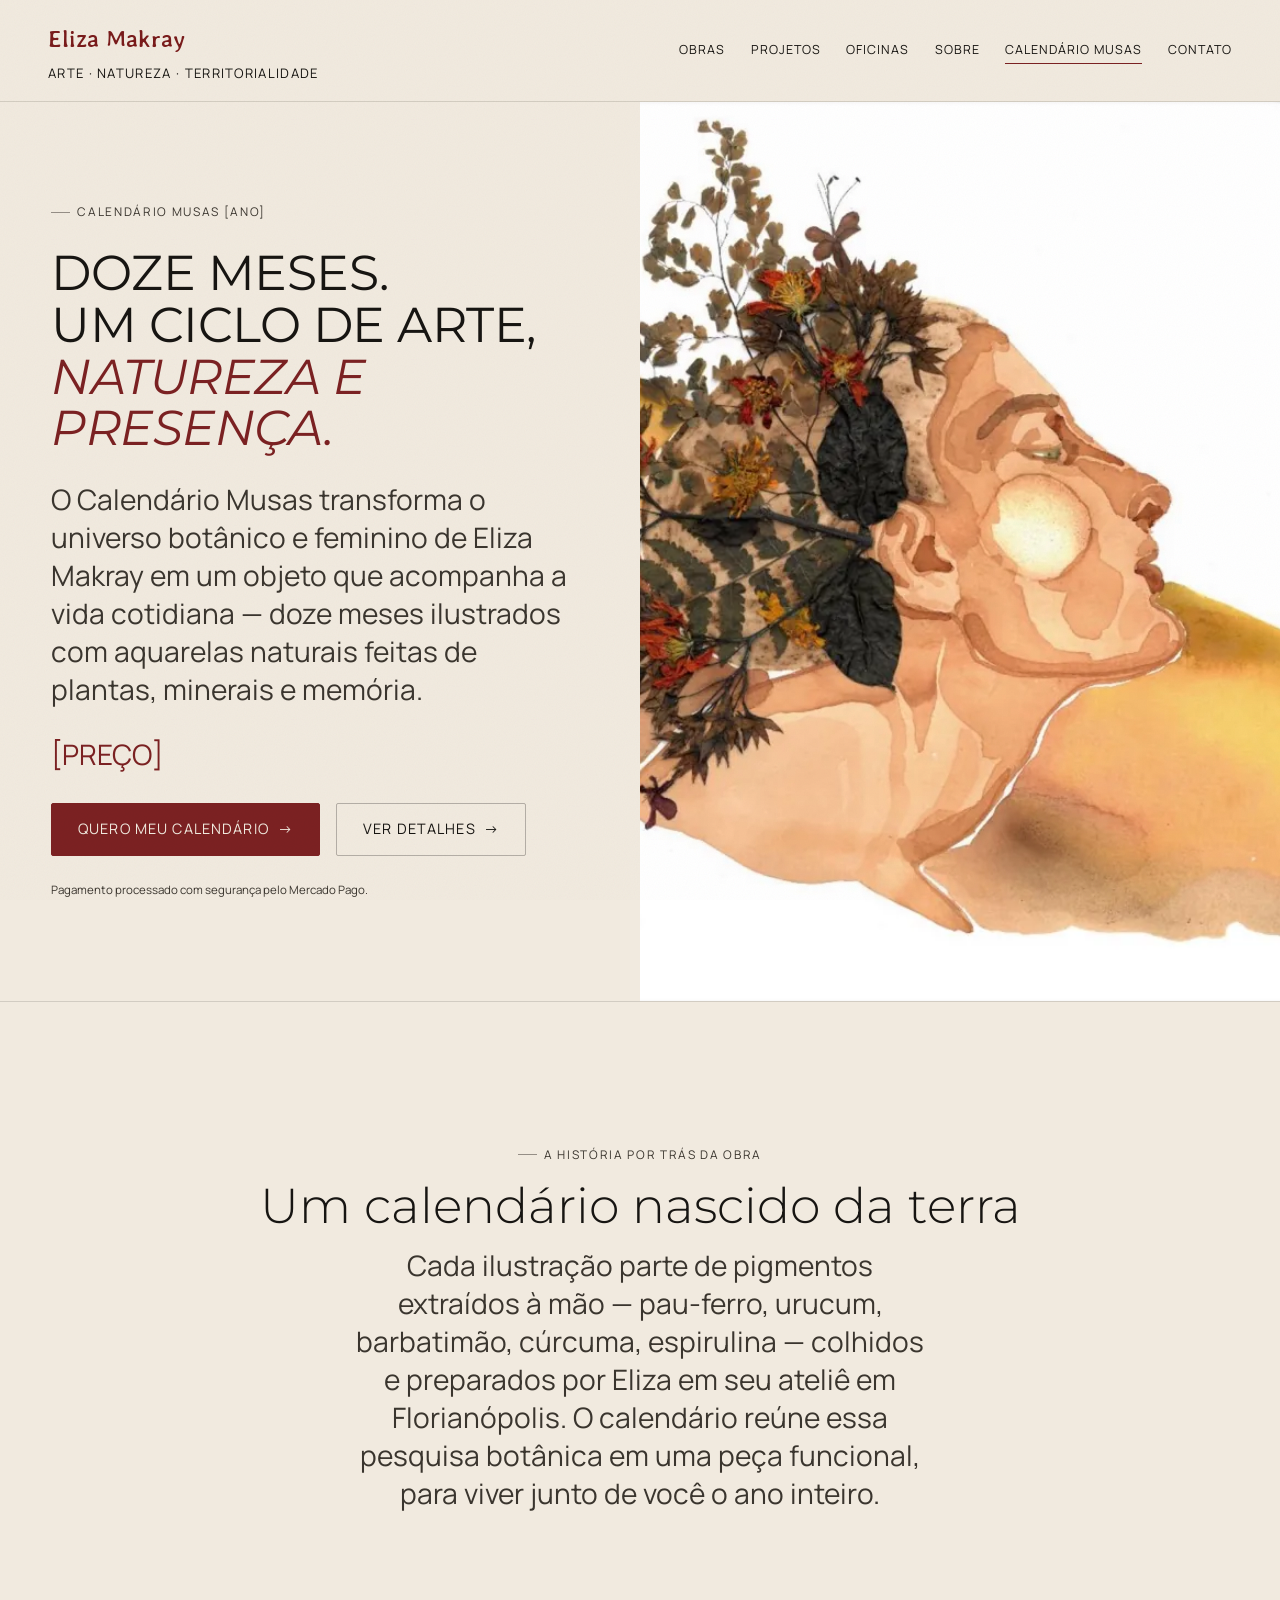
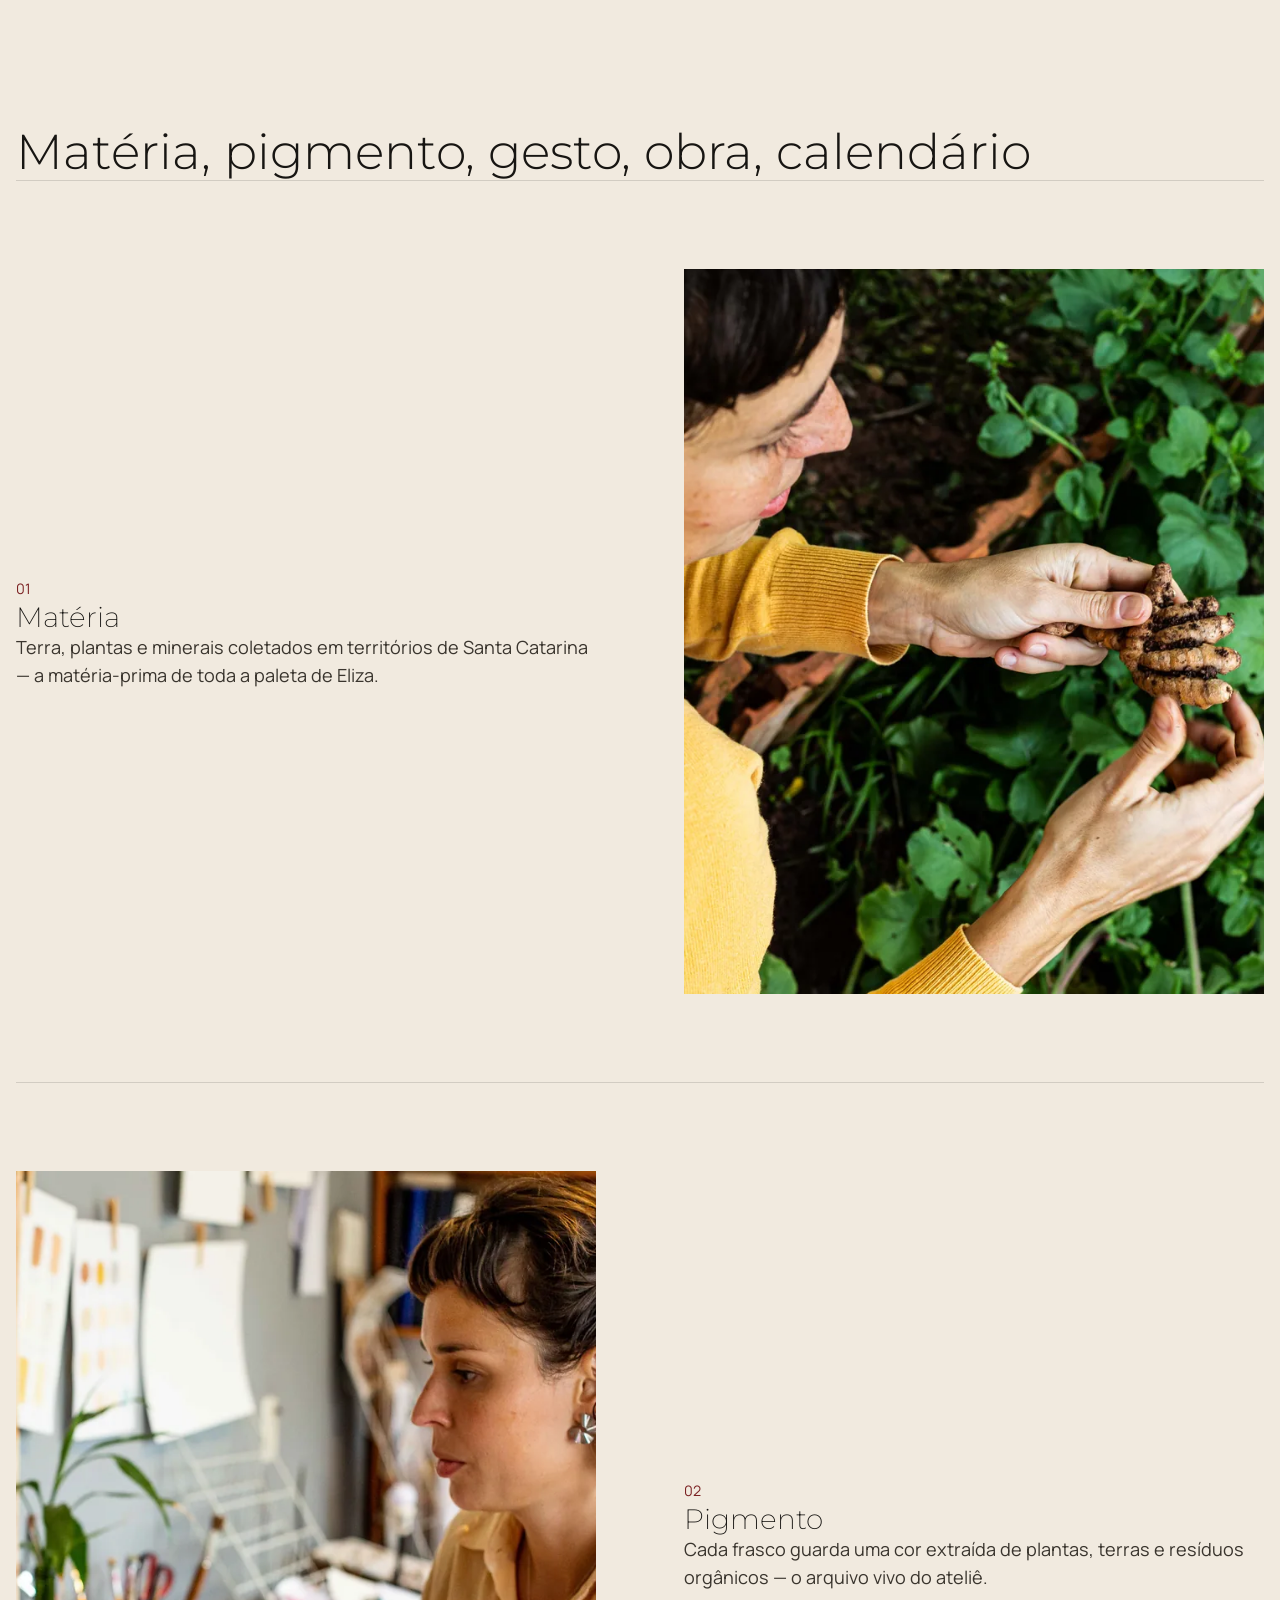
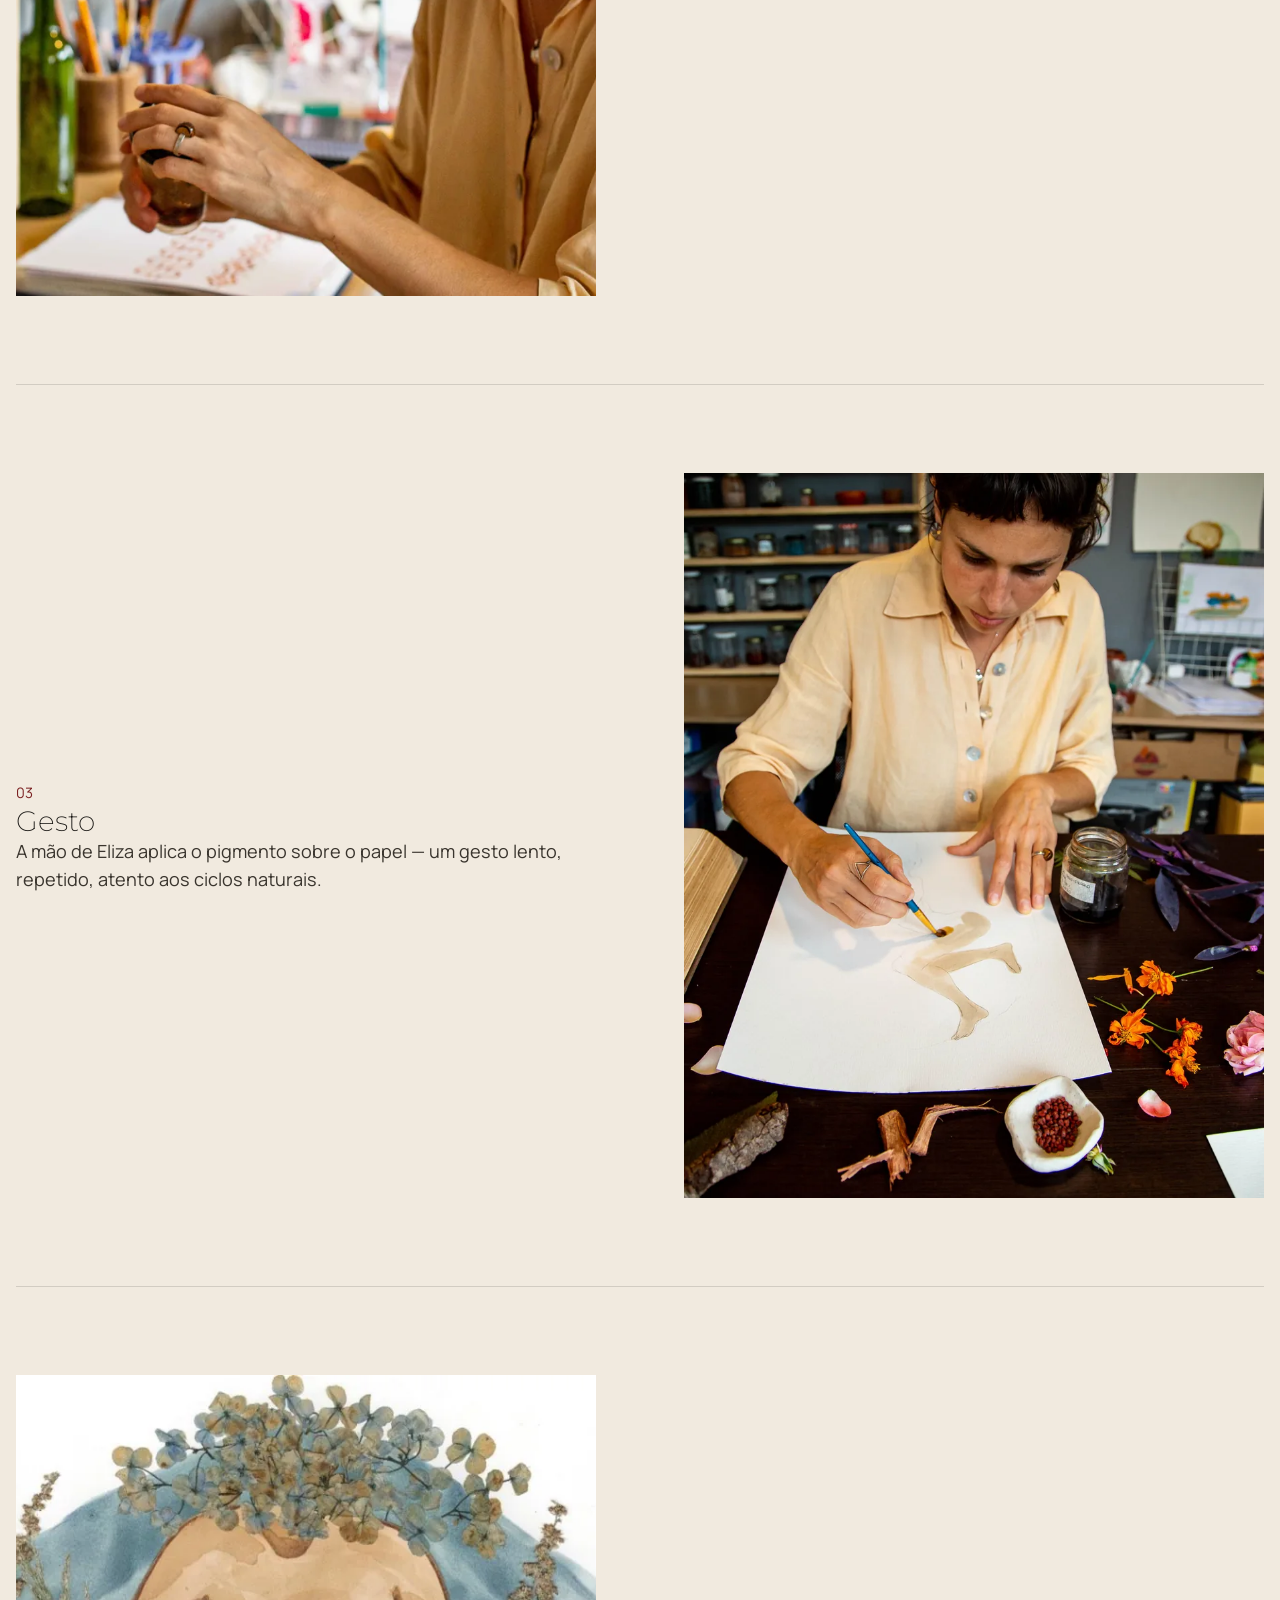
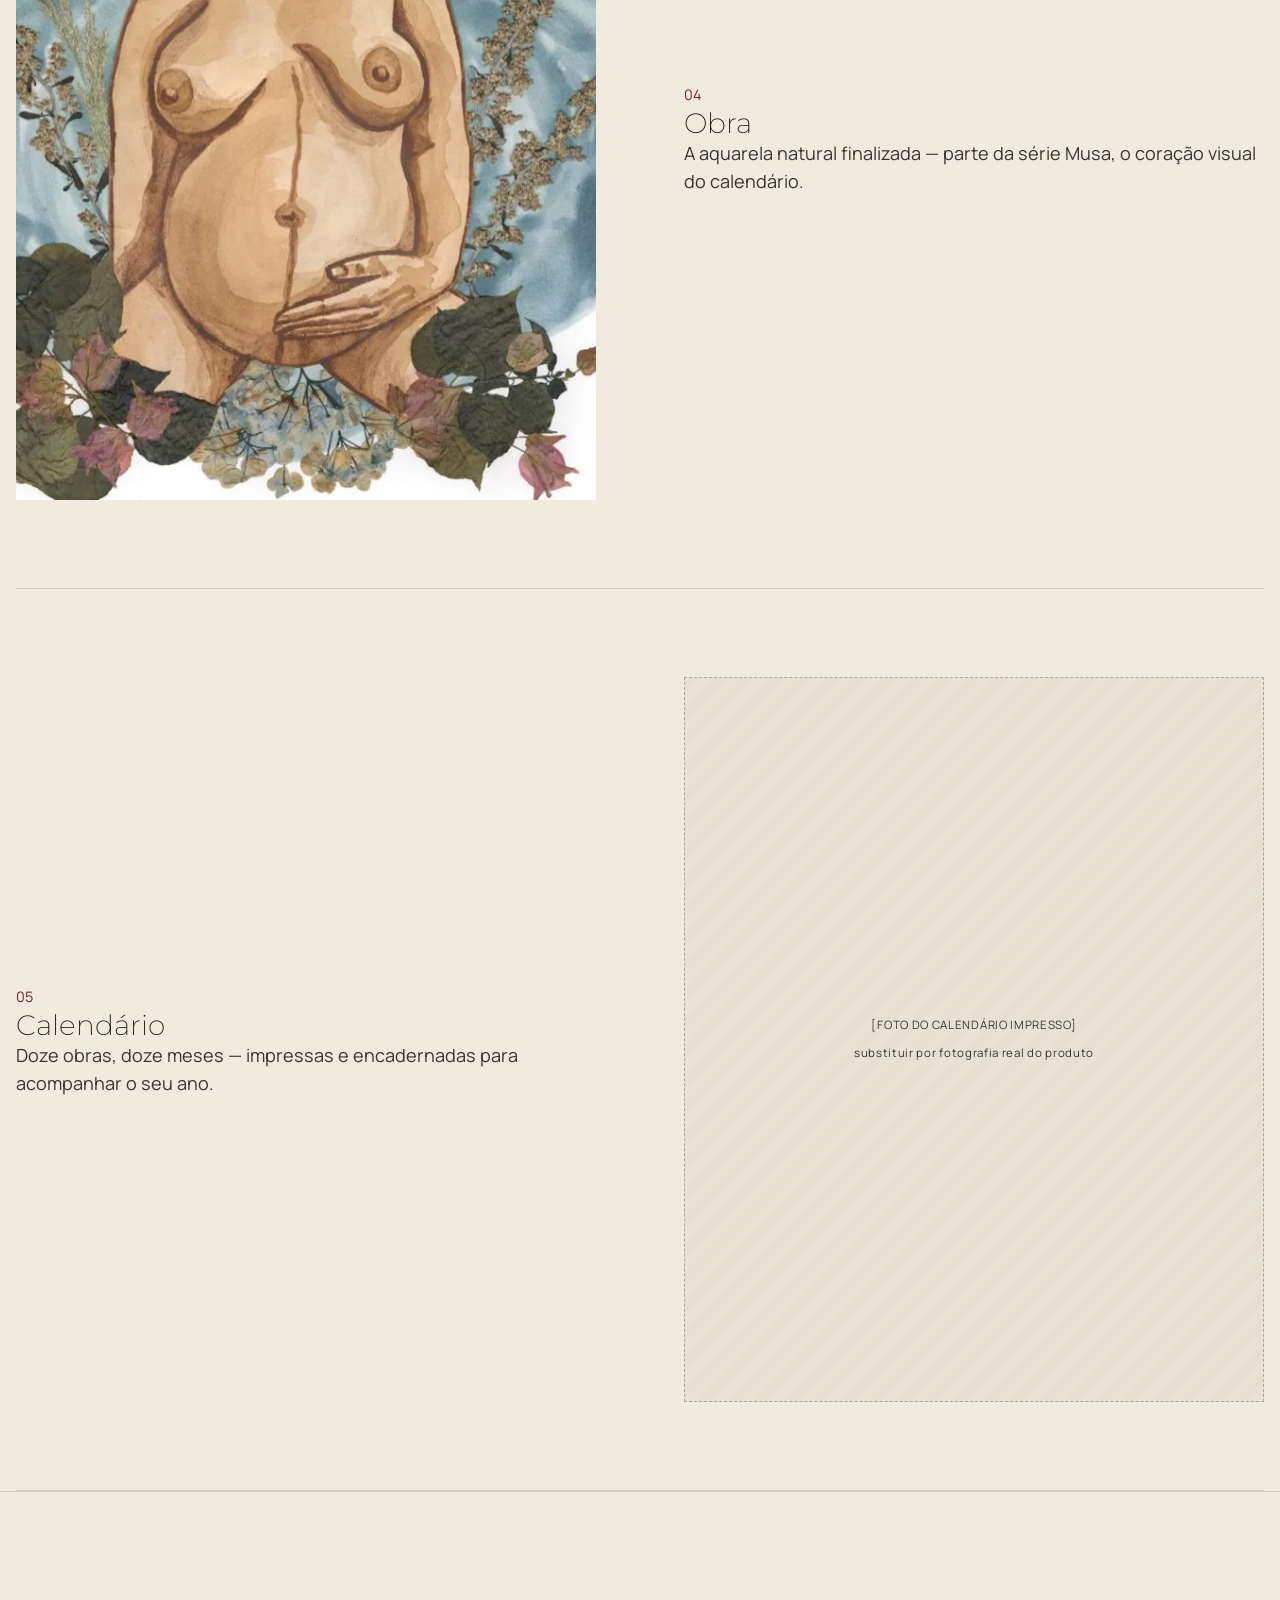
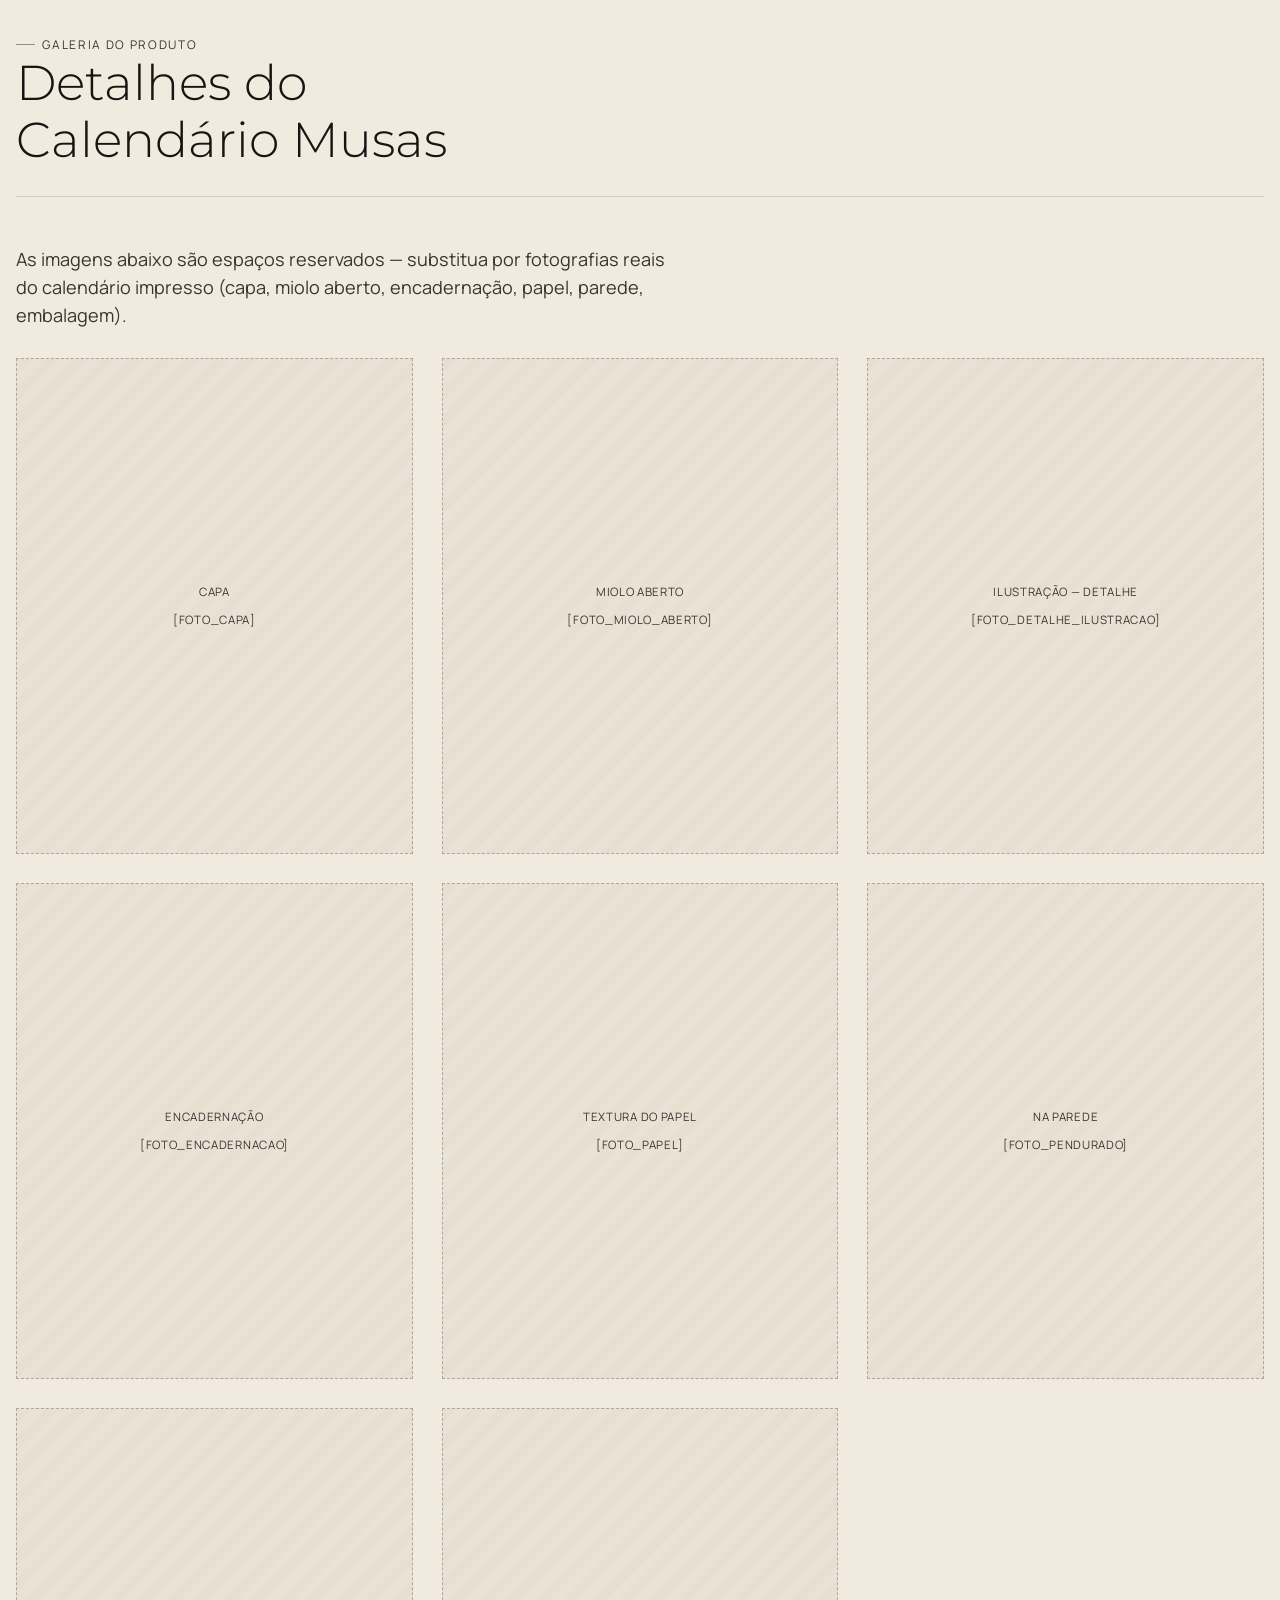
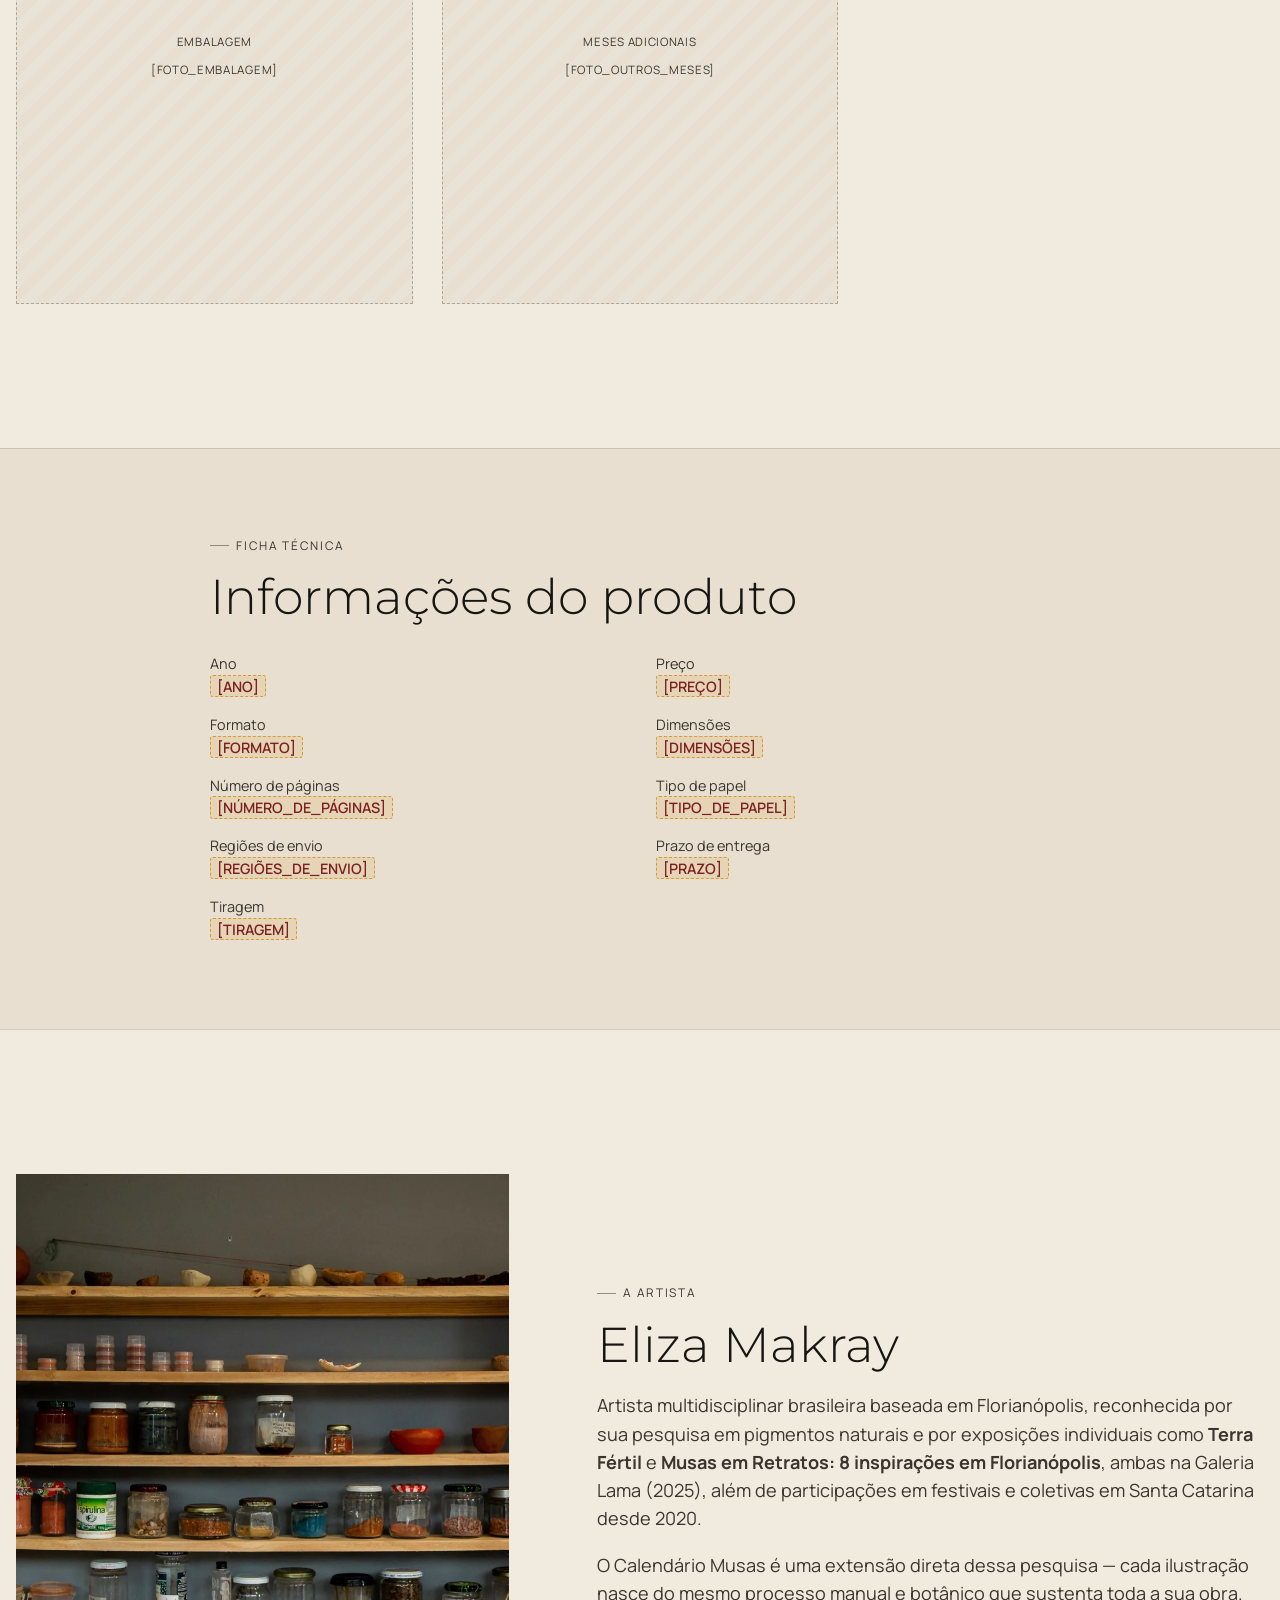
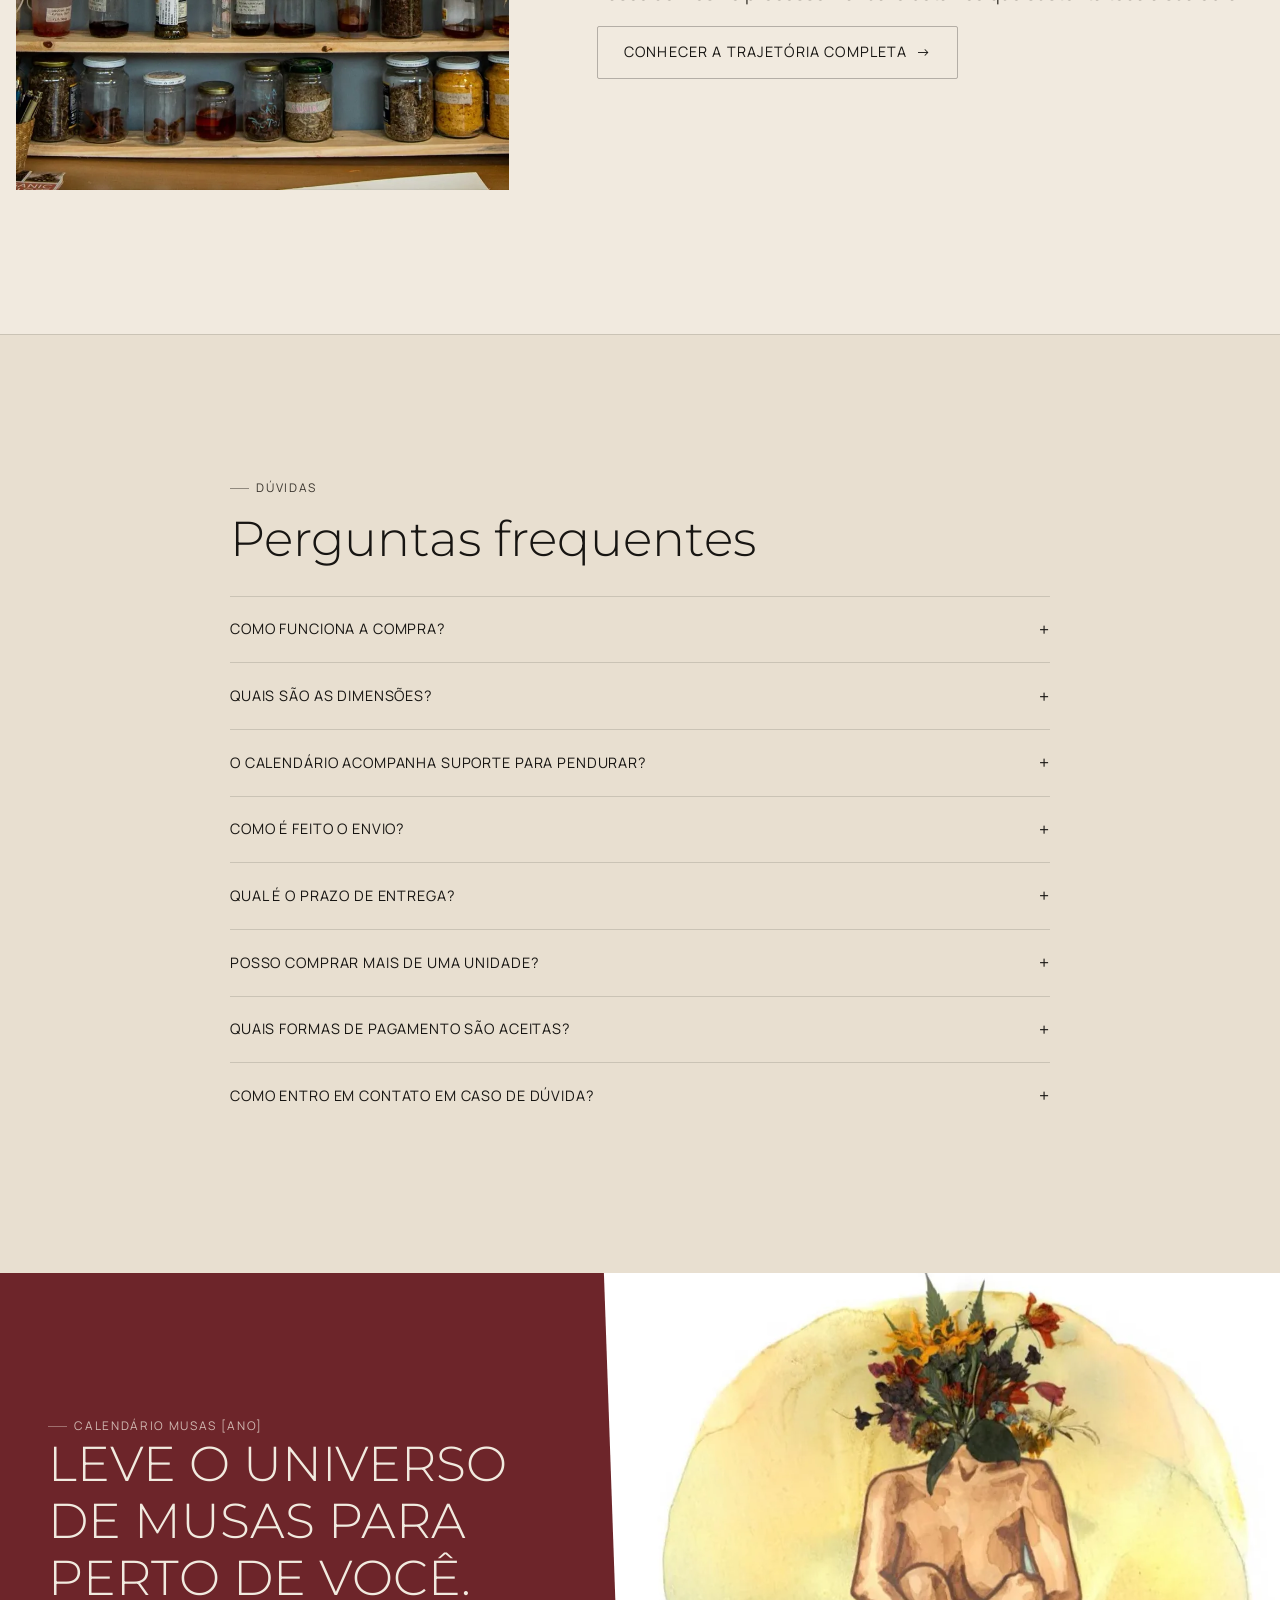
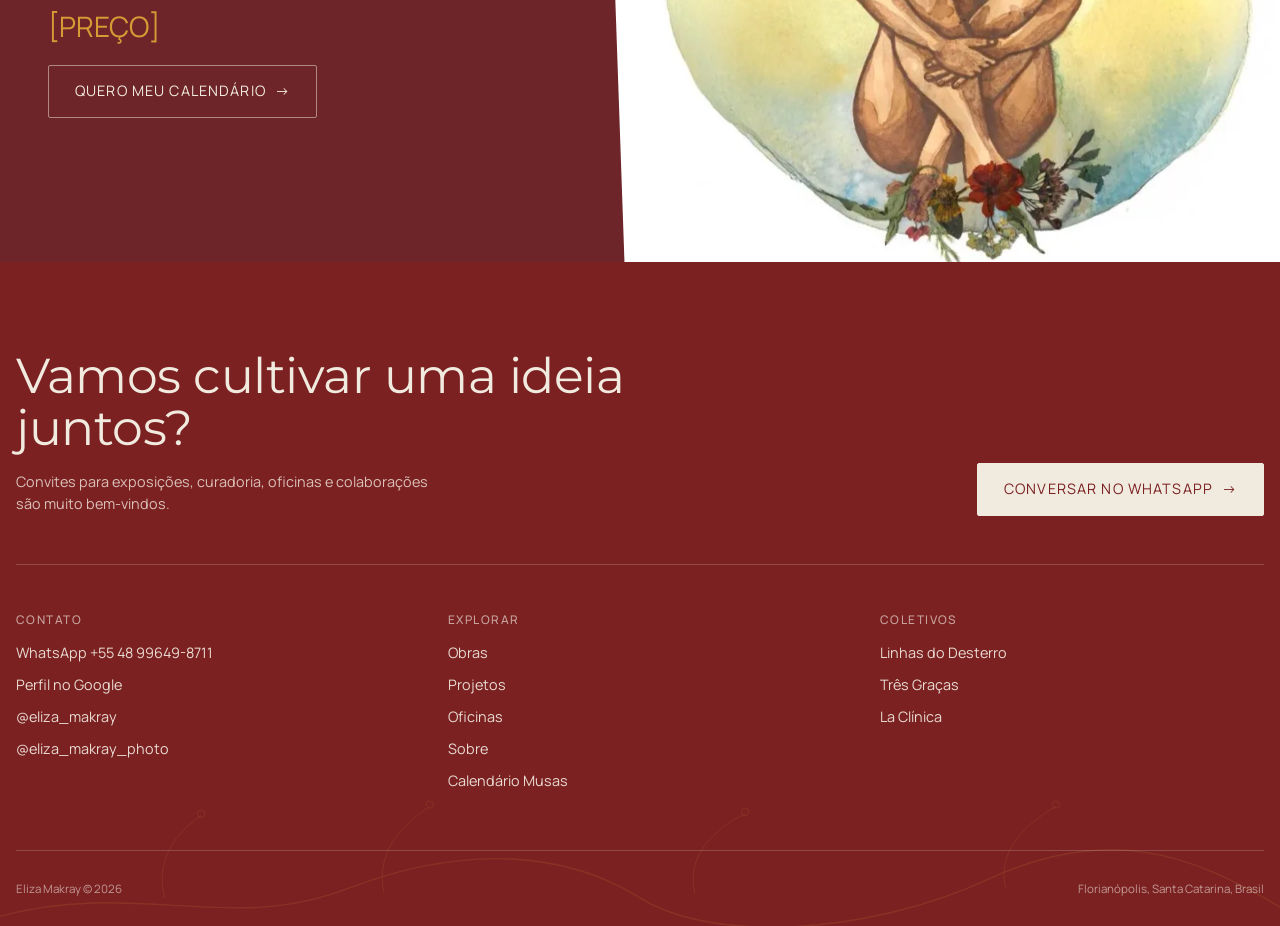
<file: calendario.html>
<!DOCTYPE html>
<html lang="pt-BR">
<head>
<meta charset="UTF-8">
<meta name="viewport" content="width=device-width, initial-scale=1.0">
<title>Calendário Musas [ANO] — Eliza Makray</title>
<meta name="description" content="Calendário Musas: doze meses do universo botânico de Eliza Makray, um ciclo de arte, natureza e presença. Peça colecionável em edição limitada.">
<link rel="canonical" href="https://elizamakray.com/calendario.html">
<meta property="og:type" content="product">
<meta property="og:title" content="Calendário Musas [ANO] — Eliza Makray">
<meta property="og:description" content="Doze meses de arte, natureza e presença. Um objeto colecionável do universo de Eliza Makray.">
<meta property="og:image" content="https://elizamakray.com/assets/social/og-image.jpg">
<meta property="og:image:width" content="1200">
<meta property="og:image:height" content="630">
<meta property="og:url" content="https://elizamakray.com/calendario.html">
<meta property="og:locale" content="pt_BR">
<meta name="twitter:card" content="summary_large_image">
<meta name="twitter:title" content="Calendário Musas [ANO] — Eliza Makray">
<meta name="twitter:description" content="Doze meses de arte, natureza e presença. Um objeto colecionável do universo de Eliza Makray.">
<meta name="twitter:image" content="https://elizamakray.com/assets/social/og-image.jpg">
<link rel="icon" href="assets/icons/favicon.svg" type="image/svg+xml">
<link rel="icon" href="assets/icons/favicon-32.png" sizes="32x32" type="image/png">
<link rel="icon" href="assets/icons/favicon-16.png" sizes="16x16" type="image/png">
<link rel="apple-touch-icon" href="assets/icons/apple-touch-icon.png">
<link rel="preconnect" href="https://fonts.googleapis.com">
<link rel="preconnect" href="https://fonts.gstatic.com" crossorigin>
<link rel="stylesheet" href="styles.css">
<script type="application/ld+json">
{
  "@context": "https://schema.org",
  "@type": "Product",
  "name": "Calendário Musas [ANO]",
  "description": "Calendário anual com aquarelas naturais e fotografias de Eliza Makray, celebrando o universo botânico e feminino da artista.",
  "brand": { "@type": "Person", "name": "Eliza Makray" }
}
</script>
</head>
<body>
<a class="skip-link" href="#conteudo">Pular para o conteúdo</a>

<header class="site-header">
  <nav class="nav" aria-label="Navegação principal">
    <a href="index.html" class="nav-mark">
      <strong>Eliza Makray</strong>
      <span>Arte · Natureza · Territorialidade</span>
    </a>
    <button class="nav-toggle" aria-expanded="false" aria-controls="nav-links" aria-label="Abrir menu">
      <span></span><span></span><span></span>
    </button>
    <div class="nav-links" id="nav-links" data-open="false">
      <a href="obras.html">Obras</a>
      <a href="projetos.html">Projetos</a>
      <a href="oficinas.html">Oficinas</a>
      <a href="sobre.html">Sobre</a>
      <a href="calendario.html" aria-current="page">Calendário Musas</a>
      <a href="#contato">Contato</a>
    </div>
  </nav>
</header>

<main id="conteudo" data-page="calendario">

  <!-- ============ PRODUCT HERO ============ -->
  <section class="product-hero">
    <div class="product-hero-copy">
      <span class="label eyebrow">Calendário Musas [ANO]</span>
      <h1 class="display" style="font-size:var(--fs-xl)">DOZE MESES.<br>UM CICLO DE ARTE,<br><em style="color:var(--terracotta);font-style:italic">NATUREZA E PRESENÇA.</em></h1>
      <p class="lede" style="color:var(--ink-soft)">O Calendário Musas transforma o universo botânico e feminino de Eliza Makray em um objeto que acompanha a vida cotidiana — doze meses ilustrados com aquarelas naturais feitas de plantas, minerais e memória.</p>
      <div class="price-tag mono">[PREÇO]</div>
      <div style="display:flex;gap:1rem;flex-wrap:wrap">
        <a class="btn btn-primary" id="cta-hero" href="[MERCADO_PAGO_CHECKOUT_URL]" target="_blank" rel="noopener" data-track="calendar_checkout_click" data-label="hero">QUERO MEU CALENDÁRIO <span class="btn-arrow" aria-hidden="true">→</span></a>
        <a class="btn btn-outline" href="#detalhes">Ver detalhes <span class="btn-arrow" aria-hidden="true">→</span></a>
      </div>
      <p class="mono" style="font-size:.72rem;color:var(--ink-soft)">Pagamento processado com segurança pelo Mercado Pago.</p>
    </div>
    <div class="product-hero-media">
      <img src="assets/obras/obra-15.webp" width="1100" height="819" loading="eager" fetchpriority="high" alt="Musa, 2024 — aquarela natural que integra o universo ilustrado do Calendário Musas.">
    </div>
  </section>

  <!-- ============ PRODUCT STORY ============ -->
  <section class="section" aria-labelledby="story-heading">
    <div class="container-narrow" style="text-align:center" data-reveal>
      <span class="label eyebrow" style="justify-content:center">A história por trás da obra</span>
      <h2 id="story-heading" style="margin-block:.8rem">Um calendário nascido da terra</h2>
      <p class="lede" style="margin-inline:auto;color:var(--ink-soft)">Cada ilustração parte de pigmentos extraídos à mão — pau-ferro, urucum, barbatimão, cúrcuma, espirulina — colhidos e preparados por Eliza em seu ateliê em Florianópolis. O calendário reúne essa pesquisa botânica em uma peça funcional, para viver junto de você o ano inteiro.</p>
    </div>
  </section>

  <!-- ============ MATÉRIA → CALENDÁRIO sequence ============ -->
  <section class="mtp-sequence" aria-labelledby="mtp-heading">
    <div class="container" style="padding-block:var(--space-md) 0">
      <span class="label eyebrow" data-reveal>Do material à página</span>
      <h2 id="mtp-heading" data-reveal>Matéria, pigmento, gesto, obra, calendário</h2>
    </div>

    <div class="container mtp-stage" data-reveal>
      <div>
        <span class="mtp-index mono">01</span>
        <h3>Matéria</h3>
        <p style="color:var(--ink-soft)">Terra, plantas e minerais coletados em territórios de Santa Catarina — a matéria-prima de toda a paleta de Eliza.</p>
      </div>
      <div class="mtp-media"><img src="assets/calendario/materia-01.webp" width="1300" height="867" loading="lazy" alt="Eliza Makray colhendo cúrcuma na terra, matéria-prima das aquarelas naturais."></div>
    </div>

    <div class="container mtp-stage" data-reveal>
      <div class="mtp-media"><img src="assets/calendario/pigmento-01.webp" width="1300" height="867" loading="lazy" style="object-position:78% center" alt="Eliza Makray observando frascos de pigmentos naturais em prateleira de seu ateliê."></div>
      <div>
        <span class="mtp-index mono">02</span>
        <h3>Pigmento</h3>
        <p style="color:var(--ink-soft)">Cada frasco guarda uma cor extraída de plantas, terras e resíduos orgânicos — o arquivo vivo do ateliê.</p>
      </div>
    </div>

    <div class="container mtp-stage" data-reveal>
      <div>
        <span class="mtp-index mono">03</span>
        <h3>Gesto</h3>
        <p style="color:var(--ink-soft)">A mão de Eliza aplica o pigmento sobre o papel — um gesto lento, repetido, atento aos ciclos naturais.</p>
      </div>
      <div class="mtp-media"><img src="assets/calendario/gesto-01.webp" width="867" height="1300" loading="lazy" alt="Eliza Makray pintando com aquarela natural em seu ateliê, mãos manchadas de pigmento."></div>
    </div>

    <div class="container mtp-stage" data-reveal>
      <div class="mtp-media"><img src="assets/obras/obra-19.webp" width="1100" height="768" loading="lazy" alt="Musa, 2025 — aquarela natural finalizada, parte do universo ilustrado do Calendário Musas."></div>
      <div>
        <span class="mtp-index mono">04</span>
        <h3>Obra</h3>
        <p style="color:var(--ink-soft)">A aquarela natural finalizada — parte da série Musa, o coração visual do calendário.</p>
      </div>
    </div>

    <div class="container mtp-stage" data-reveal style="border-bottom:1px solid var(--line)">
      <div>
        <span class="mtp-index mono">05</span>
        <h3>Calendário</h3>
        <p style="color:var(--ink-soft)">Doze obras, doze meses — impressas e encadernadas para acompanhar o seu ano.</p>
      </div>
      <div class="mtp-media media-placeholder">
        <span class="mono">[FOTO DO CALENDÁRIO IMPRESSO]</span>
        <span class="mono">substituir por fotografia real do produto</span>
      </div>
    </div>
  </section>

  <!-- ============ PRODUCT GALLERY ============ -->
  <section class="section" id="detalhes" aria-labelledby="gallery-heading" style="border-top:1px solid var(--line)">
    <div class="container">
      <div class="section-head" data-reveal>
        <div>
          <span class="label eyebrow">Galeria do produto</span>
          <h2 id="gallery-heading">Detalhes do Calendário Musas</h2>
        </div>
      </div>
      <p class="mono" style="color:var(--ink-soft);margin-bottom:var(--space-sm)" data-reveal>As imagens abaixo são espaços reservados — substitua por fotografias reais do calendário impresso (capa, miolo aberto, encadernação, papel, parede, embalagem).</p>
      <div class="artwork-grid" data-reveal role="region" aria-label="Galeria de fotos do produto, deslize para ver mais" tabindex="0">
        <div class="media-placeholder" style="aspect-ratio:4/5"><span class="mono">CAPA</span><span class="mono">[FOTO_CAPA]</span></div>
        <div class="media-placeholder" style="aspect-ratio:4/5"><span class="mono">MIOLO ABERTO</span><span class="mono">[FOTO_MIOLO_ABERTO]</span></div>
        <div class="media-placeholder" style="aspect-ratio:4/5"><span class="mono">ILUSTRAÇÃO — DETALHE</span><span class="mono">[FOTO_DETALHE_ILUSTRACAO]</span></div>
        <div class="media-placeholder" style="aspect-ratio:4/5"><span class="mono">ENCADERNAÇÃO</span><span class="mono">[FOTO_ENCADERNACAO]</span></div>
        <div class="media-placeholder" style="aspect-ratio:4/5"><span class="mono">TEXTURA DO PAPEL</span><span class="mono">[FOTO_PAPEL]</span></div>
        <div class="media-placeholder" style="aspect-ratio:4/5"><span class="mono">NA PAREDE</span><span class="mono">[FOTO_PENDURADO]</span></div>
        <div class="media-placeholder" style="aspect-ratio:4/5"><span class="mono">EMBALAGEM</span><span class="mono">[FOTO_EMBALAGEM]</span></div>
        <div class="media-placeholder" style="aspect-ratio:4/5"><span class="mono">MESES ADICIONAIS</span><span class="mono">[FOTO_OUTROS_MESES]</span></div>
      </div>
    </div>
  </section>

  <!-- ============ PRODUCT INFORMATION ============ -->
  <section class="section section--tight" aria-labelledby="info-heading" style="border-top:1px solid var(--line);background:var(--bg-alt)">
    <div class="container-narrow" data-reveal>
      <span class="label eyebrow">Ficha técnica</span>
      <h2 id="info-heading" style="margin-block:.8rem var(--space-sm)">Informações do produto</h2>
      <dl style="display:grid;grid-template-columns:1fr 1fr;gap:1rem 2rem;font-size:var(--fs-sm)">
        <div><dt class="mono" style="color:var(--ink-soft)">Ano</dt><dd><span class="placeholder">[ANO]</span></dd></div>
        <div><dt class="mono" style="color:var(--ink-soft)">Preço</dt><dd><span class="placeholder">[PREÇO]</span></dd></div>
        <div><dt class="mono" style="color:var(--ink-soft)">Formato</dt><dd><span class="placeholder">[FORMATO]</span></dd></div>
        <div><dt class="mono" style="color:var(--ink-soft)">Dimensões</dt><dd><span class="placeholder">[DIMENSÕES]</span></dd></div>
        <div><dt class="mono" style="color:var(--ink-soft)">Número de páginas</dt><dd><span class="placeholder">[NÚMERO_DE_PÁGINAS]</span></dd></div>
        <div><dt class="mono" style="color:var(--ink-soft)">Tipo de papel</dt><dd><span class="placeholder">[TIPO_DE_PAPEL]</span></dd></div>
        <div><dt class="mono" style="color:var(--ink-soft)">Regiões de envio</dt><dd><span class="placeholder">[REGIÕES_DE_ENVIO]</span></dd></div>
        <div><dt class="mono" style="color:var(--ink-soft)">Prazo de entrega</dt><dd><span class="placeholder">[PRAZO]</span></dd></div>
        <div><dt class="mono" style="color:var(--ink-soft)">Tiragem</dt><dd><span class="placeholder">[TIRAGEM]</span></dd></div>
      </dl>
    </div>
  </section>

  <!-- ============ ARTIST CREDIBILITY ============ -->
  <section class="section" aria-labelledby="artist-heading" style="border-top:1px solid var(--line)">
    <div class="container manifesto">
      <div data-reveal>
        <img src="assets/portraits/artist-portrait-01.webp" width="1700" height="1133" loading="lazy" alt="Retrato de Eliza Makray em seu ateliê." style="aspect-ratio:4/5;object-fit:cover">
      </div>
      <div data-reveal>
        <span class="label eyebrow">A artista</span>
        <h2 id="artist-heading" style="margin-block:.8rem 1.2rem">Eliza Makray</h2>
        <p style="color:var(--ink-soft);margin-bottom:1.2rem">Artista multidisciplinar brasileira baseada em Florianópolis, reconhecida por sua pesquisa em pigmentos naturais e por exposições individuais como <strong>Terra Fértil</strong> e <strong>Musas em Retratos: 8 inspirações em Florianópolis</strong>, ambas na Galeria Lama (2025), além de participações em festivais e coletivas em Santa Catarina desde 2020.</p>
        <p style="color:var(--ink-soft)">O Calendário Musas é uma extensão direta dessa pesquisa — cada ilustração nasce do mesmo processo manual e botânico que sustenta toda a sua obra.</p>
        <a class="btn btn-outline" href="sobre.html" style="margin-top:1.2rem">Conhecer a trajetória completa <span class="btn-arrow" aria-hidden="true">→</span></a>
      </div>
    </div>
  </section>

  <!-- ============ FAQ ============ -->
  <section class="section" aria-labelledby="faq-heading" style="border-top:1px solid var(--line);background:var(--bg-alt)">
    <div class="container-narrow faq-wrap" data-reveal>
      <span class="label eyebrow">Dúvidas</span>
      <h2 id="faq-heading" style="margin-block:.8rem var(--space-sm)">Perguntas frequentes</h2>

      <button class="accordion-trigger" data-accordion-trigger aria-expanded="false" aria-controls="faq-1">Como funciona a compra?<span class="plus" aria-hidden="true">+</span></button>
      <div class="accordion-panel" id="faq-1" data-accordion-panel><div class="accordion-panel-inner"><p>Ao clicar em "Quero meu calendário", você será direcionado ao checkout seguro do Mercado Pago para concluir o pagamento. Após a confirmação, você receberá as próximas informações por e-mail ou WhatsApp.</p></div></div>

      <button class="accordion-trigger" data-accordion-trigger aria-expanded="false" aria-controls="faq-2">Quais são as dimensões?<span class="plus" aria-hidden="true">+</span></button>
      <div class="accordion-panel" id="faq-2" data-accordion-panel><div class="accordion-panel-inner"><p><span class="placeholder">[DIMENSÕES]</span> — informação a confirmar.</p></div></div>

      <button class="accordion-trigger" data-accordion-trigger aria-expanded="false" aria-controls="faq-3">O calendário acompanha suporte para pendurar?<span class="plus" aria-hidden="true">+</span></button>
      <div class="accordion-panel" id="faq-3" data-accordion-panel><div class="accordion-panel-inner"><p><span class="placeholder">[SUPORTE_PARA_PENDURAR]</span> — informação a confirmar.</p></div></div>

      <button class="accordion-trigger" data-accordion-trigger aria-expanded="false" aria-controls="faq-4">Como é feito o envio?<span class="plus" aria-hidden="true">+</span></button>
      <div class="accordion-panel" id="faq-4" data-accordion-panel><div class="accordion-panel-inner"><p>Envio para <span class="placeholder">[REGIÕES_DE_ENVIO]</span>, com embalagem cuidadosa para preservar a peça em trânsito.</p></div></div>

      <button class="accordion-trigger" data-accordion-trigger aria-expanded="false" aria-controls="faq-5">Qual é o prazo de entrega?<span class="plus" aria-hidden="true">+</span></button>
      <div class="accordion-panel" id="faq-5" data-accordion-panel><div class="accordion-panel-inner"><p>O prazo estimado é de <span class="placeholder">[PRAZO]</span> após a confirmação do pagamento.</p></div></div>

      <button class="accordion-trigger" data-accordion-trigger aria-expanded="false" aria-controls="faq-6">Posso comprar mais de uma unidade?<span class="plus" aria-hidden="true">+</span></button>
      <div class="accordion-panel" id="faq-6" data-accordion-panel><div class="accordion-panel-inner"><p>Sim — a quantidade pode ser ajustada diretamente no checkout do Mercado Pago, sujeita à disponibilidade da tiragem de <span class="placeholder">[TIRAGEM]</span> exemplares.</p></div></div>

      <button class="accordion-trigger" data-accordion-trigger aria-expanded="false" aria-controls="faq-7">Quais formas de pagamento são aceitas?<span class="plus" aria-hidden="true">+</span></button>
      <div class="accordion-panel" id="faq-7" data-accordion-panel><div class="accordion-panel-inner"><p>Todas as formas de pagamento oferecidas pelo Mercado Pago no checkout — cartão de crédito, débito, Pix e boleto, conforme disponibilidade.</p></div></div>

      <button class="accordion-trigger" data-accordion-trigger aria-expanded="false" aria-controls="faq-8">Como entro em contato em caso de dúvida?<span class="plus" aria-hidden="true">+</span></button>
      <div class="accordion-panel" id="faq-8" data-accordion-panel><div class="accordion-panel-inner"><p>Escreva para <span class="placeholder">elizamakrayarte@gmail.com</span> ou pelo <a href="https://wa.me/5548996498711?text=Ol%C3%A1%20Eliza%21%20Vim%20pelo%20seu%20site%20%28elizamakray.com%29%20e%20gostaria%20de%20conversar." data-track="whatsapp_click" style="text-decoration:underline" target="_blank" rel="noopener">WhatsApp</a>.</p></div></div>
    </div>
  </section>

  <!-- ============ FINAL CTA ============ -->
  <section class="calendar-transition" style="background:var(--burgundy)" data-reveal>
    <div class="calendar-transition-copy">
      <span class="label label--on-dark eyebrow">Calendário Musas [ANO]</span>
      <h2>LEVE O UNIVERSO<br>DE MUSAS PARA<br>PERTO DE VOCÊ.</h2>
      <div class="price-tag mono" style="color:var(--pollen)">[PREÇO]</div>
      <a class="btn btn-outline--light" href="[MERCADO_PAGO_CHECKOUT_URL]" target="_blank" rel="noopener" data-track="calendar_checkout_click" data-label="final_cta" style="margin-top:1rem">QUERO MEU CALENDÁRIO <span class="btn-arrow" aria-hidden="true">→</span></a>
    </div>
    <div class="calendar-transition-visual">
      <img src="assets/obras/obra-17.webp" width="1100" height="766" loading="lazy" alt="Musa, 2025 — aquarela natural do universo do Calendário Musas.">
    </div>
  </section>
</main>

<div class="sticky-buy" data-sticky-buy>
  <div class="sticky-buy-info">
    <strong>Calendário Musas [ANO]</strong>
    <span>[PREÇO]</span>
  </div>
  <a class="btn btn-primary" href="[MERCADO_PAGO_CHECKOUT_URL]" target="_blank" rel="noopener" data-track="calendar_checkout_click" data-label="sticky_bar">Comprar</a>
</div>

<footer class="site-footer" id="contato">
  <div class="footer-botanical" aria-hidden="true">
    <svg viewBox="0 0 1400 260" fill="none" xmlns="http://www.w3.org/2000/svg" preserveAspectRatio="xMidYMax slice">
      <path d="M0 220 C 150 180, 250 240, 380 190 S 620 150, 700 200 S 950 240, 1080 180 S 1300 150, 1400 210" stroke="currentColor" stroke-width="1.5"/>
      <path d="M180 200 C 170 160, 190 130, 220 110" stroke="currentColor" stroke-width="1"/>
      <path d="M420 195 C 410 150, 440 120, 470 100" stroke="currentColor" stroke-width="1"/>
      <path d="M760 195 C 750 155, 780 125, 815 108" stroke="currentColor" stroke-width="1"/>
      <path d="M1100 190 C 1090 150, 1120 120, 1155 100" stroke="currentColor" stroke-width="1"/>
      <circle cx="220" cy="108" r="4" stroke="currentColor"/>
      <circle cx="470" cy="98" r="4" stroke="currentColor"/>
      <circle cx="815" cy="106" r="4" stroke="currentColor"/>
      <circle cx="1155" cy="98" r="4" stroke="currentColor"/>
    </svg>
  </div>
  <div class="footer-inner container">
    <div class="footer-top">
      <div>
        <h2 class="footer-cta display">Vamos cultivar uma ideia juntos?</h2>
        <p class="footer-lede">Convites para exposições, curadoria, oficinas e colaborações são muito bem-vindos.</p>
      </div>
      <a class="btn btn-light" href="https://wa.me/5548996498711?text=Ol%C3%A1%20Eliza%21%20Vim%20pelo%20seu%20site%20%28elizamakray.com%29%20e%20gostaria%20de%20conversar." data-track="whatsapp_click" data-label="footer_cta" target="_blank" rel="noopener">Conversar no WhatsApp <span class="btn-arrow" aria-hidden="true">→</span></a>
    </div>
    <div class="footer-grid">
      <div class="footer-col">
        <h4>Contato</h4>
        <a href="https://wa.me/5548996498711?text=Ol%C3%A1%20Eliza%21%20Vim%20pelo%20seu%20site%20%28elizamakray.com%29%20e%20gostaria%20de%20conversar." data-track="whatsapp_click" data-label="footer_number" target="_blank" rel="noopener">WhatsApp +55 48 99649-8711</a>
        <a href="https://maps.app.goo.gl/YirxrHpd8r8B4ydb7" data-track="contact_click" data-label="google_profile" target="_blank" rel="noopener">Perfil no Google</a>
        <a href="https://www.instagram.com/eliza_makray/" target="_blank" rel="noopener">@eliza_makray</a>
        <a href="https://www.instagram.com/eliza_makray_photo/" target="_blank" rel="noopener">@eliza_makray_photo</a>
      </div>
      <div class="footer-col">
        <h4>Explorar</h4>
        <a href="obras.html">Obras</a>
        <a href="projetos.html">Projetos</a>
        <a href="oficinas.html">Oficinas</a>
        <a href="sobre.html">Sobre</a>
        <a href="calendario.html">Calendário Musas</a>
      </div>
      <div class="footer-col">
        <h4>Coletivos</h4>
        <a href="https://instagram.com/linhas_do_desterro" target="_blank" rel="noopener">Linhas do Desterro</a>
        <a href="https://instagram.com/tresgracas" target="_blank" rel="noopener">Três Graças</a>
        <a href="https://instagram.com/laclinicabr" target="_blank" rel="noopener">La Clínica</a>
      </div>
    </div>
    <div class="footer-bottom">
      <span>Eliza Makray © <span data-year></span></span>
      <span>Florianópolis, Santa Catarina, Brasil</span>
    </div>
  </div>
</footer>

<script src="script.js" defer></script>
</body>
</html>
</file>
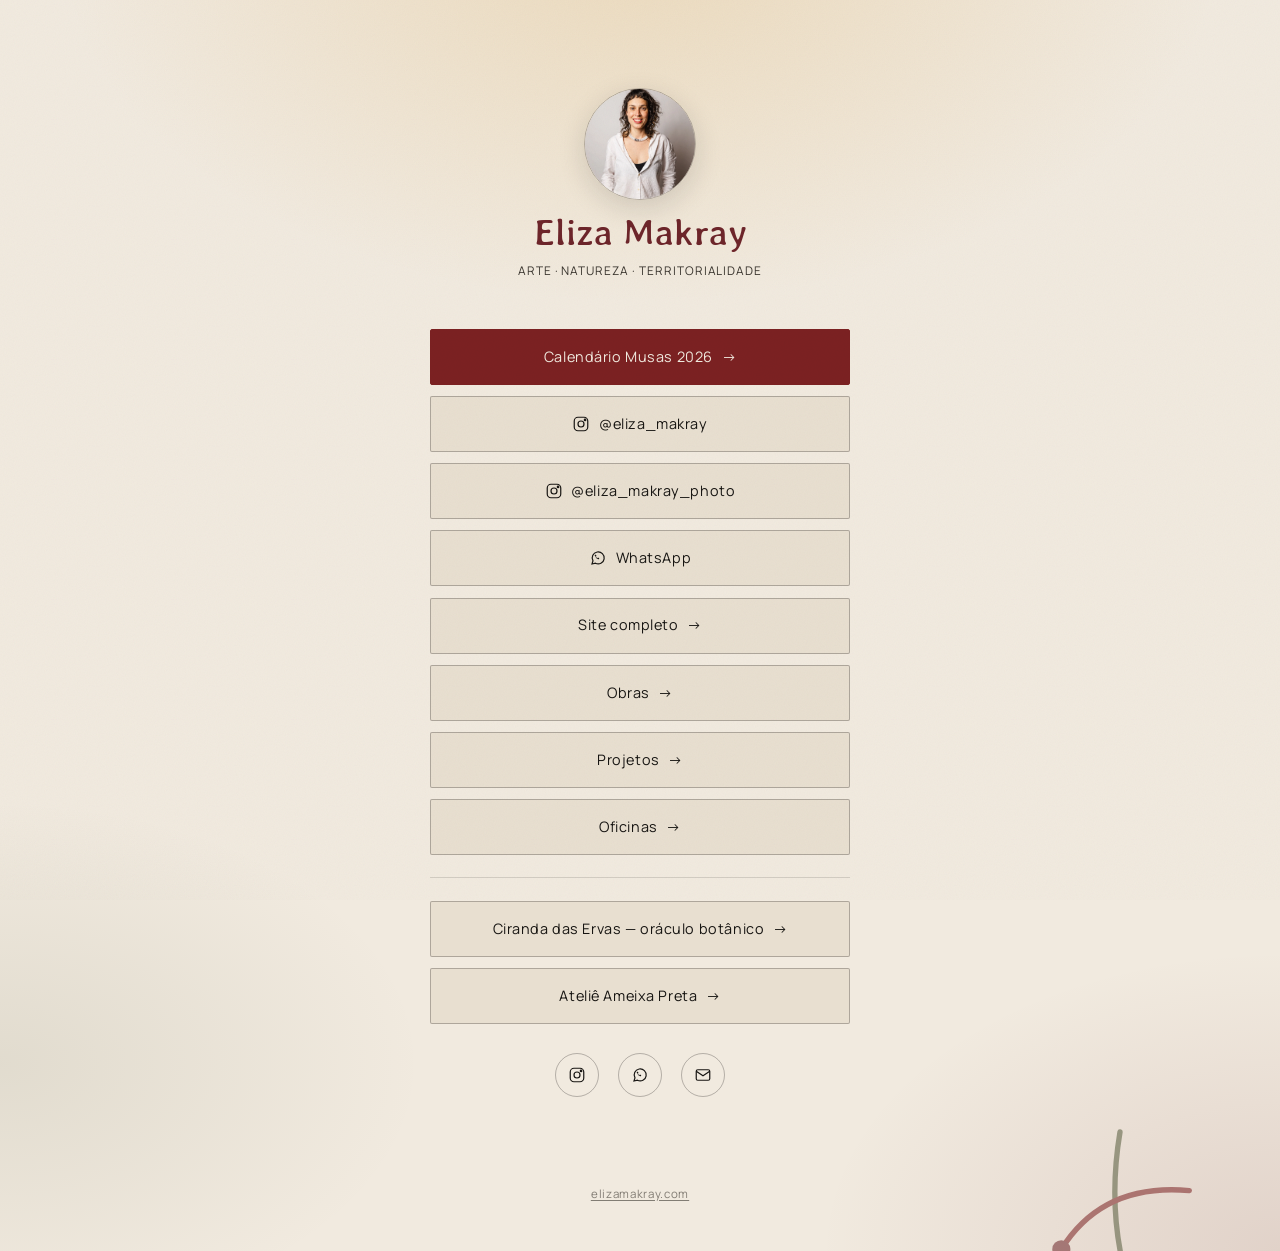
<file: links.html>
<!DOCTYPE html>
<html lang="pt-BR">
<head>
<meta charset="UTF-8">
<meta name="viewport" content="width=device-width, initial-scale=1.0">
<title>Eliza Makray — Links</title>
<meta name="description" content="Arte, natureza e territorialidade. Todos os links de Eliza Makray em um só lugar.">
<link rel="canonical" href="https://elizamakray.com/links.html">
<meta property="og:type" content="website">
<meta property="og:title" content="Eliza Makray — Links">
<meta property="og:description" content="Arte, natureza e territorialidade. Todos os links de Eliza Makray em um só lugar.">
<meta property="og:image" content="https://elizamakray.com/assets/social/og-image.jpg">
<meta property="og:image:width" content="1200">
<meta property="og:image:height" content="630">
<meta property="og:url" content="https://elizamakray.com/links.html">
<meta property="og:locale" content="pt_BR">
<meta name="twitter:card" content="summary_large_image">
<meta name="twitter:title" content="Eliza Makray — Links">
<meta name="twitter:description" content="Arte, natureza e territorialidade. Todos os links de Eliza Makray em um só lugar.">
<meta name="twitter:image" content="https://elizamakray.com/assets/social/og-image.jpg">
<link rel="icon" href="assets/icons/favicon.svg" type="image/svg+xml">
<link rel="icon" href="assets/icons/favicon-32.png" sizes="32x32" type="image/png">
<link rel="icon" href="assets/icons/favicon-16.png" sizes="16x16" type="image/png">
<link rel="apple-touch-icon" href="assets/icons/apple-touch-icon.png">
<link rel="preconnect" href="https://fonts.googleapis.com">
<link rel="preconnect" href="https://fonts.gstatic.com" crossorigin>
<link rel="stylesheet" href="styles.css">
</head>
<body>
<a class="skip-link" href="#conteudo">Pular para o conteúdo</a>

<main id="conteudo" class="linkbio">
  <svg class="linkbio-motif" viewBox="0 0 480 900" preserveAspectRatio="xMidYMid slice" aria-hidden="true">
    <g fill="none" stroke-linecap="round">
      <path d="M-20 60 C 40 90, 70 130, 60 190" stroke="#565C3D" stroke-width="2"/>
      <path d="M10 100 C 30 95, 45 85, 55 68" stroke="#7b2122" stroke-width="2"/>
      <path d="M22 140 C 44 136, 60 126, 72 108" stroke="#7b2122" stroke-width="2"/>
      <path d="M35 175 C 55 170, 70 160, 80 145" stroke="#7b2122" stroke-width="2"/>
      <circle cx="55" cy="68" r="3.4" fill="#D69B35"/>
      <circle cx="72" cy="108" r="3.4" fill="#D69B35"/>
      <circle cx="80" cy="145" r="3.4" fill="#6D252A"/>

      <path d="M500 780 C 440 750, 410 700, 420 640" stroke="#565C3D" stroke-width="2"/>
      <path d="M470 740 C 448 745, 432 755, 422 772" stroke="#7b2122" stroke-width="2"/>
      <path d="M458 700 C 436 696, 420 704, 408 722" stroke="#7b2122" stroke-width="2"/>
      <path d="M446 662 C 424 660, 408 668, 398 684" stroke="#7b2122" stroke-width="2"/>
      <circle cx="422" cy="772" r="3.4" fill="#D69B35"/>
      <circle cx="408" cy="722" r="3.4" fill="#D69B35"/>
      <circle cx="398" cy="684" r="3.4" fill="#6D252A"/>
    </g>
  </svg>

  <div class="linkbio-inner">
    <div class="linkbio-photo">
      <img src="assets/portraits/artist-portrait-02.webp" width="200" height="200" alt="Eliza Makray">
    </div>
    <span class="linkbio-name logo-font">Eliza Makray</span>
    <span class="linkbio-tagline">Arte · Natureza · Territorialidade</span>

    <nav class="linkbio-list" aria-label="Links">
      <a class="linkbio-link linkbio-link--primary" href="calendario.html" data-track="contact_click" data-label="linkbio_calendario">Calendário Musas 2026 <span class="btn-arrow" aria-hidden="true">→</span></a>
      <a class="linkbio-link linkbio-link--icon" href="https://www.instagram.com/eliza_makray/" target="_blank" rel="noopener" data-track="contact_click" data-label="linkbio_instagram_btn">
        <svg viewBox="0 0 24 24" fill="none" stroke="currentColor" stroke-width="1.6" aria-hidden="true"><rect x="3" y="3" width="18" height="18" rx="5"/><circle cx="12" cy="12" r="4"/><circle cx="17.4" cy="6.6" r="1"/></svg>
        @eliza_makray
      </a>
      <a class="linkbio-link linkbio-link--icon" href="https://www.instagram.com/eliza_makray_photo/" target="_blank" rel="noopener" data-track="contact_click" data-label="linkbio_instagram_photo_btn">
        <svg viewBox="0 0 24 24" fill="none" stroke="currentColor" stroke-width="1.6" aria-hidden="true"><rect x="3" y="3" width="18" height="18" rx="5"/><circle cx="12" cy="12" r="4"/><circle cx="17.4" cy="6.6" r="1"/></svg>
        @eliza_makray_photo
      </a>
      <a class="linkbio-link linkbio-link--icon" href="https://wa.me/5548996498711?text=Ol%C3%A1%20Eliza%21%20Vim%20pelo%20seu%20site%20%28elizamakray.com%29%20e%20gostaria%20de%20conversar." target="_blank" rel="noopener" data-track="whatsapp_click" data-label="linkbio_whatsapp_btn">
        <svg viewBox="0 0 24 24" fill="none" stroke="currentColor" stroke-width="1.6" aria-hidden="true"><path d="M4 20l1.3-4.2A8 8 0 1 1 8.6 19L4 20Z"/><path d="M8.5 9.8c.3 1.8 2 3.6 3.8 3.9.9.1 1.3-.6 1.3-1.1 0-.3-.1-.5-.3-.6l-1.4-.8-.7 1c-.9-.4-1.7-1.2-2.1-2.1l1-.7-.8-1.4c-.1-.2-.3-.3-.6-.3-.5 0-1.2.4-1.2 1.1Z" fill="currentColor" stroke="none"/></svg>
        WhatsApp
      </a>
      <a class="linkbio-link" href="index.html" data-track="contact_click" data-label="linkbio_site">Site completo <span class="btn-arrow" aria-hidden="true">→</span></a>
      <a class="linkbio-link" href="obras.html" data-track="contact_click" data-label="linkbio_obras">Obras <span class="btn-arrow" aria-hidden="true">→</span></a>
      <a class="linkbio-link" href="projetos.html" data-track="contact_click" data-label="linkbio_projetos">Projetos <span class="btn-arrow" aria-hidden="true">→</span></a>
      <a class="linkbio-link" href="oficinas.html" data-track="contact_click" data-label="linkbio_oficinas">Oficinas <span class="btn-arrow" aria-hidden="true">→</span></a>

      <div class="linkbio-divider"></div>

      <a class="linkbio-link" href="https://www.cirandadaservas.com/cirandadaservas" target="_blank" rel="noopener" data-track="contact_click" data-label="linkbio_ciranda">Ciranda das Ervas — oráculo botânico <span class="btn-arrow" aria-hidden="true">→</span></a>
      <a class="linkbio-link" href="https://www.instagram.com/atelieameixapreta/" target="_blank" rel="noopener" data-track="contact_click" data-label="linkbio_atelie">Ateliê Ameixa Preta <span class="btn-arrow" aria-hidden="true">→</span></a>
    </nav>

    <div class="linkbio-social">
      <a href="https://www.instagram.com/eliza_makray/" target="_blank" rel="noopener" aria-label="Instagram" data-track="contact_click" data-label="linkbio_instagram">
        <svg viewBox="0 0 24 24" fill="none" stroke="currentColor" stroke-width="1.6"><rect x="3" y="3" width="18" height="18" rx="5"/><circle cx="12" cy="12" r="4"/><circle cx="17.4" cy="6.6" r="1"/></svg>
      </a>
      <a href="https://wa.me/5548996498711?text=Ol%C3%A1%20Eliza%21%20Vim%20pelo%20seu%20site%20%28elizamakray.com%29%20e%20gostaria%20de%20conversar." target="_blank" rel="noopener" aria-label="WhatsApp" data-track="whatsapp_click" data-label="linkbio_whatsapp">
        <svg viewBox="0 0 24 24" fill="none" stroke="currentColor" stroke-width="1.6"><path d="M4 20l1.3-4.2A8 8 0 1 1 8.6 19L4 20Z"/><path d="M8.5 9.8c.3 1.8 2 3.6 3.8 3.9.9.1 1.3-.6 1.3-1.1 0-.3-.1-.5-.3-.6l-1.4-.8-.7 1c-.9-.4-1.7-1.2-2.1-2.1l1-.7-.8-1.4c-.1-.2-.3-.3-.6-.3-.5 0-1.2.4-1.2 1.1Z" fill="currentColor" stroke="none"/></svg>
      </a>
      <a href="mailto:elizamakrayarte@gmail.com" aria-label="Email" data-track="contact_click" data-label="linkbio_email">
        <svg viewBox="0 0 24 24" fill="none" stroke="currentColor" stroke-width="1.6"><rect x="3" y="5" width="18" height="14" rx="2"/><path d="M3 7l9 6 9-6"/></svg>
      </a>
    </div>

    <p class="linkbio-foot"><a href="index.html">elizamakray.com</a></p>
  </div>
</main>

</body>
</html>
</file>
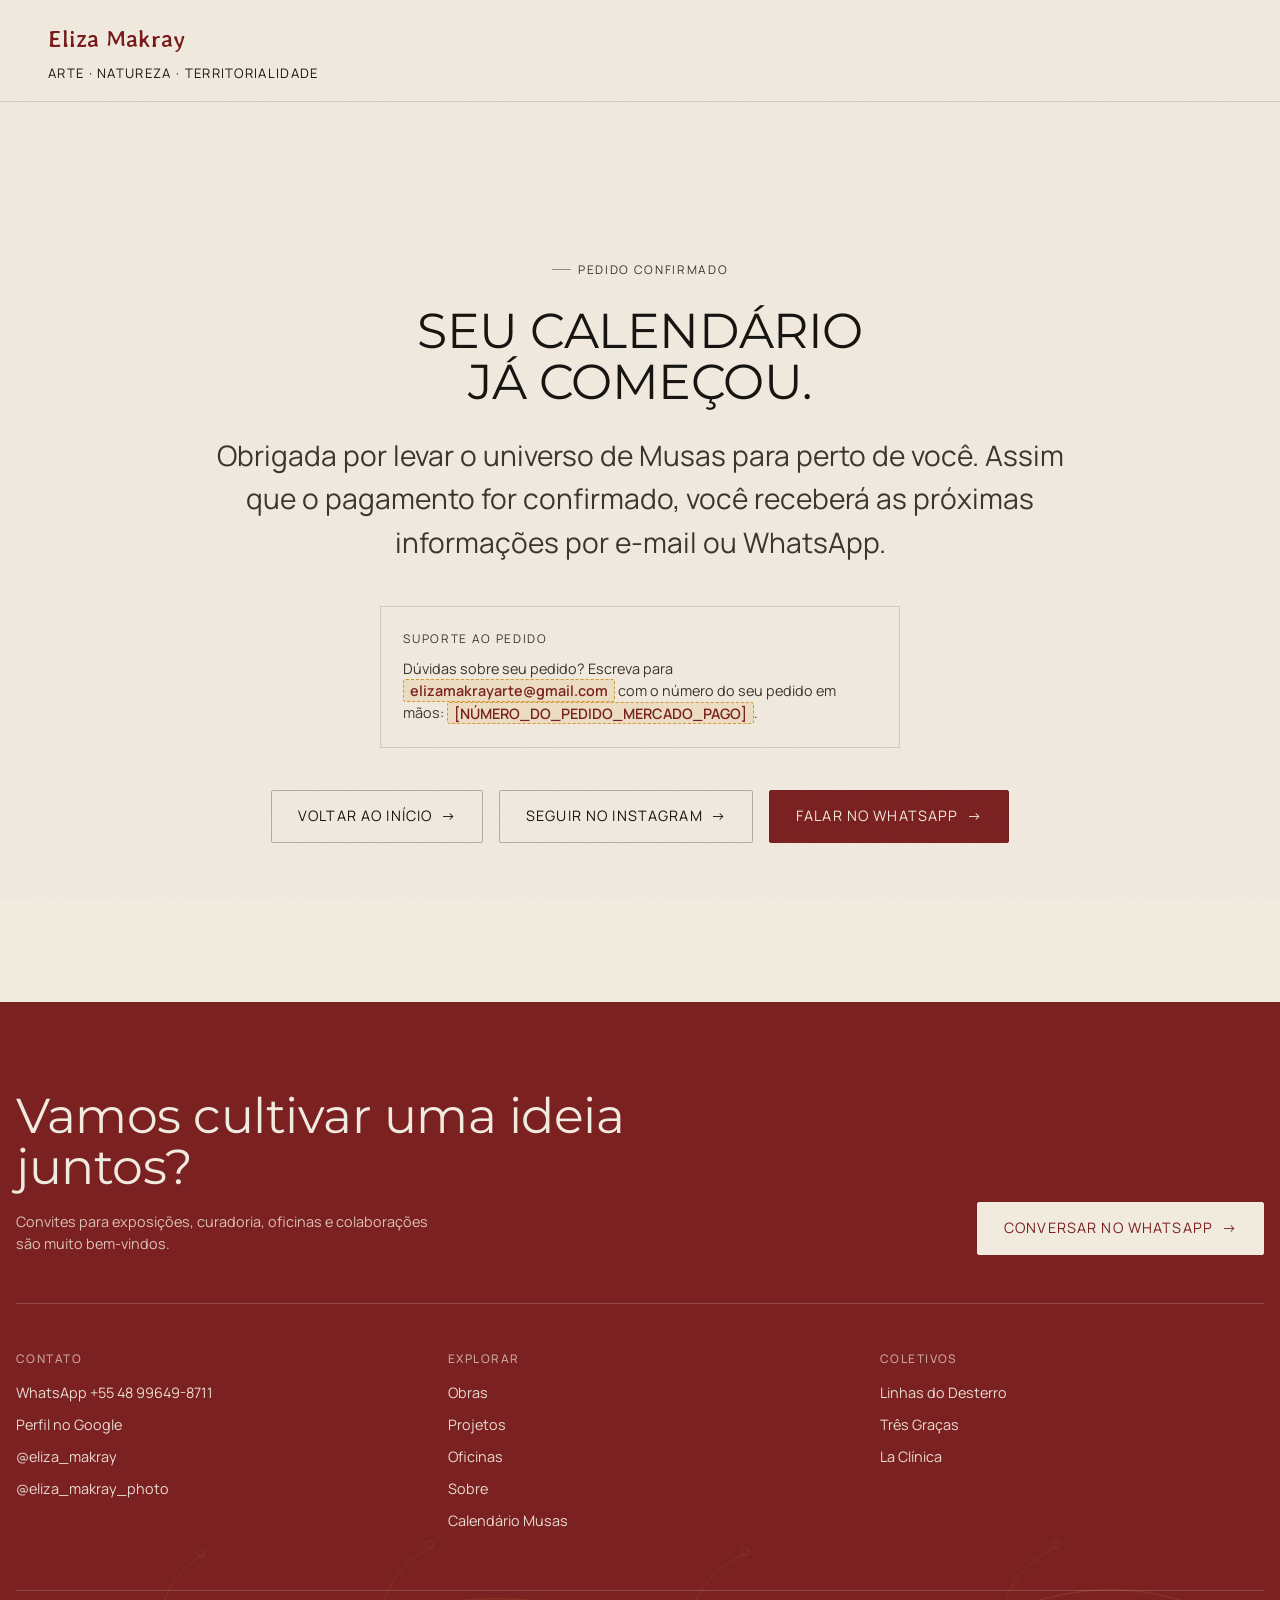
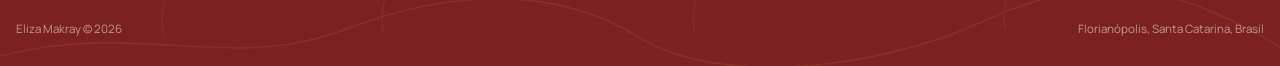
<file: obrigado.html>
<!DOCTYPE html>
<html lang="pt-BR">
<head>
<meta charset="UTF-8">
<meta name="viewport" content="width=device-width, initial-scale=1.0">
<title>Obrigada — Calendário Musas | Eliza Makray</title>
<meta name="description" content="Seu Calendário Musas já começou. Obrigada por levar o universo de Eliza Makray para perto de você.">
<link rel="canonical" href="https://elizamakray.com/obrigado.html">
<meta name="robots" content="noindex">
<meta property="og:type" content="website">
<meta property="og:title" content="Obrigada — Eliza Makray">
<meta property="og:description" content="Seu Calendário Musas já começou. Obrigada por levar o universo de Eliza Makray para perto de você.">
<meta property="og:image" content="https://elizamakray.com/assets/social/og-image.jpg">
<meta property="og:image:width" content="1200">
<meta property="og:image:height" content="630">
<meta property="og:url" content="https://elizamakray.com/obrigado.html">
<meta property="og:locale" content="pt_BR">
<meta name="twitter:card" content="summary_large_image">
<meta name="twitter:title" content="Obrigada — Eliza Makray">
<meta name="twitter:description" content="Seu Calendário Musas já começou. Obrigada por levar o universo de Eliza Makray para perto de você.">
<meta name="twitter:image" content="https://elizamakray.com/assets/social/og-image.jpg">
<link rel="icon" href="assets/icons/favicon.svg" type="image/svg+xml">
<link rel="icon" href="assets/icons/favicon-32.png" sizes="32x32" type="image/png">
<link rel="icon" href="assets/icons/favicon-16.png" sizes="16x16" type="image/png">
<link rel="apple-touch-icon" href="assets/icons/apple-touch-icon.png">
<link rel="preconnect" href="https://fonts.googleapis.com">
<link rel="preconnect" href="https://fonts.gstatic.com" crossorigin>
<link rel="stylesheet" href="styles.css">
</head>
<body>
<a class="skip-link" href="#conteudo">Pular para o conteúdo</a>

<header class="site-header">
  <nav class="nav" aria-label="Navegação principal">
    <a href="index.html" class="nav-mark">
      <strong>Eliza Makray</strong>
      <span>Arte · Natureza · Territorialidade</span>
    </a>
    <div></div>
  </nav>
</header>

<main id="conteudo" data-page="obrigado">
  <section class="thanks-hero">
    <span class="label eyebrow" style="justify-content:center">Pedido confirmado</span>
    <h1 class="display">SEU CALENDÁRIO<br>JÁ COMEÇOU.</h1>
    <p>Obrigada por levar o universo de Musas para perto de você. Assim que o pagamento for confirmado, você receberá as próximas informações por e-mail ou WhatsApp.</p>

    <div style="max-width:520px;margin-top:1rem;padding:1.4rem;border:1px solid var(--line);text-align:left">
      <span class="label mono" style="display:block;margin-bottom:.6rem">Suporte ao pedido</span>
      <p style="color:var(--ink-soft);font-size:var(--fs-sm);max-width:none">Dúvidas sobre seu pedido? Escreva para <span class="placeholder">elizamakrayarte@gmail.com</span> com o número do seu pedido em mãos: <span class="placeholder">[NÚMERO_DO_PEDIDO_MERCADO_PAGO]</span>.</p>
    </div>

    <div class="thanks-links">
      <a class="btn btn-outline" href="index.html">Voltar ao início <span class="btn-arrow" aria-hidden="true">→</span></a>
      <a class="btn btn-outline" href="https://www.instagram.com/eliza_makray/" target="_blank" rel="noopener">Seguir no Instagram <span class="btn-arrow" aria-hidden="true">→</span></a>
      <a class="btn btn-primary" href="https://wa.me/5548996498711?text=Ol%C3%A1%20Eliza%21%20Vim%20pelo%20seu%20site%20%28elizamakray.com%29%20e%20gostaria%20de%20conversar." target="_blank" rel="noopener" data-track="whatsapp_click">Falar no WhatsApp <span class="btn-arrow" aria-hidden="true">→</span></a>
    </div>
  </section>
</main>

<footer class="site-footer" id="contato">
  <div class="footer-botanical" aria-hidden="true">
    <svg viewBox="0 0 1400 260" fill="none" xmlns="http://www.w3.org/2000/svg" preserveAspectRatio="xMidYMax slice">
      <path d="M0 220 C 150 180, 250 240, 380 190 S 620 150, 700 200 S 950 240, 1080 180 S 1300 150, 1400 210" stroke="currentColor" stroke-width="1.5"/>
      <path d="M180 200 C 170 160, 190 130, 220 110" stroke="currentColor" stroke-width="1"/>
      <path d="M420 195 C 410 150, 440 120, 470 100" stroke="currentColor" stroke-width="1"/>
      <path d="M760 195 C 750 155, 780 125, 815 108" stroke="currentColor" stroke-width="1"/>
      <path d="M1100 190 C 1090 150, 1120 120, 1155 100" stroke="currentColor" stroke-width="1"/>
      <circle cx="220" cy="108" r="4" stroke="currentColor"/>
      <circle cx="470" cy="98" r="4" stroke="currentColor"/>
      <circle cx="815" cy="106" r="4" stroke="currentColor"/>
      <circle cx="1155" cy="98" r="4" stroke="currentColor"/>
    </svg>
  </div>
  <div class="footer-inner container">
    <div class="footer-top">
      <div>
        <h2 class="footer-cta display">Vamos cultivar uma ideia juntos?</h2>
        <p class="footer-lede">Convites para exposições, curadoria, oficinas e colaborações são muito bem-vindos.</p>
      </div>
      <a class="btn btn-light" href="https://wa.me/5548996498711?text=Ol%C3%A1%20Eliza%21%20Vim%20pelo%20seu%20site%20%28elizamakray.com%29%20e%20gostaria%20de%20conversar." data-track="whatsapp_click" data-label="footer_cta" target="_blank" rel="noopener">Conversar no WhatsApp <span class="btn-arrow" aria-hidden="true">→</span></a>
    </div>
    <div class="footer-grid">
      <div class="footer-col">
        <h4>Contato</h4>
        <a href="https://wa.me/5548996498711?text=Ol%C3%A1%20Eliza%21%20Vim%20pelo%20seu%20site%20%28elizamakray.com%29%20e%20gostaria%20de%20conversar." data-track="whatsapp_click" data-label="footer_number" target="_blank" rel="noopener">WhatsApp +55 48 99649-8711</a>
        <a href="https://maps.app.goo.gl/YirxrHpd8r8B4ydb7" data-track="contact_click" data-label="google_profile" target="_blank" rel="noopener">Perfil no Google</a>
        <a href="https://www.instagram.com/eliza_makray/" target="_blank" rel="noopener">@eliza_makray</a>
        <a href="https://www.instagram.com/eliza_makray_photo/" target="_blank" rel="noopener">@eliza_makray_photo</a>
      </div>
      <div class="footer-col">
        <h4>Explorar</h4>
        <a href="obras.html">Obras</a>
        <a href="projetos.html">Projetos</a>
        <a href="oficinas.html">Oficinas</a>
        <a href="sobre.html">Sobre</a>
        <a href="calendario.html">Calendário Musas</a>
      </div>
      <div class="footer-col">
        <h4>Coletivos</h4>
        <a href="https://instagram.com/linhas_do_desterro" target="_blank" rel="noopener">Linhas do Desterro</a>
        <a href="https://instagram.com/tresgracas" target="_blank" rel="noopener">Três Graças</a>
        <a href="https://instagram.com/laclinicabr" target="_blank" rel="noopener">La Clínica</a>
      </div>
    </div>
    <div class="footer-bottom">
      <span>Eliza Makray © <span data-year></span></span>
      <span>Florianópolis, Santa Catarina, Brasil</span>
    </div>
  </div>
</footer>

<script src="script.js" defer></script>
</body>
</html>
</file>
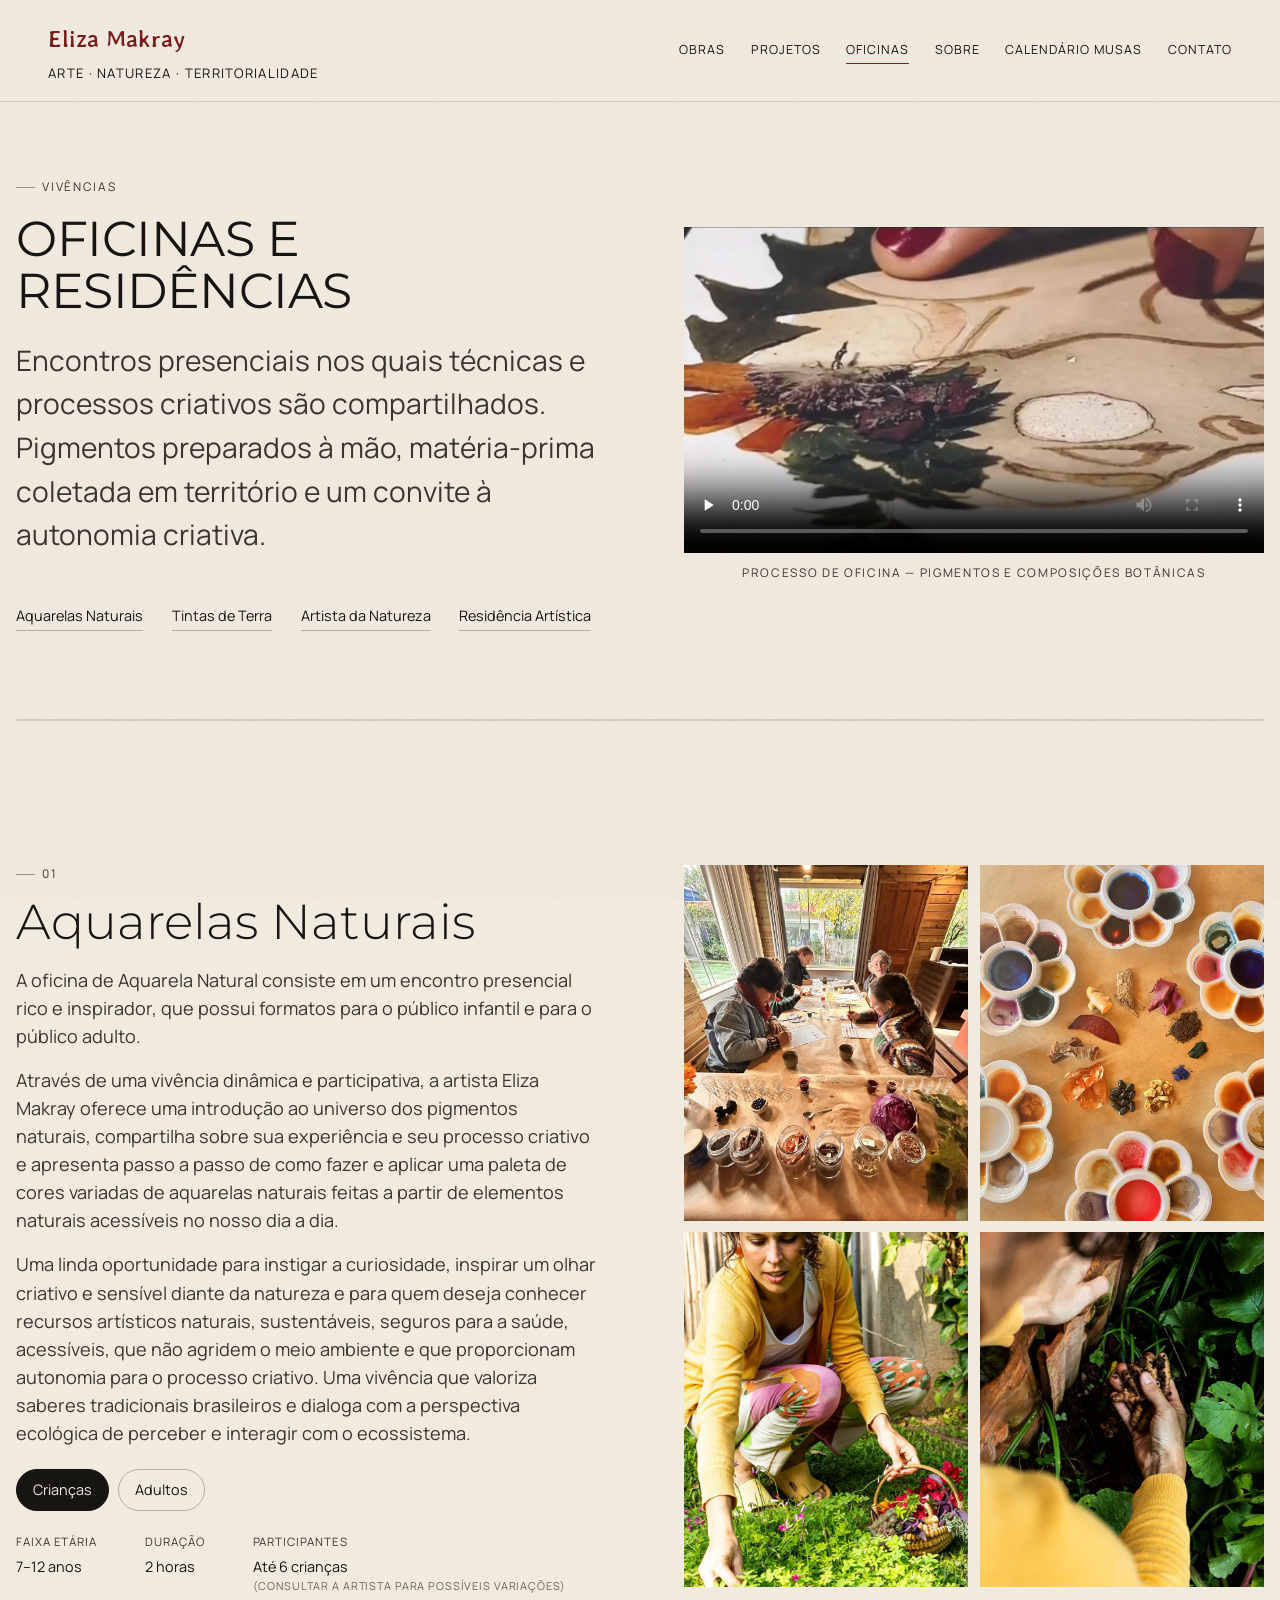
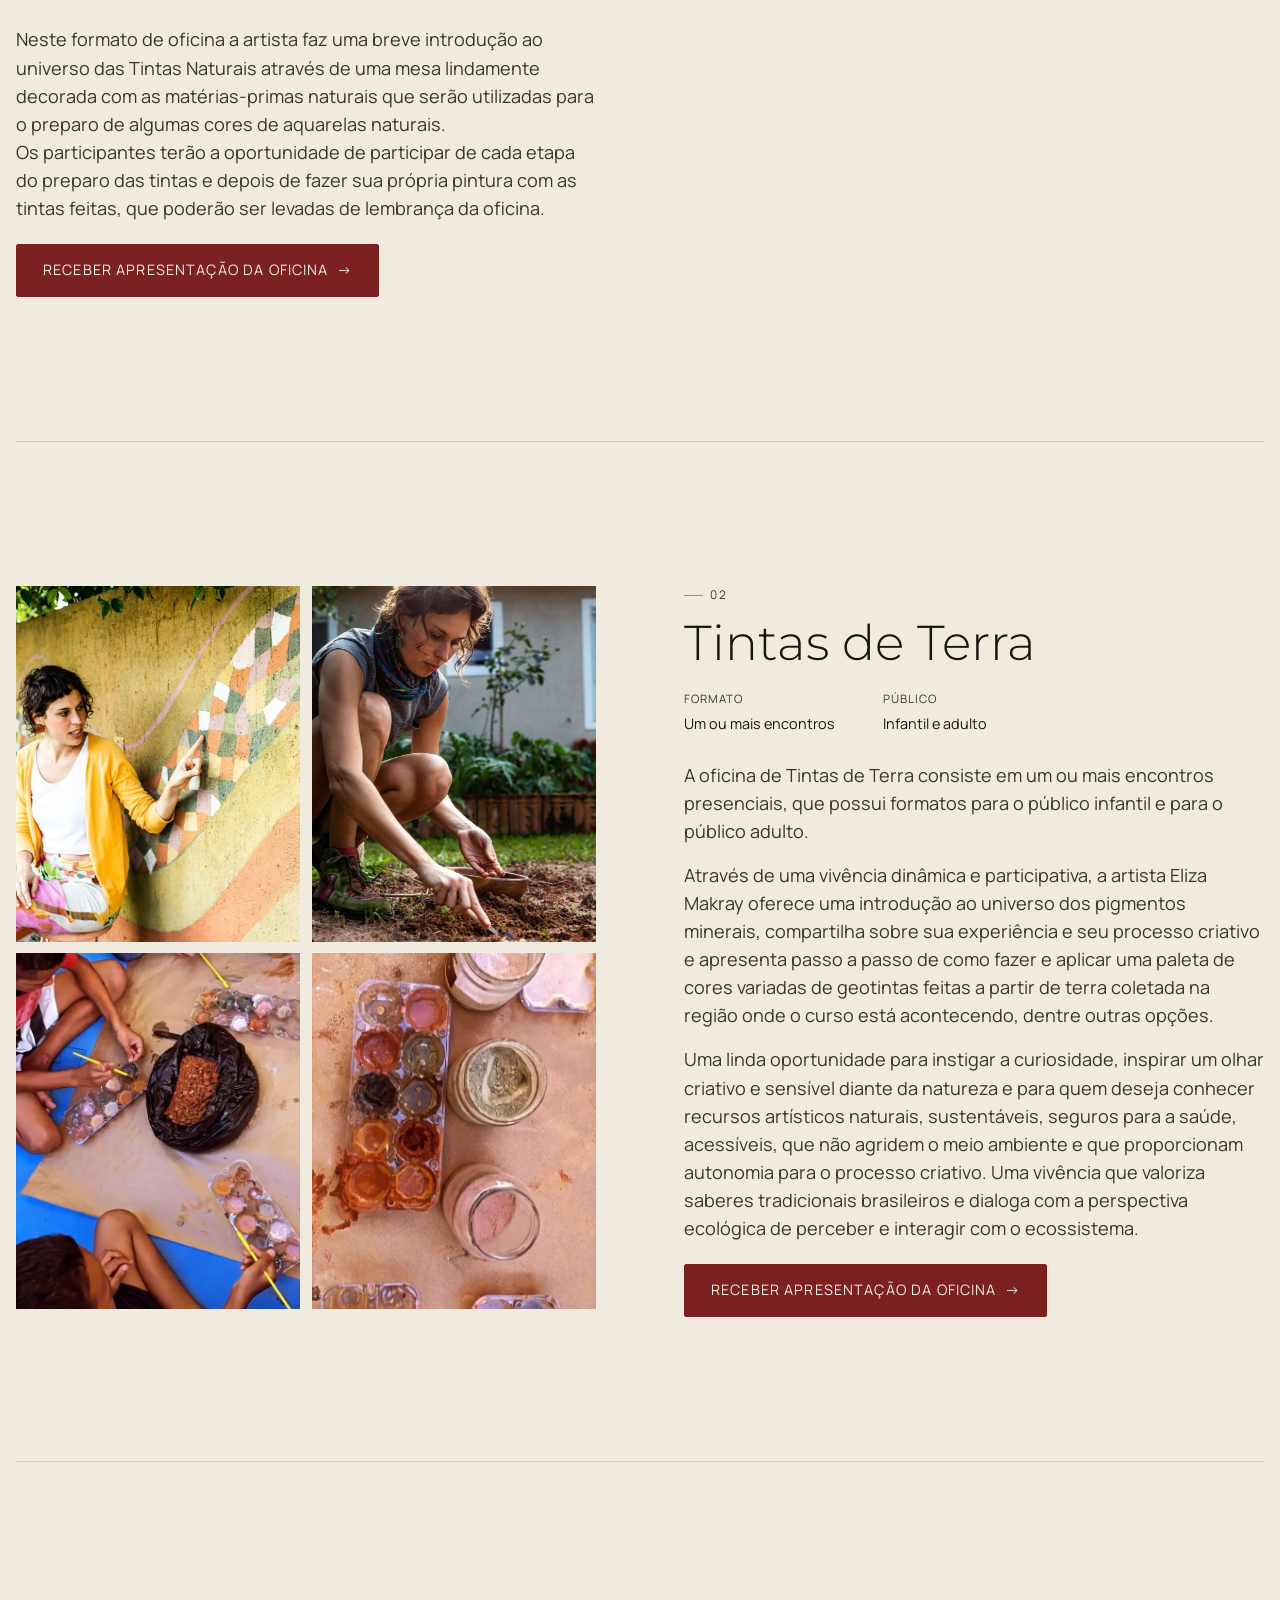
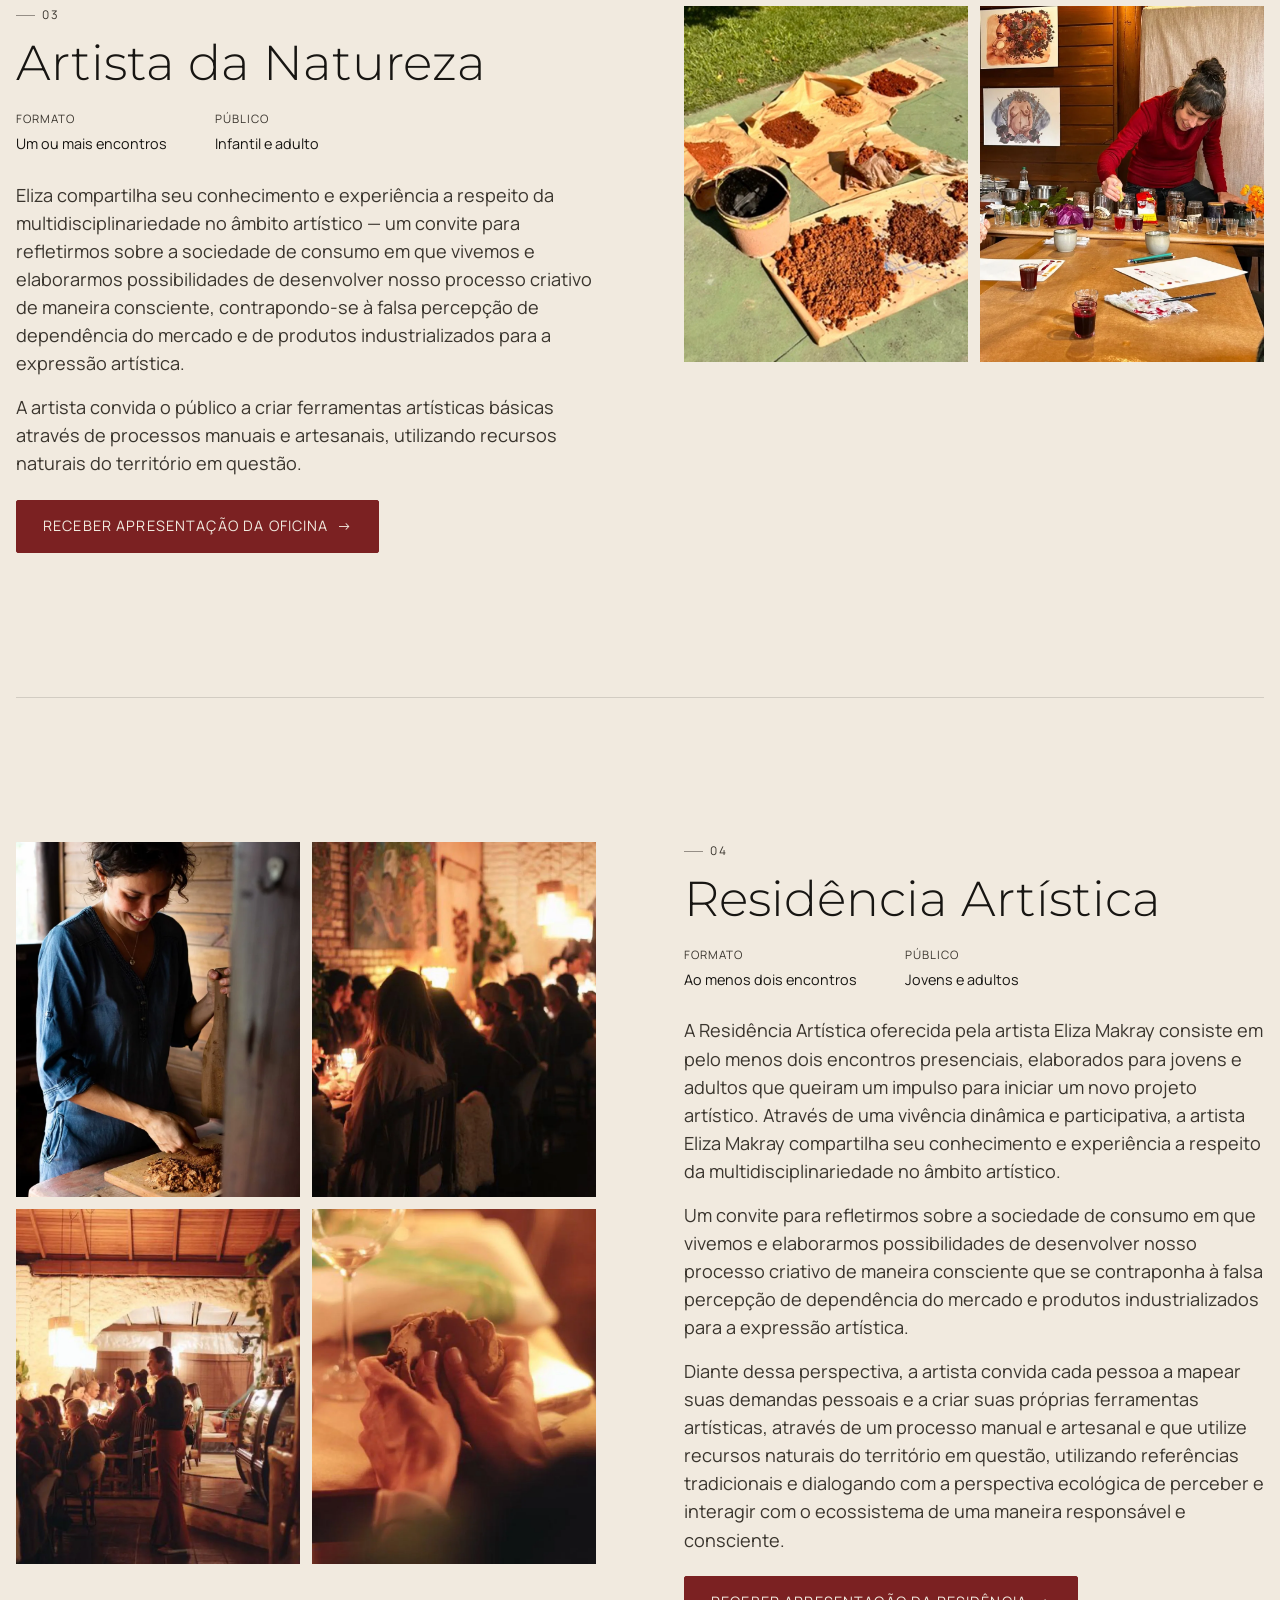
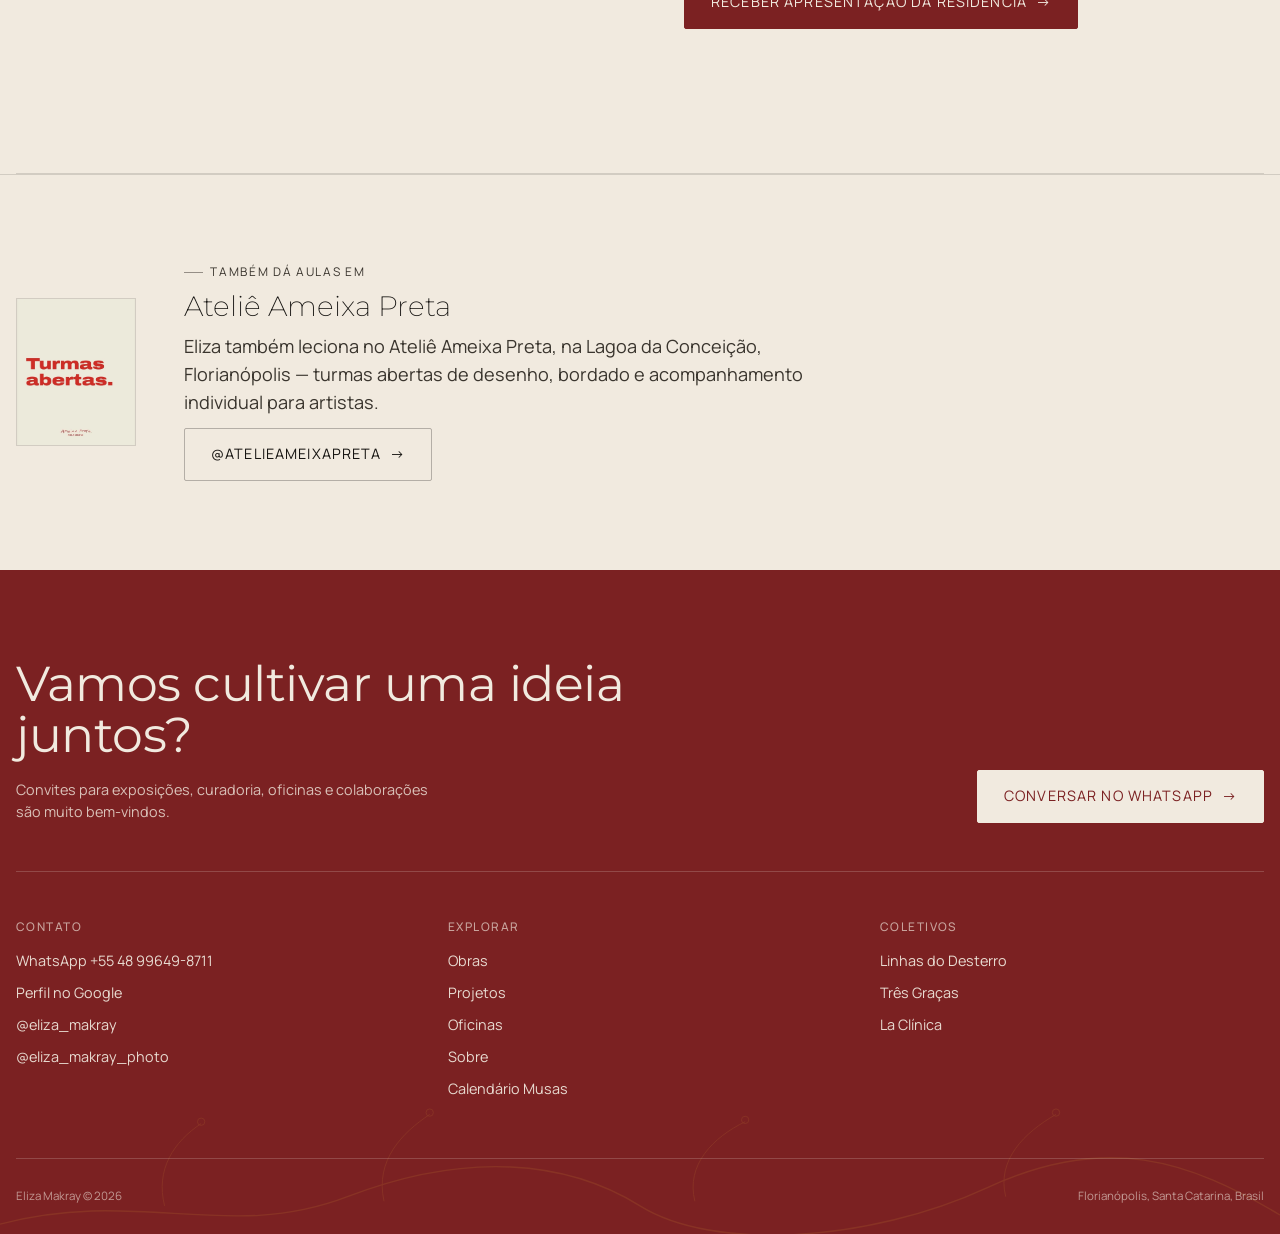
<file: oficinas.html>
<!DOCTYPE html>
<html lang="pt-BR">
<head>
<meta charset="UTF-8">
<meta name="viewport" content="width=device-width, initial-scale=1.0">
<title>Oficinas e Residências — Aquarelas Naturais, Tintas de Terra | Eliza Makray</title>
<meta name="description" content="Oficinas de Aquarelas Naturais, Tintas de Terra, Artista da Natureza e Residência Artística com Eliza Makray — vivências em pigmentos naturais e processo criativo.">
<link rel="canonical" href="https://elizamakray.com/oficinas.html">
<meta property="og:type" content="website">
<meta property="og:title" content="Oficinas e Residências — Eliza Makray">
<meta property="og:description" content="Vivências tácteis em pigmentos naturais, tintas de terra e processo criativo multidisciplinar.">
<meta property="og:image" content="https://elizamakray.com/assets/social/og-image.jpg">
<meta property="og:image:width" content="1200">
<meta property="og:image:height" content="630">
<meta property="og:url" content="https://elizamakray.com/oficinas.html">
<meta property="og:locale" content="pt_BR">
<meta name="twitter:card" content="summary_large_image">
<meta name="twitter:title" content="Oficinas e Residências — Eliza Makray">
<meta name="twitter:description" content="Vivências tácteis em pigmentos naturais, tintas de terra e processo criativo multidisciplinar.">
<meta name="twitter:image" content="https://elizamakray.com/assets/social/og-image.jpg">
<link rel="icon" href="assets/icons/favicon.svg" type="image/svg+xml">
<link rel="icon" href="assets/icons/favicon-32.png" sizes="32x32" type="image/png">
<link rel="icon" href="assets/icons/favicon-16.png" sizes="16x16" type="image/png">
<link rel="apple-touch-icon" href="assets/icons/apple-touch-icon.png">
<link rel="preconnect" href="https://fonts.googleapis.com">
<link rel="preconnect" href="https://fonts.gstatic.com" crossorigin>
<link rel="stylesheet" href="styles.css">
</head>
<body>
<a class="skip-link" href="#conteudo">Pular para o conteúdo</a>

<header class="site-header">
  <nav class="nav" aria-label="Navegação principal">
    <a href="index.html" class="nav-mark">
      <strong>Eliza Makray</strong>
      <span>Arte · Natureza · Territorialidade</span>
    </a>
    <button class="nav-toggle" aria-expanded="false" aria-controls="nav-links" aria-label="Abrir menu">
      <span></span><span></span><span></span>
    </button>
    <div class="nav-links" id="nav-links" data-open="false">
      <a href="obras.html">Obras</a>
      <a href="projetos.html">Projetos</a>
      <a href="oficinas.html" aria-current="page">Oficinas</a>
      <a href="sobre.html">Sobre</a>
      <a href="calendario.html">Calendário Musas</a>
      <a href="#contato">Contato</a>
    </div>
  </nav>
</header>

<main id="conteudo">
  <div class="page-hero-split container">
    <div class="page-hero-copy">
      <span class="label eyebrow">Vivências</span>
      <h1 class="display">Oficinas e Residências</h1>
      <p>Encontros presenciais nos quais técnicas e processos criativos são compartilhados. Pigmentos preparados à mão, matéria-prima coletada em território e um convite à autonomia criativa.</p>
      <nav class="page-nav-jump" aria-label="Ir para oficina">
        <a href="#aquarelas-naturais">Aquarelas Naturais</a>
        <a href="#tintas-de-terra">Tintas de Terra</a>
        <a href="#artista-multidisciplinar">Artista da Natureza</a>
        <a href="#residencia-artistica">Residência Artística</a>
      </nav>
    </div>
    <div class="page-hero-media">
      <video controls preload="none" poster="assets/oficinas/oficinas-video-poster.webp" width="720" height="405">
        <source src="assets/oficinas/oficinas-video.mp4" type="video/mp4">
      </video>
      <span class="label mono page-hero-media-cap">Processo de oficina — pigmentos e composições botânicas</span>
    </div>
  </div>

  <!-- ============ AQUARELAS NATURAIS ============ -->
  <section class="oficina-block container" id="aquarelas-naturais" aria-labelledby="aq-heading">
    <div class="oficina-media" data-reveal>
      <img src="assets/oficinas/aquarelas-01.webp" width="975" height="1300" loading="lazy" alt="Participantes preparando aquarelas naturais ao redor de uma mesa com pigmentos em potes de vidro.">
      <img src="assets/oficinas/aquarelas-02.webp" width="975" height="1300" loading="lazy" alt="Paletas com aquarelas naturais coloridas ao redor das plantas e raízes que lhes deram origem.">
      <img src="assets/oficinas/aquarelas-04.webp" width="866" height="1300" loading="lazy" alt="Eliza Makray colhendo flores no jardim para a oficina de Aquarelas Naturais.">
      <img src="assets/oficinas/aquarelas-03.webp" width="866" height="1300" loading="lazy" alt="Mãos com raízes recém-colhidas, matéria-prima para o preparo de pigmentos naturais.">
    </div>
    <div data-reveal>
      <span class="label eyebrow">01</span>
      <h2 id="aq-heading" style="margin-block:.6rem 1rem">Aquarelas Naturais</h2>
      <p style="color:var(--ink-soft);margin-bottom:1rem">A oficina de Aquarela Natural consiste em um encontro presencial rico e inspirador, que possui formatos para o público infantil e para o público adulto.</p>
      <p style="color:var(--ink-soft);margin-bottom:1rem">Através de uma vivência dinâmica e participativa, a artista Eliza Makray oferece uma introdução ao universo dos pigmentos naturais, compartilha sobre sua experiência e seu processo criativo e apresenta passo a passo de como fazer e aplicar uma paleta de cores variadas de aquarelas naturais feitas a partir de elementos naturais acessíveis no nosso dia a dia.</p>
      <p style="color:var(--ink-soft);margin-bottom:1rem">Uma linda oportunidade para instigar a curiosidade, inspirar um olhar criativo e sensível diante da natureza e para quem deseja conhecer recursos artísticos naturais, sustentáveis, seguros para a saúde, acessíveis, que não agridem o meio ambiente e que proporcionam autonomia para o processo criativo. Uma vivência que valoriza saberes tradicionais brasileiros e dialoga com a perspectiva ecológica de perceber e interagir com o ecossistema.</p>

      <div class="audience-toggle" role="tablist" aria-label="Formato da oficina">
        <button role="tab" aria-selected="true" aria-controls="aq-crianca" id="tab-crianca">Crianças</button>
        <button role="tab" aria-selected="false" aria-controls="aq-adulto" id="tab-adulto">Adultos</button>
      </div>
      <div class="audience-panel" id="aq-crianca" role="tabpanel" aria-labelledby="tab-crianca">
        <div class="oficina-meta">
          <div><span>Faixa etária</span>7–12 anos</div>
          <div><span>Duração</span>2 horas</div>
          <div><span>Participantes</span>Até 6 crianças<br><span style="font-size:.68rem;opacity:.75">(consultar a artista para possíveis variações)</span></div>
        </div>
        <p style="color:var(--ink-soft)">Neste formato de oficina a artista faz uma breve introdução ao universo das Tintas Naturais através de uma mesa lindamente decorada com as matérias-primas naturais que serão utilizadas para o preparo de algumas cores de aquarelas naturais.</p>
        <p style="color:var(--ink-soft)">Os participantes terão a oportunidade de participar de cada etapa do preparo das tintas e depois de fazer sua própria pintura com as tintas feitas, que poderão ser levadas de lembrança da oficina.</p>
      </div>
      <div class="audience-panel" id="aq-adulto" role="tabpanel" aria-labelledby="tab-adulto" hidden>
        <div class="oficina-meta">
          <div><span>Faixa etária</span>A partir de 13 anos</div>
          <div><span>Duração</span>3 horas</div>
          <div><span>Participantes</span>Até 10 pessoas<br><span style="font-size:.68rem;opacity:.75">(consultar a artista para possíveis variações)</span></div>
        </div>
        <p style="color:var(--ink-soft)">Neste formato de oficina a artista faz uma introdução ao universo das Tintas Naturais através de uma mesa lindamente decorada com as matérias-primas naturais que serão utilizadas para o preparo de algumas cores de aquarelas naturais.</p>
        <p style="color:var(--ink-soft)">Os participantes terão a oportunidade de conhecer as formas de extração, conservação e fixação das aquarelas naturais e irão participar de cada etapa e particularidade do preparo de uma vasta paleta de cores. Em um último momento os participantes serão convidados a elaborar sua própria pintura com as tintas feitas, que poderão ser levadas de lembrança da oficina.</p>
      </div>
      <a class="btn btn-primary" href="mailto:elizamakrayarte@gmail.com?subject=Oficina%20Aquarelas%20Naturais" data-track="contact_click" data-label="oficina_aquarelas" style="margin-top:1.4rem">Receber apresentação da oficina <span class="btn-arrow" aria-hidden="true">→</span></a>
    </div>
  </section>

  <!-- ============ TINTAS DE TERRA ============ -->
  <section class="oficina-block container" id="tintas-de-terra" aria-labelledby="tt-heading">
    <div class="oficina-media" data-reveal>
      <img src="assets/oficinas/tintas-terra-01.webp" width="866" height="1300" loading="lazy" alt="Eliza Makray esculpindo uma ferramenta de madeira usada no preparo dos pigmentos.">
      <img src="assets/oficinas/tintas-terra-06.webp" width="866" height="1300" loading="lazy" alt="Prateleira com pigmentos minerais e terras coletadas, ateliê de Eliza Makray.">
      <img src="assets/oficinas/tintas-terra-03.webp" width="601" height="1300" loading="lazy" alt="Paleta de geotintas em diferentes tons de terra.">
      <img src="assets/oficinas/tintas-terra-04.webp" width="601" height="1300" loading="lazy" alt="Paleta de geotintas em processo de preparo.">
    </div>
    <div data-reveal>
      <span class="label eyebrow">02</span>
      <h2 id="tt-heading" style="margin-block:.6rem 1rem">Tintas de Terra</h2>
      <div class="oficina-meta">
        <div><span>Formato</span>Um ou mais encontros</div>
        <div><span>Público</span>Infantil e adulto</div>
      </div>
      <p style="color:var(--ink-soft);margin-bottom:1rem">A oficina de Tintas de Terra consiste em um ou mais encontros presenciais, que possui formatos para o público infantil e para o público adulto.</p>
      <p style="color:var(--ink-soft);margin-bottom:1rem">Através de uma vivência dinâmica e participativa, a artista Eliza Makray oferece uma introdução ao universo dos pigmentos minerais, compartilha sobre sua experiência e seu processo criativo e apresenta passo a passo de como fazer e aplicar uma paleta de cores variadas de geotintas feitas a partir de terra coletada na região onde o curso está acontecendo, dentre outras opções.</p>
      <p style="color:var(--ink-soft)">Uma linda oportunidade para instigar a curiosidade, inspirar um olhar criativo e sensível diante da natureza e para quem deseja conhecer recursos artísticos naturais, sustentáveis, seguros para a saúde, acessíveis, que não agridem o meio ambiente e que proporcionam autonomia para o processo criativo. Uma vivência que valoriza saberes tradicionais brasileiros e dialoga com a perspectiva ecológica de perceber e interagir com o ecossistema.</p>
      <a class="btn btn-primary" href="mailto:elizamakrayarte@gmail.com?subject=Oficina%20Tintas%20de%20Terra" data-track="contact_click" data-label="oficina_tintas_terra" style="margin-top:1.4rem">Receber apresentação da oficina <span class="btn-arrow" aria-hidden="true">→</span></a>
    </div>
  </section>

  <!-- ============ ARTISTA MULTIDISCIPLINAR ============ -->
  <section class="oficina-block container" id="artista-multidisciplinar" aria-labelledby="am-heading">
    <div class="oficina-media" data-reveal>
      <img src="assets/oficinas/multidisciplinar-02.webp" width="981" height="1300" loading="lazy" alt="Eliza Makray sentada em seu ateliê, cercada de materiais naturais.">
      <img src="assets/oficinas/multidisciplinar-06.webp" width="975" height="1300" loading="lazy" alt="Eliza Makray organizando um herbário de flores e folhas prensadas.">
    </div>
    <div data-reveal>
      <span class="label eyebrow">03</span>
      <h2 id="am-heading" style="margin-block:.6rem 1rem">Artista da Natureza</h2>
      <div class="oficina-meta">
        <div><span>Formato</span>Um ou mais encontros</div>
        <div><span>Público</span>Infantil e adulto</div>
      </div>
      <p style="color:var(--ink-soft);margin-bottom:1rem">Eliza compartilha seu conhecimento e experiência a respeito da multidisciplinariedade no âmbito artístico — um convite para refletirmos sobre a sociedade de consumo em que vivemos e elaborarmos possibilidades de desenvolver nosso processo criativo de maneira consciente, contrapondo-se à falsa percepção de dependência do mercado e de produtos industrializados para a expressão artística.</p>
      <p style="color:var(--ink-soft)">A artista convida o público a criar ferramentas artísticas básicas através de processos manuais e artesanais, utilizando recursos naturais do território em questão.</p>
      <a class="btn btn-primary" href="mailto:elizamakrayarte@gmail.com?subject=Oficina%20Artista%20Multidisciplinar" data-track="contact_click" data-label="oficina_multidisciplinar" style="margin-top:1.4rem">Receber apresentação da oficina <span class="btn-arrow" aria-hidden="true">→</span></a>
    </div>
  </section>

  <!-- ============ RESIDÊNCIA ARTÍSTICA ============ -->
  <section class="oficina-block container" id="residencia-artistica" aria-labelledby="ra-heading" style="border-bottom:1px solid var(--line)">
    <div class="oficina-media" data-reveal>
      <img src="assets/oficinas/residencia-01.webp" width="866" height="1300" loading="lazy" alt="Encontro de Residência Artística com Eliza Makray.">
      <img src="assets/oficinas/residencia-02.webp" width="1300" height="1300" loading="lazy" alt="Grupo reunido durante Residência Artística.">
      <img src="assets/oficinas/residencia-03.webp" width="1300" height="1300" loading="lazy" alt="Momento de partilha em Residência Artística.">
      <img src="assets/oficinas/residencia-04.webp" width="1300" height="1300" loading="lazy" alt="Participantes da Residência Artística em processo criativo.">
    </div>
    <div data-reveal>
      <span class="label eyebrow">04</span>
      <h2 id="ra-heading" style="margin-block:.6rem 1rem">Residência Artística</h2>
      <div class="oficina-meta">
        <div><span>Formato</span>Ao menos dois encontros</div>
        <div><span>Público</span>Jovens e adultos</div>
      </div>
      <p style="color:var(--ink-soft);margin-bottom:1rem">A Residência Artística oferecida pela artista Eliza Makray consiste em pelo menos dois encontros presenciais, elaborados para jovens e adultos que queiram um impulso para iniciar um novo projeto artístico. Através de uma vivência dinâmica e participativa, a artista Eliza Makray compartilha seu conhecimento e experiência a respeito da multidisciplinariedade no âmbito artístico.</p>
      <p style="color:var(--ink-soft);margin-bottom:1rem">Um convite para refletirmos sobre a sociedade de consumo em que vivemos e elaborarmos possibilidades de desenvolver nosso processo criativo de maneira consciente que se contraponha à falsa percepção de dependência do mercado e produtos industrializados para a expressão artística.</p>
      <p style="color:var(--ink-soft)">Diante dessa perspectiva, a artista convida cada pessoa a mapear suas demandas pessoais e a criar suas próprias ferramentas artísticas, através de um processo manual e artesanal e que utilize recursos naturais do território em questão, utilizando referências tradicionais e dialogando com a perspectiva ecológica de perceber e interagir com o ecossistema de uma maneira responsável e consciente.</p>
      <a class="btn btn-primary" href="mailto:elizamakrayarte@gmail.com?subject=Resid%C3%AAncia%20Art%C3%ADstica" data-track="contact_click" data-label="residencia_artistica" style="margin-top:1.4rem">Receber apresentação da residência <span class="btn-arrow" aria-hidden="true">→</span></a>
    </div>
  </section>

  <!-- ============ ATELIÊ AMEIXA PRETA ============ -->
  <section class="section section--tight" style="border-top:1px solid var(--line)" data-reveal>
    <div class="container" style="display:flex;align-items:center;gap:var(--space-md);flex-wrap:wrap">
      <img src="assets/oficinas/ameixa-preta-01.webp" width="726" height="900" loading="lazy" alt="Ateliê Ameixa Preta, ateliê criativo na Lagoa da Conceição." style="width:120px;height:auto;flex:0 0 auto;border:1px solid var(--line)">
      <div style="flex:1 1 320px">
        <span class="label eyebrow">Também dá aulas em</span>
        <h3 style="margin-block:.5rem .6rem">Ateliê Ameixa Preta</h3>
        <p style="color:var(--ink-soft);max-width:60ch;margin-bottom:.8rem">Eliza também leciona no Ateliê Ameixa Preta, na Lagoa da Conceição, Florianópolis — turmas abertas de desenho, bordado e acompanhamento individual para artistas.</p>
        <a class="btn btn-outline" href="https://www.instagram.com/atelieameixapreta/" target="_blank" rel="noopener" data-track="contact_click" data-label="atelie_ameixa_preta">@atelieameixapreta <span class="btn-arrow" aria-hidden="true">→</span></a>
      </div>
    </div>
  </section>
</main>

<footer class="site-footer" id="contato">
  <div class="footer-botanical" aria-hidden="true">
    <svg viewBox="0 0 1400 260" fill="none" xmlns="http://www.w3.org/2000/svg" preserveAspectRatio="xMidYMax slice">
      <path d="M0 220 C 150 180, 250 240, 380 190 S 620 150, 700 200 S 950 240, 1080 180 S 1300 150, 1400 210" stroke="currentColor" stroke-width="1.5"/>
      <path d="M180 200 C 170 160, 190 130, 220 110" stroke="currentColor" stroke-width="1"/>
      <path d="M420 195 C 410 150, 440 120, 470 100" stroke="currentColor" stroke-width="1"/>
      <path d="M760 195 C 750 155, 780 125, 815 108" stroke="currentColor" stroke-width="1"/>
      <path d="M1100 190 C 1090 150, 1120 120, 1155 100" stroke="currentColor" stroke-width="1"/>
      <circle cx="220" cy="108" r="4" stroke="currentColor"/>
      <circle cx="470" cy="98" r="4" stroke="currentColor"/>
      <circle cx="815" cy="106" r="4" stroke="currentColor"/>
      <circle cx="1155" cy="98" r="4" stroke="currentColor"/>
    </svg>
  </div>
  <div class="footer-inner container">
    <div class="footer-top">
      <div>
        <h2 class="footer-cta display">Vamos cultivar uma ideia juntos?</h2>
        <p class="footer-lede">Convites para exposições, curadoria, oficinas e colaborações são muito bem-vindos.</p>
      </div>
      <a class="btn btn-light" href="https://wa.me/5548996498711?text=Ol%C3%A1%20Eliza%21%20Vim%20pelo%20seu%20site%20%28elizamakray.com%29%20e%20gostaria%20de%20conversar." data-track="whatsapp_click" data-label="footer_cta" target="_blank" rel="noopener">Conversar no WhatsApp <span class="btn-arrow" aria-hidden="true">→</span></a>
    </div>
    <div class="footer-grid">
      <div class="footer-col">
        <h4>Contato</h4>
        <a href="https://wa.me/5548996498711?text=Ol%C3%A1%20Eliza%21%20Vim%20pelo%20seu%20site%20%28elizamakray.com%29%20e%20gostaria%20de%20conversar." data-track="whatsapp_click" data-label="footer_number" target="_blank" rel="noopener">WhatsApp +55 48 99649-8711</a>
        <a href="https://maps.app.goo.gl/YirxrHpd8r8B4ydb7" data-track="contact_click" data-label="google_profile" target="_blank" rel="noopener">Perfil no Google</a>
        <a href="https://www.instagram.com/eliza_makray/" target="_blank" rel="noopener">@eliza_makray</a>
        <a href="https://www.instagram.com/eliza_makray_photo/" target="_blank" rel="noopener">@eliza_makray_photo</a>
      </div>
      <div class="footer-col">
        <h4>Explorar</h4>
        <a href="obras.html">Obras</a>
        <a href="projetos.html">Projetos</a>
        <a href="oficinas.html">Oficinas</a>
        <a href="sobre.html">Sobre</a>
        <a href="calendario.html">Calendário Musas</a>
      </div>
      <div class="footer-col">
        <h4>Coletivos</h4>
        <a href="https://instagram.com/linhas_do_desterro" target="_blank" rel="noopener">Linhas do Desterro</a>
        <a href="https://instagram.com/tresgracas" target="_blank" rel="noopener">Três Graças</a>
        <a href="https://instagram.com/laclinicabr" target="_blank" rel="noopener">La Clínica</a>
      </div>
    </div>
    <div class="footer-bottom">
      <span>Eliza Makray © <span data-year></span></span>
      <span>Florianópolis, Santa Catarina, Brasil</span>
    </div>
  </div>
</footer>

<script src="script.js" defer></script>
</body>
</html>
</file>
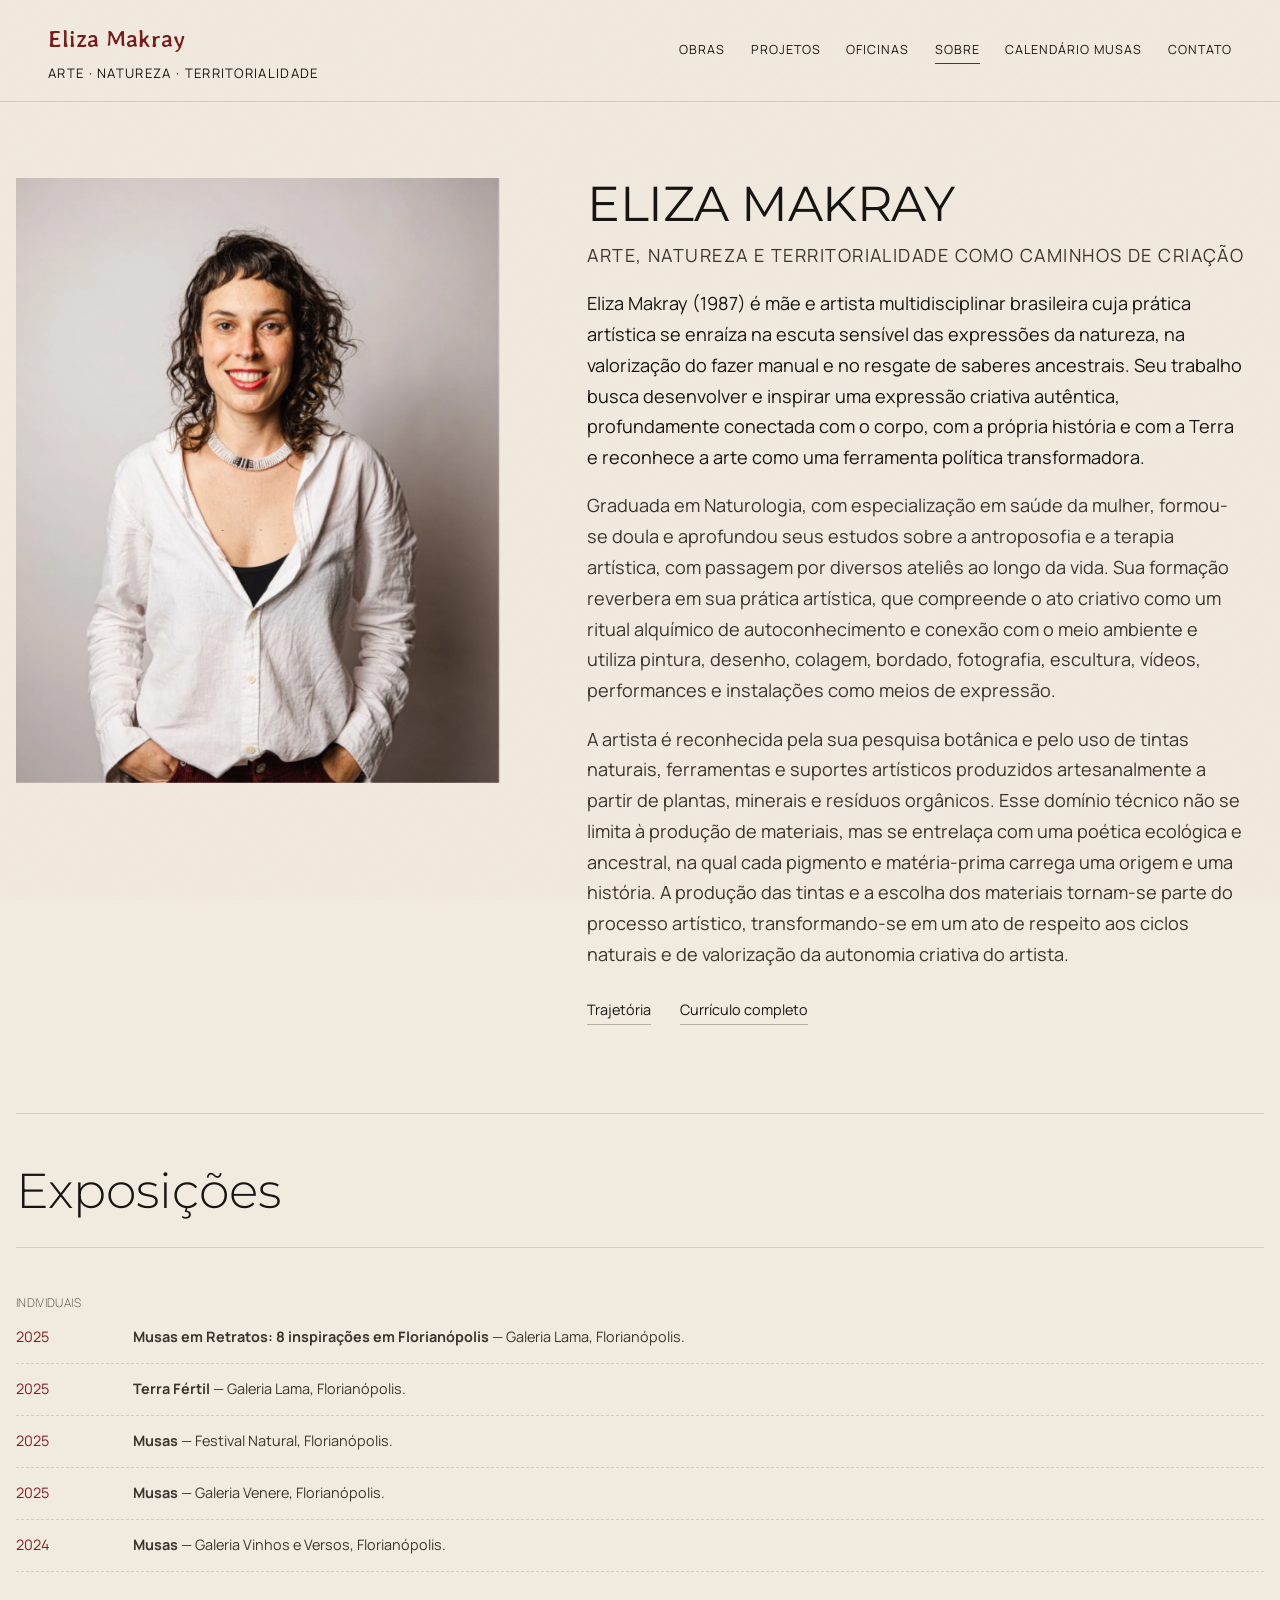
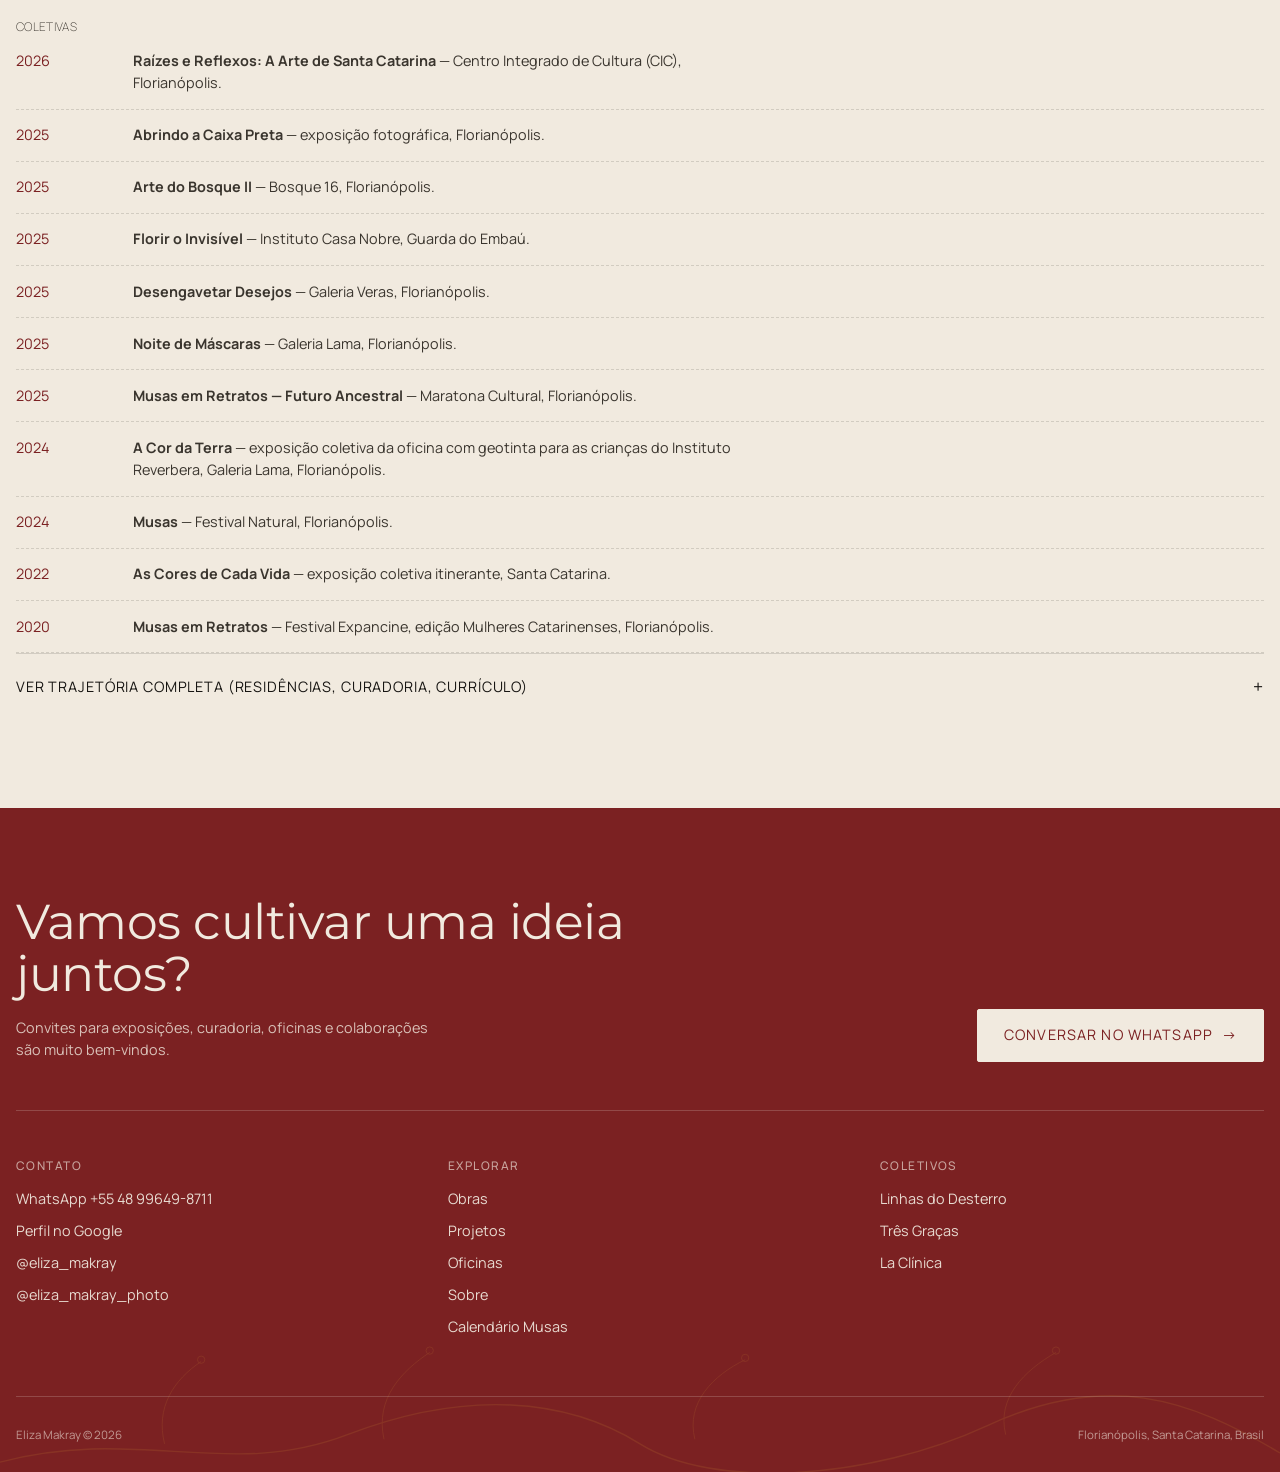
<file: sobre.html>
<!DOCTYPE html>
<html lang="pt-BR">
<head>
<meta charset="UTF-8">
<meta name="viewport" content="width=device-width, initial-scale=1.0">
<title>Sobre — Eliza Makray</title>
<meta name="description" content="Eliza Makray é artista multidisciplinar brasileira cuja prática une arte, natureza e territorialidade. Manifesto, trajetória, exposições e formação.">
<link rel="canonical" href="https://elizamakray.com/sobre.html">
<meta property="og:type" content="profile">
<meta property="og:title" content="Sobre — Eliza Makray">
<meta property="og:description" content="Manifesto, trajetória, exposições e formação de Eliza Makray.">
<meta property="og:image" content="https://elizamakray.com/assets/social/og-image.jpg">
<meta property="og:image:width" content="1200">
<meta property="og:image:height" content="630">
<meta property="og:url" content="https://elizamakray.com/sobre.html">
<meta property="og:locale" content="pt_BR">
<meta name="twitter:card" content="summary_large_image">
<meta name="twitter:title" content="Sobre — Eliza Makray">
<meta name="twitter:description" content="Manifesto, trajetória, exposições e formação de Eliza Makray.">
<meta name="twitter:image" content="https://elizamakray.com/assets/social/og-image.jpg">
<link rel="icon" href="assets/icons/favicon.svg" type="image/svg+xml">
<link rel="icon" href="assets/icons/favicon-32.png" sizes="32x32" type="image/png">
<link rel="icon" href="assets/icons/favicon-16.png" sizes="16x16" type="image/png">
<link rel="apple-touch-icon" href="assets/icons/apple-touch-icon.png">
<link rel="preconnect" href="https://fonts.googleapis.com">
<link rel="preconnect" href="https://fonts.gstatic.com" crossorigin>
<link rel="stylesheet" href="styles.css">
<script type="application/ld+json">
{
  "@context": "https://schema.org",
  "@type": "Person",
  "name": "Eliza Makray",
  "jobTitle": "Artista multidisciplinar",
  "address": { "@type": "PostalAddress", "addressLocality": "Florianópolis", "addressRegion": "SC", "addressCountry": "BR" },
  "alumniOf": ["Universidade do Sul de Santa Catarina (UNISUL)", "Fundação Armando Álvares Penteado (FAAP)"],
  "sameAs": ["https://www.instagram.com/eliza_makray/"]
}
</script>
</head>
<body>
<a class="skip-link" href="#conteudo">Pular para o conteúdo</a>

<header class="site-header">
  <nav class="nav" aria-label="Navegação principal">
    <a href="index.html" class="nav-mark">
      <strong>Eliza Makray</strong>
      <span>Arte · Natureza · Territorialidade</span>
    </a>
    <button class="nav-toggle" aria-expanded="false" aria-controls="nav-links" aria-label="Abrir menu">
      <span></span><span></span><span></span>
    </button>
    <div class="nav-links" id="nav-links" data-open="false">
      <a href="obras.html">Obras</a>
      <a href="projetos.html">Projetos</a>
      <a href="oficinas.html">Oficinas</a>
      <a href="sobre.html" aria-current="page">Sobre</a>
      <a href="calendario.html">Calendário Musas</a>
      <a href="#contato">Contato</a>
    </div>
  </nav>
</header>

<main id="conteudo">
  <!-- ============ INTRO (retrato + manifesto) ============ -->
  <section class="sobre-intro container" id="manifesto" aria-labelledby="manifesto-h">
    <figure class="sobre-portrait" data-reveal>
      <img src="assets/portraits/artist-portrait-02.webp" width="1133" height="1700" alt="Retrato de Eliza Makray.">
    </figure>
    <div class="sobre-text" data-reveal>
      <h1 id="manifesto-h" class="display">Eliza Makray</h1>
      <p class="sobre-sub">Arte, natureza e territorialidade como caminhos de criação</p>
      <p class="sobre-lead">Eliza Makray (1987) é mãe e artista multidisciplinar brasileira cuja prática artística se enraíza na escuta sensível das expressões da natureza, na valorização do fazer manual e no resgate de saberes ancestrais. Seu trabalho busca desenvolver e inspirar uma expressão criativa autêntica, profundamente conectada com o corpo, com a própria história e com a Terra e reconhece a arte como uma ferramenta política transformadora.</p>
      <p>Graduada em Naturologia, com especialização em saúde da mulher, formou-se doula e aprofundou seus estudos sobre a antroposofia e a terapia artística, com passagem por diversos ateliês ao longo da vida. Sua formação reverbera em sua prática artística, que compreende o ato criativo como um ritual alquímico de autoconhecimento e conexão com o meio ambiente e utiliza pintura, desenho, colagem, bordado, fotografia, escultura, vídeos, performances e instalações como meios de expressão.</p>
      <p>A artista é reconhecida pela sua pesquisa botânica e pelo uso de tintas naturais, ferramentas e suportes artísticos produzidos artesanalmente a partir de plantas, minerais e resíduos orgânicos. Esse domínio técnico não se limita à produção de materiais, mas se entrelaça com uma poética ecológica e ancestral, na qual cada pigmento e matéria-prima carrega uma origem e uma história. A produção das tintas e a escolha dos materiais tornam-se parte do processo artístico, transformando-se em um ato de respeito aos ciclos naturais e de valorização da autonomia criativa do artista.</p>
      <nav class="page-nav-jump" aria-label="Ir para seção">
        <a href="#trajetoria">Trajetória</a>
        <a href="#curriculo">Currículo completo</a>
      </nav>
    </div>
  </section>

  <!-- ============ TRAJETÓRIA ============ -->
  <section class="cv-section container" id="trajetoria" aria-labelledby="traj-h">
    <div class="section-head" data-reveal>
      <div>
        <h2 id="traj-h">Exposições</h2>
      </div>
    </div>

    <h3 class="label" style="margin-bottom:1rem" data-reveal>Individuais</h3>
    <ul class="cv-list" data-reveal>
      <li><span class="yr mono">2025</span><p><strong>Musas em Retratos: 8 inspirações em Florianópolis</strong> — Galeria Lama, Florianópolis.</p></li>
      <li><span class="yr mono">2025</span><p><strong>Terra Fértil</strong> — Galeria Lama, Florianópolis.</p></li>
      <li><span class="yr mono">2025</span><p><strong>Musas</strong> — Festival Natural, Florianópolis.</p></li>
      <li><span class="yr mono">2025</span><p><strong>Musas</strong> — Galeria Venere, Florianópolis.</p></li>
      <li><span class="yr mono">2024</span><p><strong>Musas</strong> — Galeria Vinhos e Versos, Florianópolis.</p></li>
    </ul>

    <h3 class="label" style="margin:var(--space-md) 0 1rem" data-reveal>Coletivas</h3>
    <ul class="cv-list" data-reveal>
      <li><span class="yr mono">2026</span><p><strong>Raízes e Reflexos: A Arte de Santa Catarina</strong> — Centro Integrado de Cultura (CIC), Florianópolis.</p></li>
      <li><span class="yr mono">2025</span><p><strong>Abrindo a Caixa Preta</strong> — exposição fotográfica, Florianópolis.</p></li>
      <li><span class="yr mono">2025</span><p><strong>Arte do Bosque II</strong> — Bosque 16, Florianópolis.</p></li>
      <li><span class="yr mono">2025</span><p><strong>Florir o Invisível</strong> — Instituto Casa Nobre, Guarda do Embaú.</p></li>
      <li><span class="yr mono">2025</span><p><strong>Desengavetar Desejos</strong> — Galeria Veras, Florianópolis.</p></li>
      <li><span class="yr mono">2025</span><p><strong>Noite de Máscaras</strong> — Galeria Lama, Florianópolis.</p></li>
      <li><span class="yr mono">2025</span><p><strong>Musas em Retratos — Futuro Ancestral</strong> — Maratona Cultural, Florianópolis.</p></li>
      <li><span class="yr mono">2024</span><p><strong>A Cor da Terra</strong> — exposição coletiva da oficina com geotinta para as crianças do Instituto Reverbera, Galeria Lama, Florianópolis.</p></li>
      <li><span class="yr mono">2024</span><p><strong>Musas</strong> — Festival Natural, Florianópolis.</p></li>
      <li><span class="yr mono">2022</span><p><strong>As Cores de Cada Vida</strong> — exposição coletiva itinerante, Santa Catarina.</p></li>
      <li><span class="yr mono">2020</span><p><strong>Musas em Retratos</strong> — Festival Expancine, edição Mulheres Catarinenses, Florianópolis.</p></li>
    </ul>

    <button class="accordion-trigger" data-accordion-trigger aria-expanded="false" aria-controls="panel-full-cv">
      Ver trajetória completa (residências, curadoria, currículo)
      <span class="plus" aria-hidden="true">+</span>
    </button>
    <div class="accordion-panel" id="panel-full-cv" data-accordion-panel>
      <div class="accordion-panel-inner">

        <h3 class="label" style="margin:1.6rem 0 1rem">Residências artísticas</h3>
        <ul class="cv-list">
          <li><span class="yr mono">2025</span><p><strong>Residência de Fotografia — Madonnas e Fridas:</strong> laboratório criativo de maternidades, com Ana Sabiá, Galeria Veras.</p></li>
          <li><span class="yr mono">2025</span><p><strong>Residência Artística: Desengavetando Desejos</strong>, com Guilherme Bruschi, Galeria Veras.</p></li>
          <li><span class="yr mono">2024</span><p><strong>Cuerpos Fructíferos</strong>, por Oriana Orozco, Casa Ventana.</p></li>
        </ul>

        <h3 class="label" style="margin:1.6rem 0 1rem">Curadoria</h3>
        <ul class="cv-list">
          <li><span class="yr mono">2025</span><p><strong>Noite de Máscaras</strong> — exposição coletiva, Galeria Lama (curadoria de Eliza Makray).</p></li>
        </ul>

        <h3 id="curriculo" class="label" style="margin:1.6rem 0 1rem">Formação em arte</h3>
        <ul class="cv-list">
          <li><span class="yr mono">2026</span><p>Oficina "Da Curadoria à Expografia", com Meg Tomio Roussenq, Fundação Cultural Badesc.</p></li>
          <li><span class="yr mono">2026</span><p>Curso Que Doidice é essa: projeto colonial, exclusão social e loucura, com Ana Carolina Dias — BRAVA, online.</p></li>
          <li><span class="yr mono">2026</span><p>Oficina Taanteatro &amp; Ecoperformance, com Maura Baiocchi, Wolfgang Pannek e Rodrigo Marcó del Pont, online.</p></li>
          <li><span class="yr mono">2026</span><p>Oficina Profissão Curador: domine os bastidores da curadoria, com Vanessa Bortulucce — EBAC.</p></li>
          <li><span class="yr mono">2025</span><p>Curso Básico de Fotografia Digital, com Flávio Veloso, Florianópolis.</p></li>
          <li><span class="yr mono">2025</span><p>Oficina de máscaras, com Emy Infante, Florianópolis.</p></li>
          <li><span class="yr mono">2025</span><p>Oficina de máscaras, com Daniela Paz Branttes, Ateliê de Eliza Makray, Florianópolis.</p></li>
          <li><span class="yr mono">2025</span><p>Oficina de máscaras, com Daniela Paz Branttes, TAB Estúdio Criativo, Florianópolis.</p></li>
          <li><span class="yr mono">2025</span><p>Oficina de Cianotipia, Museu Escola de Santa Catarina.</p></li>
          <li><span class="yr mono">2024</span><p>Participou da série documental Habitat Nuestra, por Habitat Nuestra.</p></li>
          <li><span class="yr mono">2024</span><p>Co-fundadora da coletiva de bordado livre Linhas do Desterro, Florianópolis.</p></li>
          <li><span class="yr mono">2021–23</span><p>Curso Tintas Naturais com Jhon Bermond — online (2021), Caapora, Florianópolis (set. 2022), Sítio Açucena, Florianópolis (mar. 2023).</p></li>
          <li><span class="yr mono">2022</span><p>Oficina de Tintas Naturais com Roberta Kremer, Florianópolis.</p></li>
          <li><span class="yr mono">2017</span><p>Curso Tingimento Natural com Eber, da Etnobotânica, no Sítio, Florianópolis.</p></li>
          <li><span class="yr mono">2015</span><p>Formada no curso Futuro da Aprendizagem, pela Associação Antroposófica Sagres.</p></li>
          <li><span class="yr mono">2015</span><p>Graduou-se em Naturologia Aplicada, pela Universidade do Sul de Santa Catarina (UNISUL), Palhoça.</p></li>
          <li><span class="yr mono">2012</span><p>Cursou a formação em Terapia Artística, na Sagres, Florianópolis.</p></li>
          <li><span class="yr mono">2014</span><p>Aulas de expressão corporal e teatro com a italiana Enrica Dal Zio, Florianópolis.</p></li>
          <li><span class="yr mono">2009</span><p>Curso The Art of Hosting, Istambul, Turquia.</p></li>
          <li><span class="yr mono">2006</span><p>Cursou Artes Plásticas na Fundação Armando Álvares Penteado (FAAP), São Paulo.</p></li>
          <li><span class="yr mono">1997–2004</span><p>Participou do atelier de arte da artista Vera Ferro, em Campinas.</p></li>
        </ul>

        <h3 class="label" style="margin:1.6rem 0 1rem">Percussão</h3>
        <ul class="cv-list">
          <li><span class="yr mono">2023–25</span><p>Percussionista nos blocos de carnaval Samambloco, Florianópolis.</p></li>
          <li><span class="yr mono">2023</span><p>Percussionista na fanfarra feminista carnavalesca Filhas e Filhes de Eva no Jardim das Delícias, Florianópolis.</p></li>
          <li><span class="yr mono">2019</span><p>Percussionista no bloco de carnaval da cultura Mandén Ikanawá, Florianópolis.</p></li>
          <li><span class="yr mono">2017</span><p>Musicista no espetáculo O Quarto Palco, Florianópolis.</p></li>
          <li><span class="yr mono">2016–20</span><p>Grupo Kono, espetáculo Kono o Pequeno Grande Pássaro, como musicista e atriz.</p></li>
          <li><span class="yr mono">2012–17</span><p>Grupo de percussão, dança e performance feminina La Clínica.</p></li>
          <li><span class="yr mono">2013</span><p>Aulas de percussão com o senegalês Moussé Dramé, Amsterdã, Holanda.</p></li>
          <li><span class="yr mono">2013</span><p>Oficina de percussão da Guiné com Bangali Konate e com Mariama Camara, Florianópolis.</p></li>
          <li><span class="yr mono">2011–14</span><p>Aulas de percussão africana com o grupo Abayomi.</p></li>
        </ul>

        <h3 class="label" style="margin:1.6rem 0 1rem">Saúde da mulher</h3>
        <ul class="cv-list">
          <li><span class="yr mono">2016</span><p>Artigo científico de conclusão da graduação em Naturologia: "A relação das condições fisiológicas do parto natural à humanização da assistência: uma revisão sistemática" — UNISUL, Florianópolis.</p></li>
          <li><span class="yr mono">2012</span><p>Curso Livre de Aprofundamento em Parto Domiciliar, com Naoli Vinaver, Florianópolis.</p></li>
          <li><span class="yr mono">2011</span><p>Formação Parto Ativo, com Janet Balaskas, Curitiba.</p></li>
          <li><span class="yr mono">2011</span><p>Formação em Educação Perinatal, ONG Amigas do Parto.</p></li>
          <li><span class="yr mono">2007</span><p>Formação como Doula, pelo Grupo de Apoio à Maternidade Ativa (GAMA).</p></li>
        </ul>

        <h3 class="label" style="margin:1.6rem 0 1rem">Coletivos</h3>
        <ul class="cv-list">
          <li><span class="yr mono">—</span><p>Linhas do Desterro — <a href="https://instagram.com/linhas_do_desterro" target="_blank" rel="noopener" style="text-decoration:underline">@linhas_do_desterro</a></p></li>
          <li><span class="yr mono">—</span><p>Três Graças — <a href="https://instagram.com/tresgracas" target="_blank" rel="noopener" style="text-decoration:underline">@tresgracas</a></p></li>
          <li><span class="yr mono">—</span><p>La Clínica — <a href="https://instagram.com/laclinicabr" target="_blank" rel="noopener" style="text-decoration:underline">@laclinicabr</a></p></li>
        </ul>
      </div>
    </div>
  </section>
</main>

<footer class="site-footer" id="contato">
  <div class="footer-botanical" aria-hidden="true">
    <svg viewBox="0 0 1400 260" fill="none" xmlns="http://www.w3.org/2000/svg" preserveAspectRatio="xMidYMax slice">
      <path d="M0 220 C 150 180, 250 240, 380 190 S 620 150, 700 200 S 950 240, 1080 180 S 1300 150, 1400 210" stroke="currentColor" stroke-width="1.5"/>
      <path d="M180 200 C 170 160, 190 130, 220 110" stroke="currentColor" stroke-width="1"/>
      <path d="M420 195 C 410 150, 440 120, 470 100" stroke="currentColor" stroke-width="1"/>
      <path d="M760 195 C 750 155, 780 125, 815 108" stroke="currentColor" stroke-width="1"/>
      <path d="M1100 190 C 1090 150, 1120 120, 1155 100" stroke="currentColor" stroke-width="1"/>
      <circle cx="220" cy="108" r="4" stroke="currentColor"/>
      <circle cx="470" cy="98" r="4" stroke="currentColor"/>
      <circle cx="815" cy="106" r="4" stroke="currentColor"/>
      <circle cx="1155" cy="98" r="4" stroke="currentColor"/>
    </svg>
  </div>
  <div class="footer-inner container">
    <div class="footer-top">
      <div>
        <h2 class="footer-cta display">Vamos cultivar uma ideia juntos?</h2>
        <p class="footer-lede">Convites para exposições, curadoria, oficinas e colaborações são muito bem-vindos.</p>
      </div>
      <a class="btn btn-light" href="https://wa.me/5548996498711?text=Ol%C3%A1%20Eliza%21%20Vim%20pelo%20seu%20site%20%28elizamakray.com%29%20e%20gostaria%20de%20conversar." data-track="whatsapp_click" data-label="footer_cta" target="_blank" rel="noopener">Conversar no WhatsApp <span class="btn-arrow" aria-hidden="true">→</span></a>
    </div>
    <div class="footer-grid">
      <div class="footer-col">
        <h4>Contato</h4>
        <a href="https://wa.me/5548996498711?text=Ol%C3%A1%20Eliza%21%20Vim%20pelo%20seu%20site%20%28elizamakray.com%29%20e%20gostaria%20de%20conversar." data-track="whatsapp_click" data-label="footer_number" target="_blank" rel="noopener">WhatsApp +55 48 99649-8711</a>
        <a href="https://maps.app.goo.gl/YirxrHpd8r8B4ydb7" data-track="contact_click" data-label="google_profile" target="_blank" rel="noopener">Perfil no Google</a>
        <a href="https://www.instagram.com/eliza_makray/" target="_blank" rel="noopener">@eliza_makray</a>
        <a href="https://www.instagram.com/eliza_makray_photo/" target="_blank" rel="noopener">@eliza_makray_photo</a>
      </div>
      <div class="footer-col">
        <h4>Explorar</h4>
        <a href="obras.html">Obras</a>
        <a href="projetos.html">Projetos</a>
        <a href="oficinas.html">Oficinas</a>
        <a href="sobre.html">Sobre</a>
        <a href="calendario.html">Calendário Musas</a>
      </div>
      <div class="footer-col">
        <h4>Coletivos</h4>
        <a href="https://instagram.com/linhas_do_desterro" target="_blank" rel="noopener">Linhas do Desterro</a>
        <a href="https://instagram.com/tresgracas" target="_blank" rel="noopener">Três Graças</a>
        <a href="https://instagram.com/laclinicabr" target="_blank" rel="noopener">La Clínica</a>
      </div>
    </div>
    <div class="footer-bottom">
      <span>Eliza Makray © <span data-year></span></span>
      <span>Florianópolis, Santa Catarina, Brasil</span>
    </div>
  </div>
</footer>

<script src="script.js" defer></script>
</body>
</html>
</file>
<file: styles.css>
/* ==========================================================================
   ELIZA MAKRAY — "Living Herbarium" design system
   Warm mineral palette · editorial serif + grotesk + mono · fluid type
   ========================================================================== */

@import url('https://fonts.googleapis.com/css2?family=Manrope:wght@400;500;600;700;800&family=Montserrat:wght@200;300;400&family=Stylish&display=swap');

:root{
  /* ---- palette ---- */
  --ivory:#F1EADF;
  --ivory-dim:#E8DFD0;
  --clay:#C98F72;
  --terracotta:#7b2122;
  --olive:#565C3D;
  --botanical:#263A2B;
  --burgundy:#6D252A;
  --pollen:#D69B35;
  --carbon:#171512;

  --bg: var(--ivory);
  --bg-alt: var(--ivory-dim);
  --ink: var(--carbon);
  --ink-soft:#3A352E;
  --line: rgba(23,21,18,0.14);
  --line-strong: rgba(23,21,18,0.28);

  /* ---- type families ---- */
  --font-body:'Manrope', -apple-system, BlinkMacSystemFont, sans-serif;
  --font-display: var(--font-body);
  --font-mono: var(--font-body);

  /* ---- fluid type scale ---- */
  --fs-2xl: clamp(3.4rem, 3rem + 5vw, 8.5rem);
  --fs-xl: clamp(2rem, 1.4rem + 2.1vw, 3.125rem);
  --fs-lg: clamp(2rem, 1.4rem + 2.1vw, 3.125rem);
  --fs-md: clamp(1.35rem, 1.2rem + 0.7vw, 1.9rem);
  --fs-body: clamp(1rem, 0.94rem + 0.24vw, 1.15rem);
  --fs-sm: clamp(0.82rem, 0.78rem + 0.15vw, 0.92rem);
  --fs-label: clamp(0.7rem, 0.68rem + 0.08vw, 0.78rem);

  /* ---- spacing ---- */
  --space-3xs: 0.4rem;
  --space-2xs: 0.7rem;
  --space-xs: 1.1rem;
  --space-sm: 1.8rem;
  --space-md: 3rem;
  --space-lg: 5.5rem;
  --space-xl: 9rem;
  --space-2xl: 13rem;

  --container: min(100% - 2rem, 1400px);
  --container-narrow: min(100% - 3rem, 860px);

  --ease: cubic-bezier(.22,.7,.24,1);
  --dur-fast: .3s;
  --dur-med: .7s;
  --dur-slow: 1.4s;

  --radius-sm: 2px;
  color-scheme: light;
}

/* ---- reset ---- */
*,*::before,*::after{box-sizing:border-box;margin:0;padding:0}
html{scroll-behavior:smooth;-webkit-text-size-adjust:100%;overflow-x:hidden}
@media (prefers-reduced-motion: reduce){
  html{scroll-behavior:auto}
  *,*::before,*::after{animation-duration:0.001ms !important;animation-iteration-count:1 !important;transition-duration:0.001ms !important;scroll-behavior:auto !important}
}
body{
  background:var(--bg);
  color:var(--ink);
  font-family:var(--font-body);
  font-size:var(--fs-body);
  line-height:1.55;
  overflow-x:clip;
  -webkit-font-smoothing:antialiased;
}
img,video{max-width:100%;display:block;height:auto}
a{color:inherit;text-decoration:none}
ul,ol{list-style:none}
button{font:inherit;background:none;border:0;cursor:pointer;color:inherit}
input,textarea{font:inherit}
svg{display:block}

/* subtle paper grain overlay, no asset needed */
body::before{
  content:"";
  position:fixed;inset:0;
  pointer-events:none;
  z-index:999;
  opacity:.05;
  mix-blend-mode:multiply;
  background-image:url("data:image/svg+xml,%3Csvg xmlns='http://www.w3.org/2000/svg' width='120' height='120'%3E%3Cfilter id='n'%3E%3CfeTurbulence type='fractalNoise' baseFrequency='0.9' numOctaves='2' stitchTiles='stitch'/%3E%3C/filter%3E%3Crect width='100%25' height='100%25' filter='url(%23n)'/%3E%3C/svg%3E");
}

/* ---- type helpers ---- */
.display{font-family:"Montserrat", sans-serif;font-weight:400;line-height:1.05;letter-spacing:-.01em}
.display-italic{font-family:var(--font-display);font-style:italic;font-weight:400}
.mono{font-family:var(--font-mono)}
.label{
  font-family:var(--font-mono);
  font-size:var(--fs-label);
  letter-spacing:.14em;
  text-transform:uppercase;
  color:var(--ink-soft);
}
.label--on-dark{color:rgba(241,234,223,.75)}
h3.label{letter-spacing:.03em}

.series-title{
  font-family:"Montserrat", sans-serif;
  font-weight:200;
  font-size:var(--fs-md);
  text-transform:none;
  letter-spacing:0;
  color:var(--ink);
  line-height:1.15;
}
.eyebrow{display:flex;align-items:center;gap:.6em}
.eyebrow::before{content:"";width:1.6em;height:1px;background:currentColor;opacity:.5}

h1,h2,h3,h4{font-family:"Montserrat", sans-serif;line-height:1.15}
h1{font-weight:400;text-transform:uppercase}
h2{font-size:var(--fs-lg);font-weight:300}
h3{font-size:var(--fs-md);font-weight:200}
h4{font-weight:200}
p{max-width:60ch}
.lede{font-size:var(--fs-md);font-family:var(--font-display);font-weight:400;line-height:1.35;max-width:34ch}

.sr-only{position:absolute;width:1px;height:1px;padding:0;margin:-1px;overflow:hidden;clip:rect(0,0,0,0);white-space:nowrap;border:0}
.skip-link{
  position:absolute;top:-100%;left:1rem;z-index:1000;
  background:var(--carbon);color:var(--ivory);padding:.8em 1.4em;
  font-family:var(--font-mono);font-size:.85rem;
  transition:top var(--dur-fast) var(--ease);
}
.skip-link:focus{top:1rem}

:focus-visible{outline:2px solid var(--terracotta);outline-offset:3px}

.container{width:var(--container);margin-inline:auto}
.container-narrow{width:var(--container-narrow);margin-inline:auto}
.section{padding-block:var(--space-xl)}
.section--tight{padding-block:var(--space-lg)}

/* ---- buttons ---- */
.btn{
  display:inline-flex;align-items:center;gap:.6em;
  font-family:var(--font-mono);font-size:var(--fs-sm);letter-spacing:.08em;text-transform:uppercase;
  padding:1em 1.8em;
  border:1px solid currentColor;
  border-radius:var(--radius-sm);
  transition:background var(--dur-fast) var(--ease), color var(--dur-fast) var(--ease), transform var(--dur-fast) var(--ease);
  position:relative;
  will-change:transform;
}
.btn-primary{background:var(--terracotta);color:var(--ivory);border-color:var(--terracotta)}
.btn-primary:hover{background:var(--burgundy);border-color:var(--burgundy)}
.btn-outline{color:var(--ink);border-color:var(--line-strong)}
.btn-outline:hover{background:var(--ink);color:var(--ivory);border-color:var(--ink)}
.btn-outline--light{color:var(--ivory);border-color:rgba(241,234,223,.5)}
.btn-outline--light:hover{background:var(--ivory);color:var(--carbon)}
.btn-arrow{transition:transform var(--dur-fast) var(--ease)}
.btn:hover .btn-arrow{transform:translateX(4px)}

/* ==========================================================================
   NAV
   ========================================================================== */
.site-header{
  position:sticky;top:0;z-index:200;
  background:rgba(241,234,223,.86);
  backdrop-filter:blur(10px);
  border-bottom:1px solid var(--line);
}
.nav{
  display:flex;align-items:center;justify-content:space-between;
  padding-block:1.1rem;
  padding-inline:var(--edge-pad);
  width:100%;
}
.nav-mark{
  font-family:var(--font-mono);font-size:.82rem;letter-spacing:.1em;text-transform:uppercase;
  display:flex;flex-direction:column;gap:3px;
}
.nav-mark strong { font-family: "Stylish", sans-serif; font-size: 1.7rem; font-weight: 400; letter-spacing: 0; text-transform: none; color: #791B1B; }
.logo-font { font-family: "Stylish", sans-serif; font-weight: 400; }

.nav-links{display:flex;gap:clamp(1rem,2vw,2.2rem);align-items:center}
.nav-links a{
  font-family:var(--font-mono);font-size:.78rem;letter-spacing:.08em;text-transform:uppercase;
  padding-block:.3em;border-bottom:1px solid transparent;
  transition:border-color var(--dur-fast) var(--ease), opacity var(--dur-fast);
}
.nav-links a:hover, .nav-links a[aria-current="page"]{border-color:var(--terracotta)}
.nav-toggle{display:none}
@media (max-width:820px){
  .nav-links{
    position:fixed;inset:0 0 0 auto;width:min(78vw,340px);height:100vh;
    background:var(--ivory);flex-direction:column;align-items:flex-start;
    padding:5.5rem var(--space-sm) var(--space-sm);
    gap:1.4rem;
    transform:translateX(100%);
    transition:transform var(--dur-med) var(--ease);
    border-left:1px solid var(--line);
  }
  .nav-links[data-open="true"]{transform:translateX(0)}
  .nav-links a{font-size:1rem}
  .nav-toggle{
    display:flex;flex-direction:column;gap:5px;width:26px;z-index:210;
  }
  .nav-toggle span{height:1px;background:currentColor;width:100%;transition:transform var(--dur-fast),opacity var(--dur-fast)}
  .nav-toggle[aria-expanded="true"] span:nth-child(1){transform:translateY(6px) rotate(45deg)}
  .nav-toggle[aria-expanded="true"] span:nth-child(2){opacity:0}
  .nav-toggle[aria-expanded="true"] span:nth-child(3){transform:translateY(-6px) rotate(-45deg)}
}

/* ==========================================================================
   HERO
   ========================================================================== */
:root{
  --edge-pad: clamp(1.5rem, 4vw, 3rem);
  --header-h: 102px;
  --fs-hero: clamp(2rem, 1.4rem + 2.1vw, 3.125rem);
}
.hero{
  position:relative;
  min-height:calc(100svh - var(--header-h));
  display:grid;
  grid-template-columns:56fr 44fr;
  align-items:stretch;
  border-bottom:1px solid var(--line);
}
.hero-visual{position:relative;overflow:hidden;background:var(--carbon)}
.hero-visual img{
  position:absolute;inset:0;
  width:100%;height:100%;object-fit:cover;object-position:40% 58%;
  transform:scale(1.06);
  opacity:0;
  transition:transform 3.2s var(--ease), opacity 1s var(--ease);
}
.hero-visual img.is-active{opacity:1;z-index:1;transform:scale(1)}
.hero-visual::after{
  content:"";position:absolute;inset:0;
  background:linear-gradient(180deg, rgba(23,21,18,.05), rgba(23,21,18,.3) 90%);
  z-index:2;
}
@media (prefers-reduced-motion: reduce){
  .hero-visual img{transition:opacity 1s var(--ease)}
}
.hero-copy{
  position:relative;
  display:flex;flex-direction:column;justify-content:center;
  gap:clamp(1.2rem, 2.2vh, 1.8rem);
  padding:var(--edge-pad);
}
.hero-kicker{display:flex;flex-direction:column;gap:1rem}
.hero-title{
  font-size:var(--fs-hero);
  line-height:1.02;
}
.hero-sub{
  font-family:var(--font-mono);font-size:.85rem;letter-spacing:.1em;text-transform:uppercase;
  color:var(--ink-soft);margin-top:-.3rem;
}
.hero-desc{
  font-family:var(--font-display);font-size:1.05rem;line-height:1.65;
  color:var(--ink-soft);max-width:48ch;margin-top:.2rem;
}
.hero-desc strong{color:var(--ink);font-weight:600}
.hero-scroll-cue{
  position:absolute;right:var(--edge-pad);bottom:1.6rem;
  display:flex;align-items:center;gap:.6em;
  font-family:var(--font-mono);font-size:.72rem;letter-spacing:.1em;text-transform:uppercase;
  color:var(--ink-soft);
}
.hero-scroll-cue svg{animation:scrollbounce 1.8s ease-in-out infinite}
@keyframes scrollbounce{0%,100%{transform:translateY(0)}50%{transform:translateY(4px)}}
.hero-botanical{position:absolute;left:var(--edge-pad);bottom:1.4rem;width:64px;height:auto;color:var(--olive);opacity:.55;pointer-events:none}
.hero-archive-index{
  position:absolute;top:1.4rem;right:1.4rem;
  font-family:var(--font-mono);font-size:.7rem;color:rgba(241,234,223,.8);
  writing-mode:vertical-rl;letter-spacing:.1em;
}
@media (max-width:900px){
  .hero{grid-template-columns:1fr;height:auto;min-height:0}
  .hero-visual{height:42vh}
  .hero-copy{padding:var(--space-sm) var(--edge-pad) var(--space-md);gap:1rem}
  .hero-botanical{display:none}
  .hero-scroll-cue{display:none}
}
@media (max-width:420px){
  .hero-visual{height:38vh}
}

/* ==========================================================================
   SECTION HEADERS (shared)
   ========================================================================== */
.section-head{
  display:flex;justify-content:space-between;align-items:flex-end;gap:var(--space-md);
  margin-bottom:var(--space-md);
  padding-bottom:var(--space-sm);
  border-bottom:1px solid var(--line);
}
.section-head h2{max-width:16ch}
.section-num{font-family:var(--font-mono);font-size:var(--fs-sm);color:var(--ink-soft)}
@media (max-width:720px){
  .section-head{flex-direction:column;align-items:flex-start;gap:1rem}
}

/* ==========================================================================
   LIVING WORKS INDEX (homepage teaser → obras.html)
   ========================================================================== */
.index-seq{
  display:grid;grid-template-columns:repeat(3,1fr);
  border-top:1px solid var(--line);
}
.index-item{
  position:relative;
  border-right:1px solid var(--line);
  min-height:640px;
  display:flex;flex-direction:column;justify-content:flex-end;
  overflow:hidden;
  transition:flex-grow var(--dur-med) var(--ease);
}
.index-item:last-child{border-right:0}
.index-item picture,.index-item img{
  position:absolute;inset:0;width:100%;height:100%;object-fit:cover;
  transition:transform 1.1s var(--ease), filter var(--dur-med);
  filter:saturate(.92);
}
.index-item::before{
  content:"";position:absolute;inset:0;
  background:linear-gradient(180deg, rgba(23,21,18,0) 30%, rgba(23,21,18,.82) 100%);
  z-index:1;
}
.index-item:hover img{transform:scale(1.05)}
.index-body{position:relative;z-index:2;padding:var(--space-sm);color:var(--ivory)}
.index-item .label{color:rgba(241,234,223,.75);margin-bottom:.6rem}
.index-item h3{font-size:var(--fs-lg);color:var(--ivory);margin-bottom:.5rem}
.index-item p{color:rgba(241,234,223,.85);font-size:var(--fs-sm);max-width:32ch}
.index-item .index-cta{
  margin-top:1.2rem;display:inline-flex;align-items:center;gap:.5em;
  font-family:var(--font-mono);font-size:.75rem;letter-spacing:.08em;text-transform:uppercase;
  color:var(--ivory);border-bottom:1px solid rgba(241,234,223,.5);padding-bottom:.2em;
}
@media (max-width:900px){
  .index-seq{grid-template-columns:1fr}
  .index-item{border-right:0;border-bottom:1px solid var(--line);min-height:70vh}
}

/* ==========================================================================
   MANIFESTO (homepage teaser)
   ========================================================================== */
.manifesto{
  display:grid;grid-template-columns:.85fr 1.15fr;gap:var(--space-lg);
  align-items:center;
}
.manifesto-portrait{position:relative}
.manifesto-portrait img{width:100%;aspect-ratio:4/5;object-fit:cover}
.manifesto-portrait .label{
  position:absolute;bottom:-1.2rem;left:-1.2rem;background:var(--bg);
  padding:.6em .9em;border:1px solid var(--line);
}
.lexicon{
  display:flex;flex-wrap:wrap;gap:.6rem 1rem;margin-top:var(--space-sm);
  padding-top:var(--space-sm);border-top:1px solid var(--line);
}
.lexicon span{
  font-family:var(--font-mono);font-size:var(--fs-sm);
  padding:.4em .8em;border:1px solid var(--line-strong);border-radius:100px;
  color:var(--ink-soft);
}
@media (max-width:820px){
  .manifesto{grid-template-columns:1fr;gap:var(--space-md)}
  .manifesto-portrait{max-width:340px}
}

/* ==========================================================================
   FEATURED PROJECT teaser cards (homepage → projetos.html)
   ========================================================================== */
.projects-teaser{display:flex;flex-direction:column}
.proj-row{
  display:grid;grid-template-columns:.55fr 1fr;gap:var(--space-md);
  padding-block:var(--space-md);
  border-top:1px solid var(--line);
  align-items:center;
}
.proj-row:last-child{border-bottom:1px solid var(--line)}
.proj-row:nth-child(even){grid-template-columns:1fr .55fr}
.proj-row:nth-child(even) .proj-media{order:2}
.proj-media{position:relative;overflow:hidden;aspect-ratio:5/4}
.proj-media img{width:100%;height:100%;object-fit:cover;transition:transform .8s var(--ease)}
.proj-row:hover .proj-media img{transform:scale(1.04)}
.proj-num{font-family:var(--font-mono);color:var(--terracotta);font-size:var(--fs-sm)}
.proj-title{margin-block:.4rem .8rem}
.proj-desc{color:var(--ink-soft)}
.proj-link{
  margin-top:1.4rem;display:inline-flex;align-items:center;gap:.5em;
  font-family:var(--font-mono);font-size:.78rem;letter-spacing:.08em;text-transform:uppercase;
  border-bottom:1px solid var(--line-strong);padding-bottom:.25em;
}
@media (max-width:820px){
  .proj-row, .proj-row:nth-child(even){grid-template-columns:1fr;gap:var(--space-sm)}
  .proj-row:nth-child(even) .proj-media{order:0}
}

/* ==========================================================================
   TIMELINE — static editorial index (no scroll, no images)
   ========================================================================== */
.tl-list{border-top:1px solid var(--line)}
.tl-row{
  display:grid;
  grid-template-columns:4.6rem 5.2rem 1fr auto;
  align-items:baseline;column-gap:var(--space-sm);
  padding-block:1.1rem;
  border-bottom:1px solid var(--line);
  transition:background var(--dur-fast) var(--ease);
}
.tl-row:hover{background:var(--bg-alt)}
.tl-row-num{color:var(--terracotta);letter-spacing:.1em;font-size:.7rem}
.tl-row-year{
  font-family:var(--font-display);font-size:1.9rem;font-weight:500;
  color:var(--ink);line-height:1;
}
.tl-row-title{font-family:var(--font-display);font-size:var(--fs-body);font-weight:500;line-height:1.3}
.tl-row-venue{font-size:.74rem;letter-spacing:.02em;color:var(--ink-soft);text-align:right;white-space:nowrap}
@media (max-width:820px){
  .tl-row{
    grid-template-columns:3.6rem 1fr;
    row-gap:.3rem;
    padding-block:1rem;
  }
  .tl-row-num{grid-column:1;grid-row:1}
  .tl-row-year{grid-column:2;grid-row:1}
  .tl-row-title{grid-column:1/-1;grid-row:2}
  .tl-row-venue{grid-column:1/-1;grid-row:3;text-align:left;white-space:normal}
}

/* ==========================================================================
   WORKSHOPS teaser
   ========================================================================== */
.workshop-grid{display:grid;grid-template-columns:repeat(4,1fr);gap:1px;background:var(--line)}
.workshop-card{
  background:var(--bg);padding:var(--space-sm);
  display:flex;flex-direction:column;gap:.8rem;min-height:340px;
}
.workshop-card img{aspect-ratio:4/3;object-fit:cover;margin-bottom:.4rem}
.workshop-card h3{font-size:var(--fs-md)}
.workshop-card p{font-size:var(--fs-sm);color:var(--ink-soft)}
@media (max-width:980px){.workshop-grid{grid-template-columns:repeat(2,1fr)}}
@media (max-width:600px){.workshop-grid{grid-template-columns:1fr}}

/* ==========================================================================
   CALENDAR TRANSITION banner
   ========================================================================== */
.calendar-transition{
  position:relative;background:var(--botanical);color:var(--ivory);
  overflow:hidden;
  display:grid;grid-template-columns:1fr 1fr;align-items:center;
}
.calendar-transition-copy{padding:var(--space-xl) var(--space-md)}
.calendar-transition h2{color:var(--ivory);font-size:var(--fs-xl)}
.calendar-transition p{color:rgba(241,234,223,.8);margin-block:1.4rem 2rem}
.calendar-transition-visual{position:relative;height:100%;min-height:480px}
.calendar-transition-visual img{
  position:absolute;inset:0;width:100%;height:100%;object-fit:cover;
  transform:rotate(-2deg) scale(1.08);
}
@media (max-width:900px){
  .calendar-transition{grid-template-columns:1fr}
  .calendar-transition-visual{min-height:320px;order:-1}
}

/* ==========================================================================
   FOOTER
   ========================================================================== */
.site-footer{position:relative;background:var(--terracotta);color:var(--ivory);overflow:hidden}
.footer-inner{padding-block:var(--space-lg) var(--space-sm);position:relative;z-index:1}
.footer-top{display:flex;justify-content:space-between;align-items:flex-end;gap:var(--space-md);flex-wrap:wrap;padding-bottom:var(--space-md)}
.footer-cta{max-width:20ch;color:var(--ivory);margin-bottom:var(--space-xs)}
.footer-lede{color:rgba(241,234,223,.8);max-width:46ch;font-size:var(--fs-sm)}
.btn-light{background:var(--ivory);color:var(--terracotta);border-color:var(--ivory)}
.btn-light:hover{background:transparent;color:var(--ivory)}
.footer-grid{display:grid;grid-template-columns:repeat(3,1fr);gap:var(--space-md);padding-block:var(--space-md);border-top:1px solid rgba(241,234,223,.2)}
.footer-col h4{font-family:var(--font-mono);font-size:var(--fs-label);letter-spacing:.12em;text-transform:uppercase;color:rgba(241,234,223,.65);margin-bottom:1rem;font-weight:500}
.footer-col a, .footer-col p{display:block;color:rgba(241,234,223,.92);margin-bottom:.6rem;font-size:var(--fs-sm)}
.footer-col a:hover{color:var(--pollen)}
.footer-bottom{
  display:flex;justify-content:space-between;flex-wrap:wrap;gap:1rem;
  padding-top:var(--space-sm);
  border-top:1px solid rgba(241,234,223,.2);
  font-family:var(--font-mono);font-size:.72rem;color:rgba(241,234,223,.6);
}
.footer-botanical{position:absolute;left:0;right:0;bottom:-4%;opacity:.14;z-index:0;pointer-events:none}
.footer-botanical svg{width:100%;height:auto;color:var(--pollen)}
@media (max-width:820px){
  .footer-grid{grid-template-columns:1fr 1fr;gap:var(--space-sm) var(--space-md)}
  .footer-top{align-items:flex-start}
  .footer-col:first-child{grid-column:1/-1}
}

/* ==========================================================================
   SUB-PAGE HEADER (obras/projetos/oficinas/sobre)
   ========================================================================== */
.page-hero{
  padding-block:calc(var(--space-sm) + 3rem) var(--space-lg);
  border-bottom:1px solid var(--line);
}
.page-hero .label, .page-hero-copy .label{margin-bottom:1rem}
.page-hero h1, .page-hero-copy h1{font-size:var(--fs-xl);max-width:16ch}
.page-hero p, .page-hero-copy p{margin-top:1.4rem;font-size:var(--fs-md);font-family:var(--font-display);max-width:38ch;color:var(--ink-soft)}
.page-nav-jump{
  display:flex;gap:var(--space-sm);flex-wrap:wrap;margin-top:var(--space-md);
  font-family:var(--font-mono);font-size:var(--fs-sm);
}
.page-nav-jump a{border-bottom:1px solid var(--line-strong);padding-bottom:.2em}
.page-nav-jump a:hover{color:var(--terracotta);border-color:var(--terracotta)}

/* ---- split hero with video (oficinas) ---- */
.page-hero-split{
  display:grid;grid-template-columns:1fr 1fr;gap:var(--space-lg);align-items:center;
  padding-block:calc(var(--space-sm) + 3rem) var(--space-lg);
  border-bottom:1px solid var(--line);
}
.page-hero-media{display:flex;flex-direction:column;gap:.7rem;max-width:700px;margin-inline:auto}
.page-hero-media video{width:100%;aspect-ratio:16/9;object-fit:cover;background:var(--carbon)}
.page-hero-media-cap{color:var(--ink-soft);text-align:center}
@media (max-width:900px){
  .page-hero-split{grid-template-columns:1fr;gap:var(--space-md)}
  .page-hero-media{order:-1;max-width:420px}
}

/* ---- obras: artwork grid ---- */
.artwork-grid{display:grid;grid-template-columns:repeat(3,1fr);gap:var(--space-sm) var(--space-sm)}
.artwork{cursor:pointer;background:none;border:0;text-align:left;display:block;width:100%}
.artwork-frame{position:relative;overflow:hidden;background:var(--bg-alt)}
.artwork-frame img{width:100%;height:100%;object-fit:cover;aspect-ratio:4/5;transition:transform .6s var(--ease)}
.artwork:hover .artwork-frame img{transform:scale(1.035)}
.artwork-cap{padding-top:.8rem}
.artwork-cap .mono{font-size:var(--fs-sm);color:var(--ink-soft);display:block;line-height:1.5}
.artwork-cap .work-title{font-family:"Montserrat", sans-serif;font-weight:300;line-height:1.2;font-size:var(--fs-md);display:block;margin-bottom:.15rem}
@media (max-width:980px){.artwork-grid{grid-template-columns:repeat(2,1fr)}}
@media (max-width:600px){.artwork-grid{grid-template-columns:1fr}}

/* ---- fotografias: compact series row (same series, smaller, one line) ---- */
.foto-series-row{display:flex;flex-wrap:wrap;gap:var(--space-2xs)}
.foto-series-row .artwork{flex:1 1 230px;max-width:300px}
.foto-series-row .artwork-frame img{aspect-ratio:1/1}
@media (max-width:600px){.foto-series-row .artwork{flex-basis:130px;max-width:200px}}

.gallery-masonry{columns:3 320px;column-gap:var(--space-sm)}
.gallery-masonry .artwork{break-inside:avoid;margin-bottom:var(--space-sm)}

/* ---- audiovisual list ---- */
.av-list{border-top:1px solid var(--line)}
.av-item{
  display:grid;grid-template-columns:auto 1fr 1fr;gap:var(--space-sm);
  padding-block:var(--space-sm);border-bottom:1px solid var(--line);align-items:center;
}
.av-item video, .av-item img{border-radius:2px;background:var(--carbon)}
.av-item h3{font-size:var(--fs-md)}
.av-item .mono{color:var(--ink-soft);font-size:var(--fs-sm)}
@media (max-width:720px){.av-item{grid-template-columns:1fr;gap:.4rem}}

/* ==========================================================================
   PROJETOS chapters (own visual rhythm each)
   ========================================================================== */
.chapter { border-top: 1px solid var(--line); padding-block: var(--space-md); padding-right: 20px; padding-left: 20px; }
.chapter-head{display:flex;gap:var(--space-md);align-items:flex-start;margin-bottom:var(--space-md);flex-wrap:wrap}
.chapter-num{font-family:var(--font-mono);font-size:var(--fs-lg);color:var(--terracotta)}
.chapter-head h2{max-width:20ch}
.chapter-intro{font-size:var(--fs-md);font-family:var(--font-display);max-width:60ch;margin-bottom:var(--space-md);color:var(--ink-soft)}

/* chapter 01 — musas em retratos: even portrait grid */
.musas-collage{display:grid;grid-template-columns:repeat(3,1fr);gap:var(--space-2xs)}
.musas-collage img{width:100%;height:100%;object-fit:cover;aspect-ratio:4/5}
@media (max-width:900px){
  .musas-collage{grid-template-columns:1fr 1fr}
}
@media (max-width:600px){
  .musas-collage{grid-template-columns:1fr}
}
.expo-video-wrap{margin-top:var(--space-md)}
.expo-video-wrap video{
  display:block;width:auto;max-width:100%;
  height:min(72vh, 640px);max-height:640px;
  background:var(--carbon);margin-inline:auto;
}

/* chapter 02 — ervas daninhas: poster wall, rotated */
.poster-wall{display:flex;flex-wrap:wrap;gap:var(--space-sm);justify-content:center;padding-block:var(--space-sm)}
.poster-wall img{
  width:230px;box-shadow:0 18px 40px -14px rgba(23,21,18,.35);
  transition:transform .4s var(--ease);
}
.poster-wall a:nth-child(odd) img{transform:rotate(-2.4deg)}
.poster-wall a:nth-child(even) img{transform:rotate(2deg)}
.poster-wall a:hover img{transform:rotate(0) scale(1.03);z-index:2;position:relative}

/* chapter 03 — alma botanica: product editorial split */
.product-split{display:grid;grid-template-columns:1.1fr .9fr;gap:var(--space-md);align-items:center}
.product-split-media{display:grid;grid-template-columns:1fr 1fr;gap:var(--space-2xs)}
.product-split-media img:first-child{grid-column:1/3;aspect-ratio:16/9;object-fit:cover}
.product-split-media img{aspect-ratio:1/1;object-fit:cover}
@media (max-width:900px){.product-split{grid-template-columns:1fr}}

/* chapter 04 — ciranda: circular oracle motif */
.oracle-wrap{display:grid;grid-template-columns:.9fr 1.1fr;gap:var(--space-lg);align-items:center}
.oracle-cards{position:relative;aspect-ratio:1/1;max-width:420px}
.oracle-card{
  position:absolute;width:46%;aspect-ratio:1/1;border-radius:50%;
  background:var(--bg-alt);border:1px solid var(--line-strong);
  display:flex;align-items:center;justify-content:center;text-align:center;
  font-family:var(--font-mono);font-size:.72rem;letter-spacing:.06em;padding:1rem;
  box-shadow:0 20px 40px -20px rgba(23,21,18,.3);
}
.oracle-card:nth-child(1){top:0;left:8%}
.oracle-card:nth-child(2){top:10%;right:0}
.oracle-card:nth-child(3){bottom:0;left:22%}
@media (max-width:900px){.oracle-wrap{grid-template-columns:1fr}.oracle-cards{margin-inline:auto}}

/* ==========================================================================
   OFICINAS
   ========================================================================== */
.oficina-block{border-top:1px solid var(--line);padding-block:var(--space-xl);display:grid;grid-template-columns:1fr 1fr;gap:var(--space-lg);align-items:start}
.oficina-block:nth-child(even) .oficina-media{order:2}
.oficina-media{display:grid;grid-template-columns:1fr 1fr;gap:var(--space-2xs)}
.oficina-media img{aspect-ratio:4/5;object-fit:cover}
.oficina-meta{display:flex;gap:var(--space-md);margin-block:1.2rem 1.6rem;flex-wrap:wrap}
.oficina-meta div{font-family:var(--font-mono);font-size:var(--fs-sm)}
.oficina-meta span{display:block;color:var(--ink-soft);font-size:.72rem;text-transform:uppercase;letter-spacing:.08em;margin-bottom:.3rem}
.audience-toggle{display:flex;gap:.6rem;margin-block:1.4rem}
.audience-toggle button{
  font-family:var(--font-mono);font-size:var(--fs-sm);padding:.6em 1.1em;
  border:1px solid var(--line-strong);border-radius:100px;
}
.audience-toggle button[aria-selected="true"]{background:var(--ink);color:var(--ivory);border-color:var(--ink)}
.audience-panel[hidden]{display:none}
@media (max-width:900px){
  .oficina-block, .oficina-block:nth-child(even){grid-template-columns:1fr}
  .oficina-block:nth-child(even) .oficina-media{order:0}
}

/* ==========================================================================
   SOBRE — manifesto full, lexicon, trajectory, curriculo
   ========================================================================== */
.manifesto-full{display:grid;grid-template-columns:1fr 1fr;gap:var(--space-xl);padding-block:var(--space-lg);border-top:1px solid var(--line)}
.manifesto-full p{margin-bottom:1.2rem;color:var(--ink-soft)}
.manifesto-full p:first-of-type{font-family:var(--font-display);font-size:var(--fs-md);color:var(--ink)}
@media (max-width:900px){.manifesto-full{grid-template-columns:1fr}}

.cv-section{border-top:1px solid var(--line);padding-block:var(--space-md) var(--space-lg)}
.cv-list{display:flex;flex-direction:column;gap:.9rem}
.cv-list li{
  display:grid;grid-template-columns:5.5rem 1fr;gap:var(--space-sm);
  font-size:var(--fs-sm);padding-bottom:.9rem;border-bottom:1px dashed var(--line);
}
.cv-list li .yr{font-family:var(--font-mono);color:var(--terracotta)}
.cv-list li p{color:var(--ink-soft);max-width:70ch}

.cv-list--interactive li{
  cursor:pointer;transition:padding-left var(--dur-fast) var(--ease), background var(--dur-fast) var(--ease);
  border-radius:var(--radius-sm);
}
.cv-list--interactive li:hover, .cv-list--interactive li:focus-visible{
  background:var(--bg-alt);padding-left:.6rem;margin-left:-.6rem;
}
.cv-list--interactive li p strong{position:relative}
.cv-list--interactive li p strong::after{
  content:"→";display:inline-block;margin-left:.5em;opacity:0;
  transition:opacity var(--dur-fast) var(--ease), transform var(--dur-fast) var(--ease);
  transform:translateX(-4px);
}
.cv-list--interactive li:hover p strong::after, .cv-list--interactive li:focus-visible p strong::after{
  opacity:.6;transform:translateX(0);
}

/* ---- exhibition detail modal ---- */
.expo-modal{
  position:fixed;inset:0;z-index:500;
  background:rgba(23,21,18,.75);
  display:flex;align-items:center;justify-content:center;
  opacity:0;pointer-events:none;
  transition:opacity var(--dur-fast) var(--ease);
  padding:var(--space-sm);
}
.expo-modal[data-open="true"]{opacity:1;pointer-events:auto}
.expo-modal-panel{
  position:relative;background:var(--bg);color:var(--ink);
  max-width:640px;width:100%;max-height:84vh;overflow-y:auto;
  padding:var(--space-md) var(--space-sm) var(--space-sm);
  border-radius:var(--radius-sm);
  transform:translateY(12px);
  transition:transform var(--dur-fast) var(--ease);
}
.expo-modal[data-open="true"] .expo-modal-panel{transform:translateY(0)}
.expo-modal-year{display:block;font-family:var(--font-mono);color:var(--terracotta);margin-bottom:.4rem}
.expo-modal-title{margin-bottom:1rem;max-width:none}
.expo-modal-body p{color:var(--ink-soft);max-width:none;line-height:1.6}
.expo-modal-links{display:flex;flex-direction:column;gap:.6rem;margin-top:1.4rem;padding-top:1.2rem;border-top:1px solid var(--line)}
.expo-modal-links a, .expo-modal-link-pending{
  display:flex;align-items:center;justify-content:space-between;gap:1rem;
  padding:.7em 1em;border:1px solid var(--line-strong);border-radius:var(--radius-sm);
  font-size:var(--fs-sm);color:var(--ink);
  transition:background var(--dur-fast) var(--ease), color var(--dur-fast) var(--ease), border-color var(--dur-fast) var(--ease);
}
.expo-modal-links a:hover{background:var(--ink);color:var(--ivory);border-color:var(--ink)}
.expo-modal-links a .btn-arrow{flex:0 0 auto;transition:transform var(--dur-fast) var(--ease)}
.expo-modal-links a:hover .btn-arrow{transform:translateX(4px)}
.expo-modal-link-pending{color:var(--ink-soft);border-style:dashed;cursor:default}
.expo-modal-link-pending .mono{font-size:.78em;opacity:.7}
.expo-modal-close{
  position:absolute;top:1rem;right:1rem;color:var(--ink);font-family:var(--font-mono);font-size:1rem;
  padding:.8em;border:1px solid var(--line-strong);border-radius:50%;
  width:40px;height:40px;display:flex;align-items:center;justify-content:center;
  transition:border-color var(--dur-fast) var(--ease);
}
.expo-modal-close:hover{border-color:var(--ink)}

.accordion-trigger{
  width:100%;display:flex;justify-content:space-between;align-items:center;
  padding-block:1.2rem;border-top:1px solid var(--line);text-align:left;
  font-family:var(--font-mono);font-size:var(--fs-sm);letter-spacing:.06em;text-transform:uppercase;
}
.accordion-trigger .plus{font-size:1.1rem;transition:transform var(--dur-fast) var(--ease)}
.accordion-trigger[aria-expanded="true"] .plus{transform:rotate(45deg)}
.accordion-panel{overflow:hidden;max-height:0;transition:max-height var(--dur-med) var(--ease)}
.accordion-panel-inner{padding-block:0 1.6rem}
.accordion-panel-inner p{color:var(--ink-soft);margin-bottom:.8rem}

/* ==========================================================================
   LIGHTBOX
   ========================================================================== */
.lightbox{
  position:fixed;inset:0;z-index:500;
  background:rgba(23,21,18,.96);
  display:flex;align-items:center;justify-content:center;
  opacity:0;pointer-events:none;
  transition:opacity var(--dur-fast) var(--ease);
  padding:var(--space-sm);
}
.lightbox[data-open="true"]{opacity:1;pointer-events:auto}
.lightbox-fig{max-width:min(92vw,1100px);max-height:88vh;display:flex;flex-direction:column;gap:1rem}
.lightbox-fig img{max-height:76vh;width:auto;margin-inline:auto;object-fit:contain}
.lightbox-cap{color:var(--ivory);font-family:var(--font-mono);font-size:var(--fs-sm);text-align:center}
.lightbox-close, .lightbox-prev, .lightbox-next{
  position:absolute;color:var(--ivory);font-family:var(--font-mono);font-size:1rem;
  padding:.8em;border:1px solid rgba(241,234,223,.3);border-radius:50%;
  width:44px;height:44px;display:flex;align-items:center;justify-content:center;
}
.lightbox-close{top:1.4rem;right:1.4rem}
.lightbox-prev{left:1.4rem;top:50%;transform:translateY(-50%)}
.lightbox-next{right:1.4rem;top:50%;transform:translateY(-50%)}
.lightbox-close:hover,.lightbox-prev:hover,.lightbox-next:hover{border-color:var(--ivory)}

/* ==========================================================================
   CALENDARIO — product page specifics
   ========================================================================== */
.product-hero{
  min-height:100svh;display:grid;grid-template-columns:1fr 1fr;
  border-bottom:1px solid var(--line);
}
.product-hero-copy{display:flex;flex-direction:column;justify-content:center;padding:clamp(1.6rem,4vw,4rem);gap:1.6rem}
.product-hero-media{position:relative;background:var(--bg-alt);overflow:hidden}
.product-hero-media img{position:absolute;inset:0;width:100%;height:100%;object-fit:cover}
.price-tag{font-family:var(--font-mono);font-size:var(--fs-md);color:var(--terracotta)}
.placeholder{
  background:rgba(214,155,53,.16);border:1px dashed var(--pollen);
  padding:.05em .4em;border-radius:3px;color:var(--terracotta);font-weight:600;
}
@media (max-width:900px){
  .product-hero{grid-template-columns:1fr}
  .product-hero-media{min-height:52vh;order:-1}
}

.mtp-sequence{position:relative}
.mtp-stage{
  min-height:80vh;display:grid;grid-template-columns:1fr 1fr;align-items:center;
  gap:var(--space-lg);border-top:1px solid var(--line);padding-block:var(--space-lg);
}
.mtp-stage:nth-child(even){grid-template-columns:1fr 1fr}
.mtp-stage:nth-child(even) .mtp-media{order:2}
.mtp-media{aspect-ratio:4/5;overflow:hidden;background:var(--bg-alt)}
.mtp-media img{width:100%;height:100%;object-fit:cover}
.mtp-index{font-family:var(--font-mono);color:var(--terracotta);font-size:var(--fs-sm)}
@media (max-width:900px){
  .mtp-stage, .mtp-stage:nth-child(even){grid-template-columns:1fr;min-height:auto;gap:var(--space-sm)}
  .mtp-stage:nth-child(even) .mtp-media{order:0}
}

.faq-wrap{max-width:820px}

.media-placeholder{
  aspect-ratio:4/5;background:repeating-linear-gradient(135deg, var(--bg-alt), var(--bg-alt) 10px, rgba(23,21,18,.04) 10px, rgba(23,21,18,.04) 20px);
  border:1px dashed var(--line-strong);
  display:flex;flex-direction:column;align-items:center;justify-content:center;gap:.6rem;
  text-align:center;padding:1.2rem;color:var(--ink-soft);
}
.media-placeholder .mono{font-size:.72rem;letter-spacing:.06em}

.sticky-buy{
  position:fixed;left:0;right:0;bottom:0;z-index:150;
  background:var(--carbon);color:var(--ivory);
  display:none;align-items:center;justify-content:space-between;
  padding:.9rem var(--space-sm);
  border-top:1px solid rgba(241,234,223,.15);
  transform:translateY(100%);transition:transform var(--dur-med) var(--ease);
}
.sticky-buy[data-show="true"]{transform:translateY(0)}
.sticky-buy-info{display:flex;flex-direction:column}
.sticky-buy-info strong{font-family:var(--font-display);font-size:1.1rem}
.sticky-buy-info span{font-family:var(--font-mono);font-size:.85rem;color:var(--pollen)}
@media (max-width:760px){ .sticky-buy{display:flex} body{padding-bottom:64px} }

/* ==========================================================================
   OBRIGADO
   ========================================================================== */
.thanks-hero{
  min-height:100svh;display:flex;flex-direction:column;align-items:center;justify-content:center;
  text-align:center;padding:var(--space-md);gap:1.6rem;position:relative;
}
.thanks-hero h1{font-size:var(--fs-xl);max-width:16ch}
.thanks-hero p{max-width:52ch;color:var(--ink-soft);font-size:var(--fs-md);font-family:var(--font-display)}
.thanks-links{display:flex;gap:1rem;flex-wrap:wrap;justify-content:center;margin-top:1rem}

/* ==========================================================================
   MOTION: scroll reveal (JS toggles .is-visible)
   ========================================================================== */
[data-reveal]{opacity:0;transform:translateY(28px);transition:opacity 1s var(--ease), transform 1s var(--ease)}
[data-reveal].is-visible{opacity:1;transform:translateY(0)}
@media (prefers-reduced-motion: reduce){
  [data-reveal]{opacity:1;transform:none;transition:none}
  .hero-visual img{transform:none !important}
  .hero-frag{opacity:.55 !important}
}

/* responsive base tweaks */
@media (max-width:600px){
  :root{
    --space-3xs: 0.3rem;
    --space-2xs: 0.5rem;
    --space-xs: 0.8rem;
    --space-sm: 1.2rem;
    --space-md: 1.8rem;
    --space-lg: 2.8rem;
    --space-xl: 3.6rem;
    --space-2xl: 4.5rem;
    --container: min(100% - 1.5rem, 1400px);
    --container-narrow: min(100% - 1.5rem, 860px);
    --edge-pad: 1rem;
  }
  h2{font-size:var(--fs-lg)}
}

/* ==========================================================================
   LINKS PAGE ("link in bio")
   ========================================================================== */
.linkbio{
  min-height:100vh;position:relative;overflow:hidden;
  display:flex;flex-direction:column;align-items:center;
  padding:var(--space-lg) var(--space-sm) var(--space-md);
  background:
    radial-gradient(ellipse 70% 45% at 50% -5%, rgba(214,155,53,.20), transparent 65%),
    radial-gradient(ellipse 60% 40% at 100% 100%, rgba(109,37,42,.12), transparent 60%),
    radial-gradient(ellipse 55% 35% at 0% 85%, rgba(86,92,61,.10), transparent 60%),
    var(--bg);
}
.linkbio-motif{
  position:absolute;inset:0;width:100%;height:100%;
  opacity:.55;pointer-events:none;z-index:0;
}
.linkbio-inner{position:relative;z-index:1;width:100%;max-width:420px;display:flex;flex-direction:column;align-items:center;text-align:center}
.linkbio-photo{
  width:112px;height:112px;border-radius:50%;overflow:hidden;
  border:1px solid var(--line-strong);margin-bottom:var(--space-2xs);
  box-shadow:0 8px 28px rgba(23,21,18,.14);
}
.linkbio-photo img{width:100%;height:100%;object-fit:cover;display:block}
.linkbio-name{font-family:"Stylish", sans-serif;font-weight:400;font-size:2.6rem;color:var(--burgundy);line-height:1}
.linkbio-tagline{font-family:var(--font-mono);font-size:var(--fs-label);letter-spacing:.08em;text-transform:uppercase;color:var(--ink-soft);margin-top:.6rem}
.linkbio-list{display:flex;flex-direction:column;gap:.7rem;width:100%;margin-top:var(--space-md)}
.linkbio-link{
  display:flex;align-items:center;justify-content:center;gap:.6em;
  width:100%;padding:1.1em 1.4em;
  font-family:var(--font-mono);font-size:var(--fs-sm);letter-spacing:.04em;
  border:1px solid var(--line-strong);border-radius:var(--radius-sm);
  background:var(--bg-alt);color:var(--ink);
  transition:background var(--dur-fast) var(--ease), color var(--dur-fast) var(--ease), border-color var(--dur-fast) var(--ease), transform var(--dur-fast) var(--ease);
}
.linkbio-link:hover{background:var(--ink);color:var(--ivory);border-color:var(--ink);transform:translateY(-1px)}
.linkbio-link--primary{background:var(--terracotta);color:var(--ivory);border-color:var(--terracotta)}
.linkbio-link--primary:hover{background:var(--burgundy);border-color:var(--burgundy)}
.linkbio-link--icon svg{width:18px;height:18px;flex:0 0 auto}
.linkbio-divider{width:100%;height:1px;background:var(--line);margin:var(--space-2xs) 0}
.linkbio-social{display:flex;gap:1.2rem;margin-top:var(--space-sm)}
.linkbio-social a{
  width:44px;height:44px;border-radius:50%;border:1px solid var(--line-strong);
  display:flex;align-items:center;justify-content:center;color:var(--ink);
  transition:background var(--dur-fast) var(--ease), color var(--dur-fast) var(--ease), border-color var(--dur-fast) var(--ease);
}
.linkbio-social a:hover{background:var(--ink);color:var(--ivory);border-color:var(--ink)}
.linkbio-social svg{width:18px;height:18px}
.linkbio-foot{margin-top:var(--space-lg);font-family:var(--font-mono);font-size:.72rem;letter-spacing:.06em;color:var(--ink-soft);opacity:.6}
.linkbio-foot a{text-decoration:underline;text-underline-offset:2px}

/* ---- Sobre: retrato + manifesto ---- */
.sobre-intro{
  display:grid;grid-template-columns:minmax(0,5fr) minmax(0,7fr);gap:var(--space-lg);align-items:start;
  padding-block:calc(var(--space-sm) + 3rem) var(--space-lg);
}
.sobre-portrait{position:sticky;top:calc(var(--header-h) + var(--space-sm))}
.sobre-portrait img{width:100%;aspect-ratio:4/5;object-fit:cover}
.sobre-text{max-width:62ch}
.sobre-text h1{font-size:var(--fs-xl);margin-bottom:.6rem}
.sobre-sub{
  font-family:var(--font-mono);font-size:.78rem;letter-spacing:.08em;text-transform:uppercase;
  color:var(--ink-soft);margin-bottom:var(--space-sm);
}
.sobre-text p{font-size:var(--fs-body);line-height:1.7;color:var(--ink-soft);margin-bottom:1.1rem}
.sobre-text .sobre-lead{color:var(--ink)}
.sobre-text .page-nav-jump{margin-top:var(--space-sm)}
@media (max-width:900px){
  .sobre-intro{grid-template-columns:1fr;gap:var(--space-sm);padding-block:calc(var(--space-sm) + 1.5rem) var(--space-md)}
  .sobre-portrait{max-width:340px;position:static}
}
</file>
